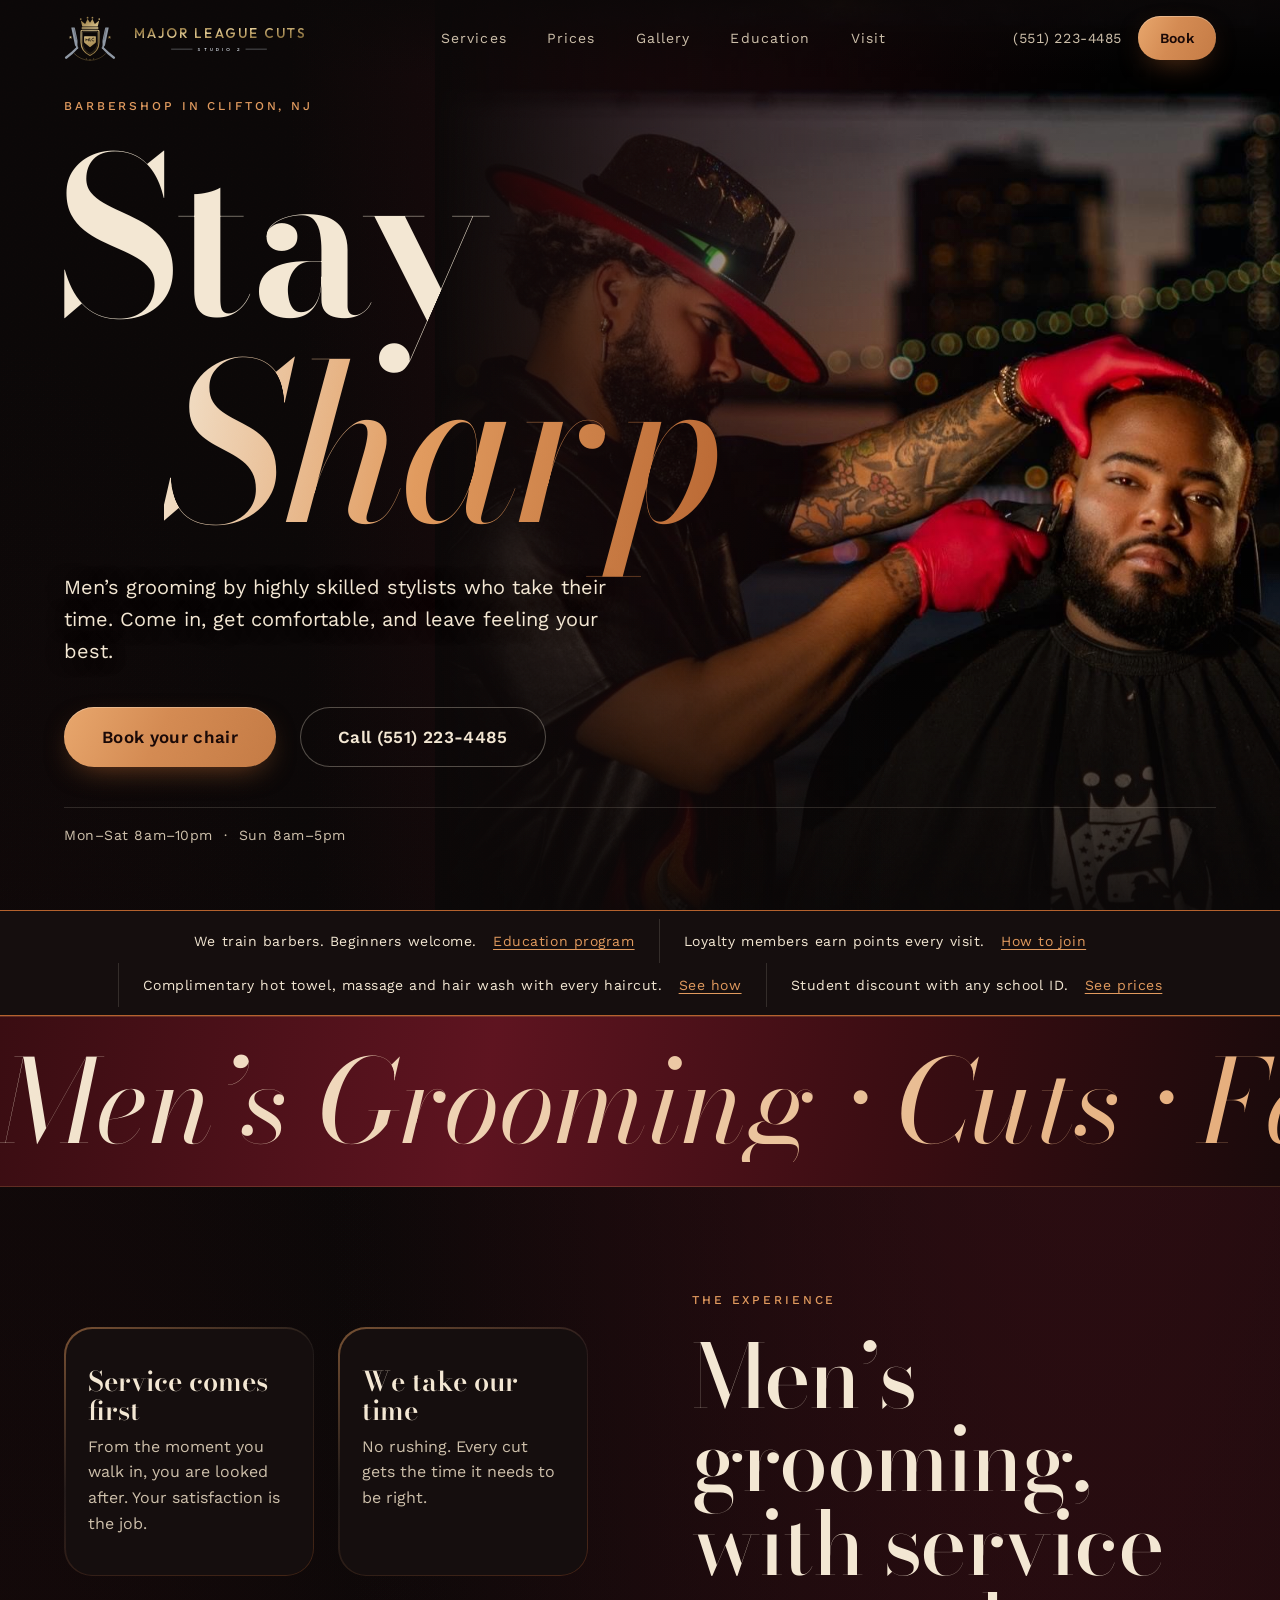
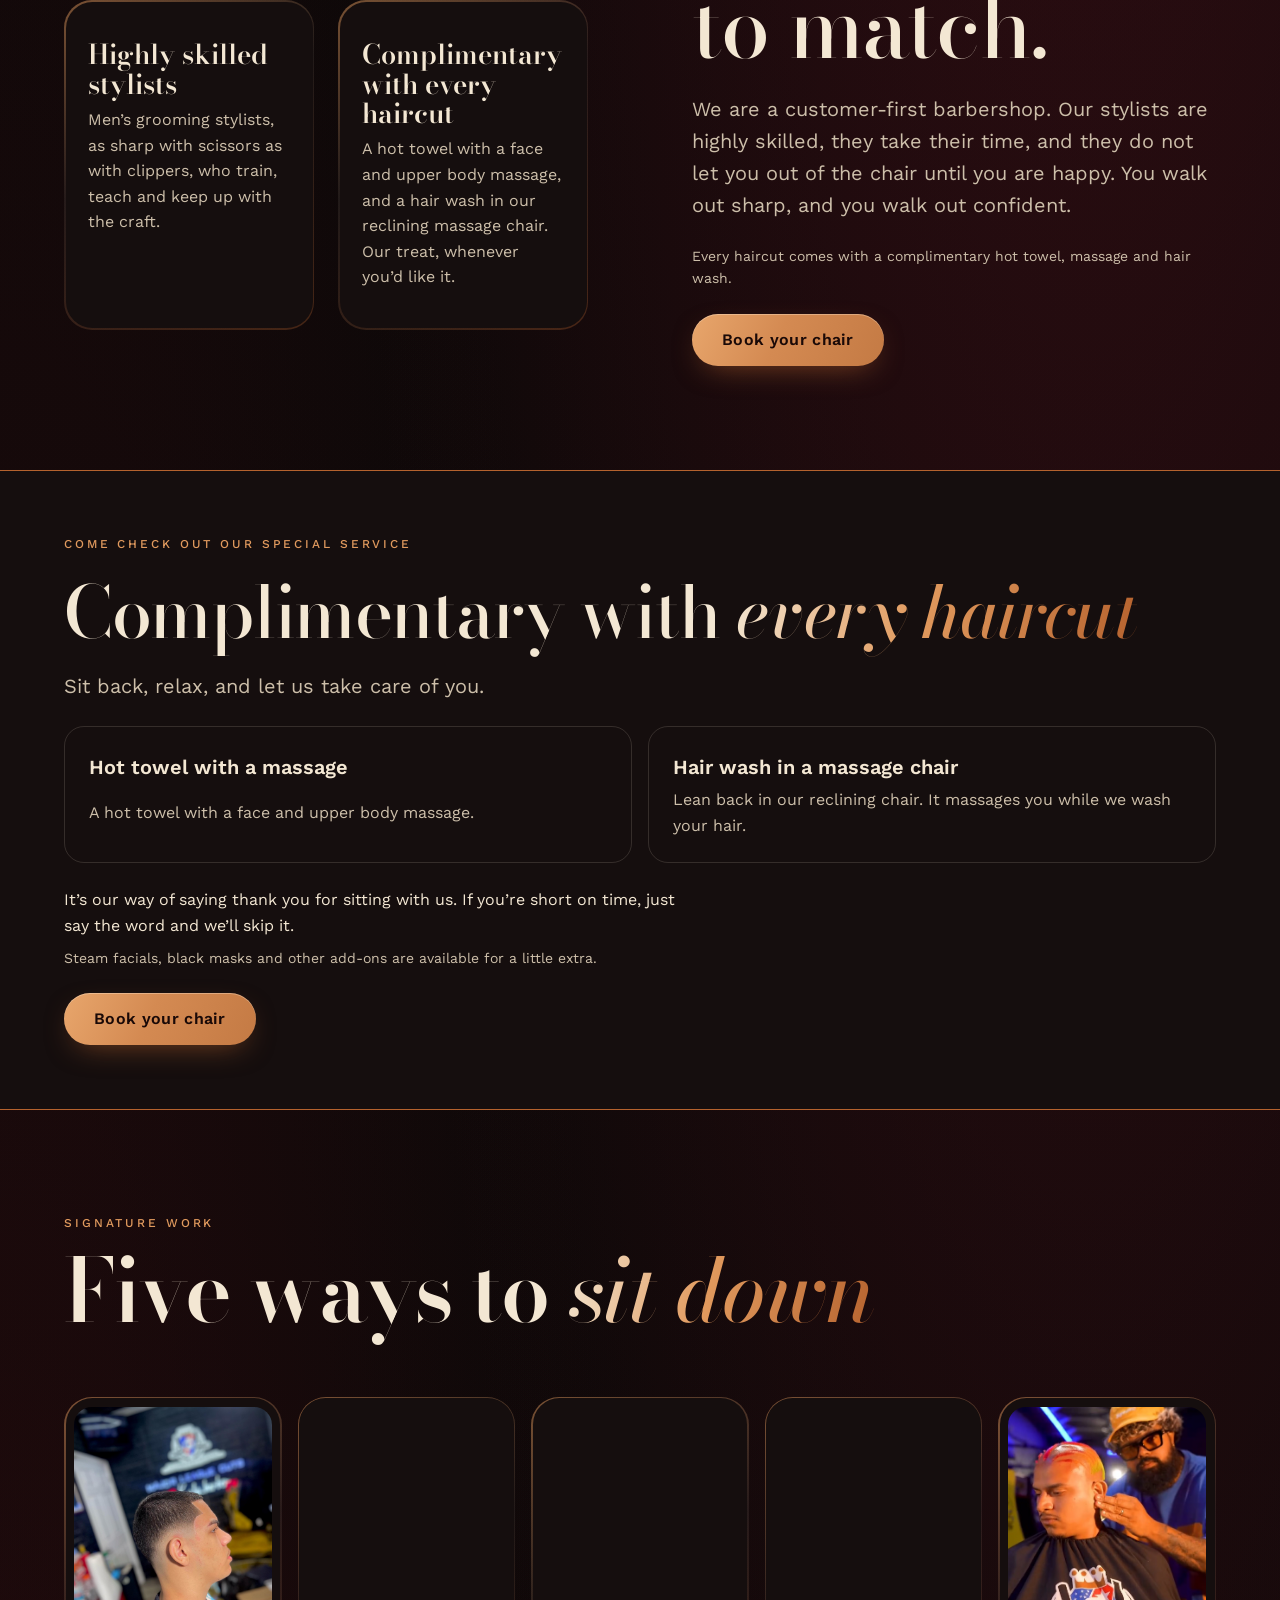
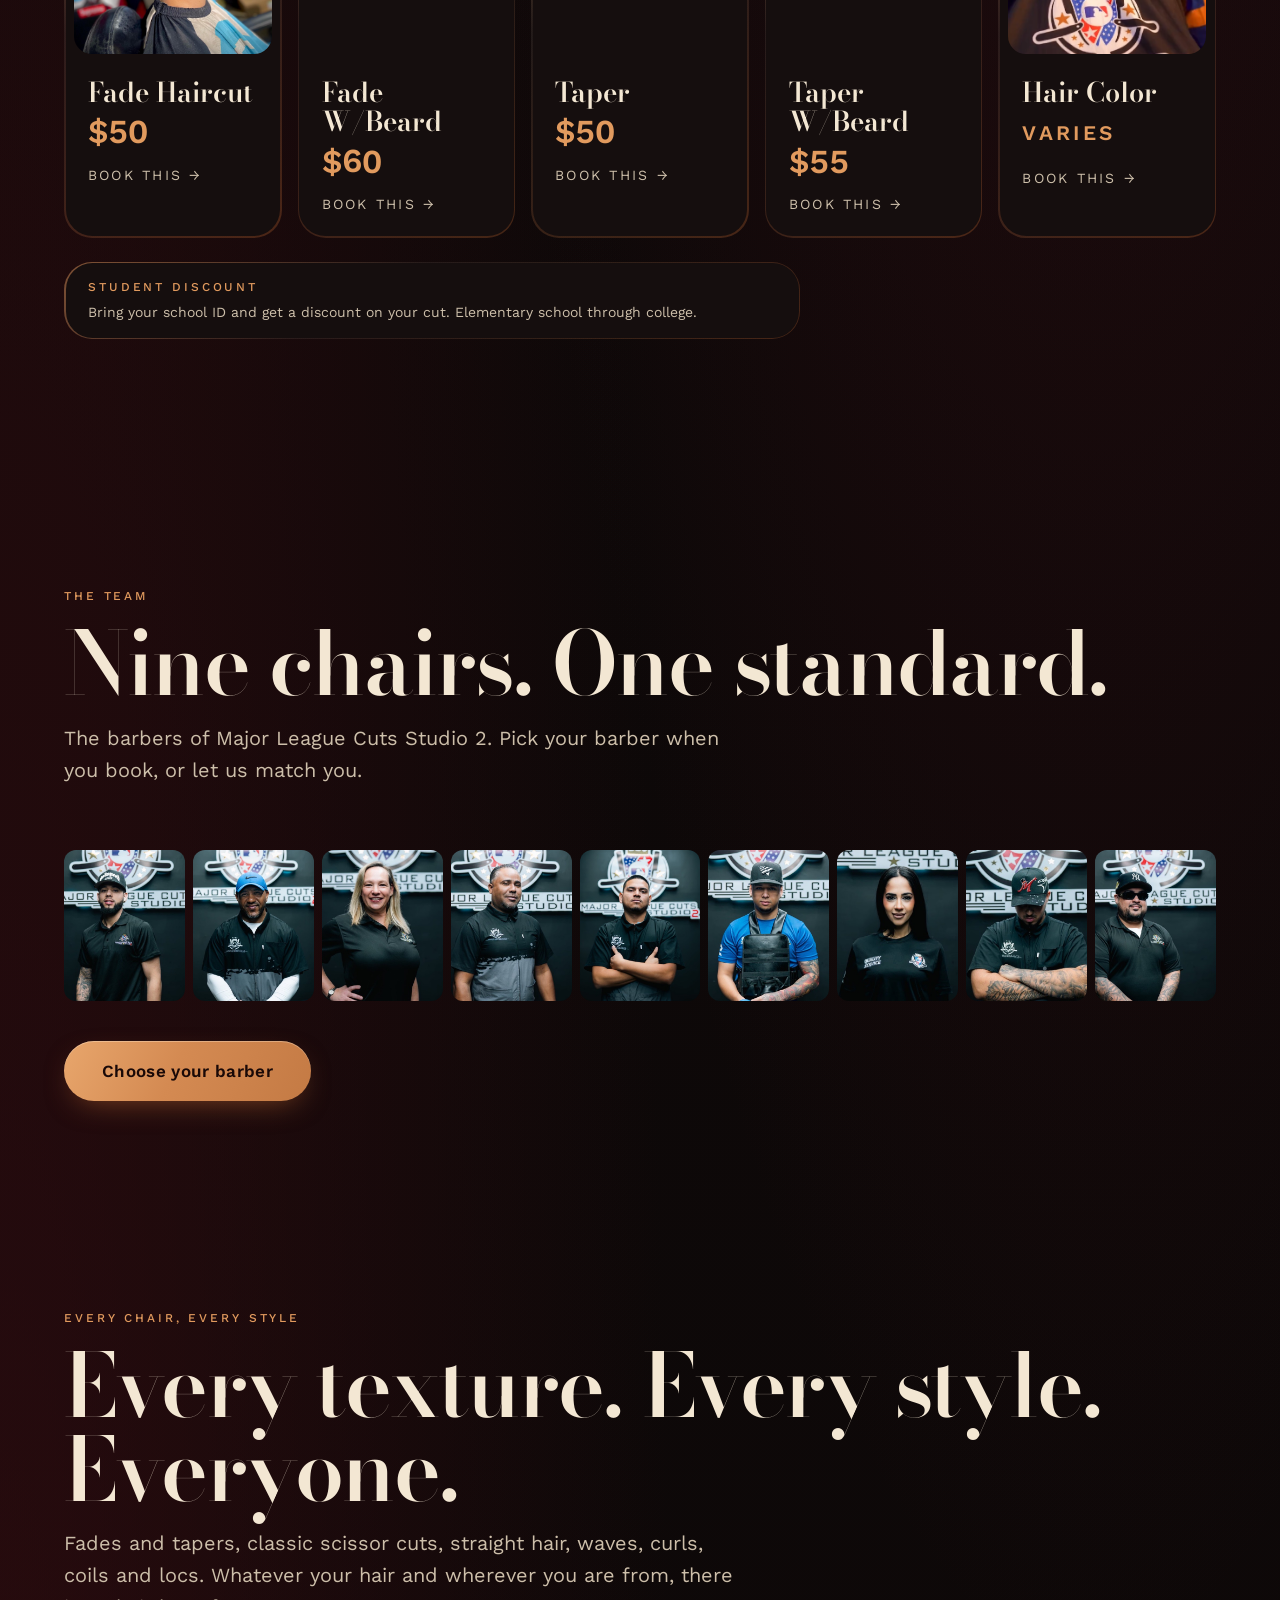
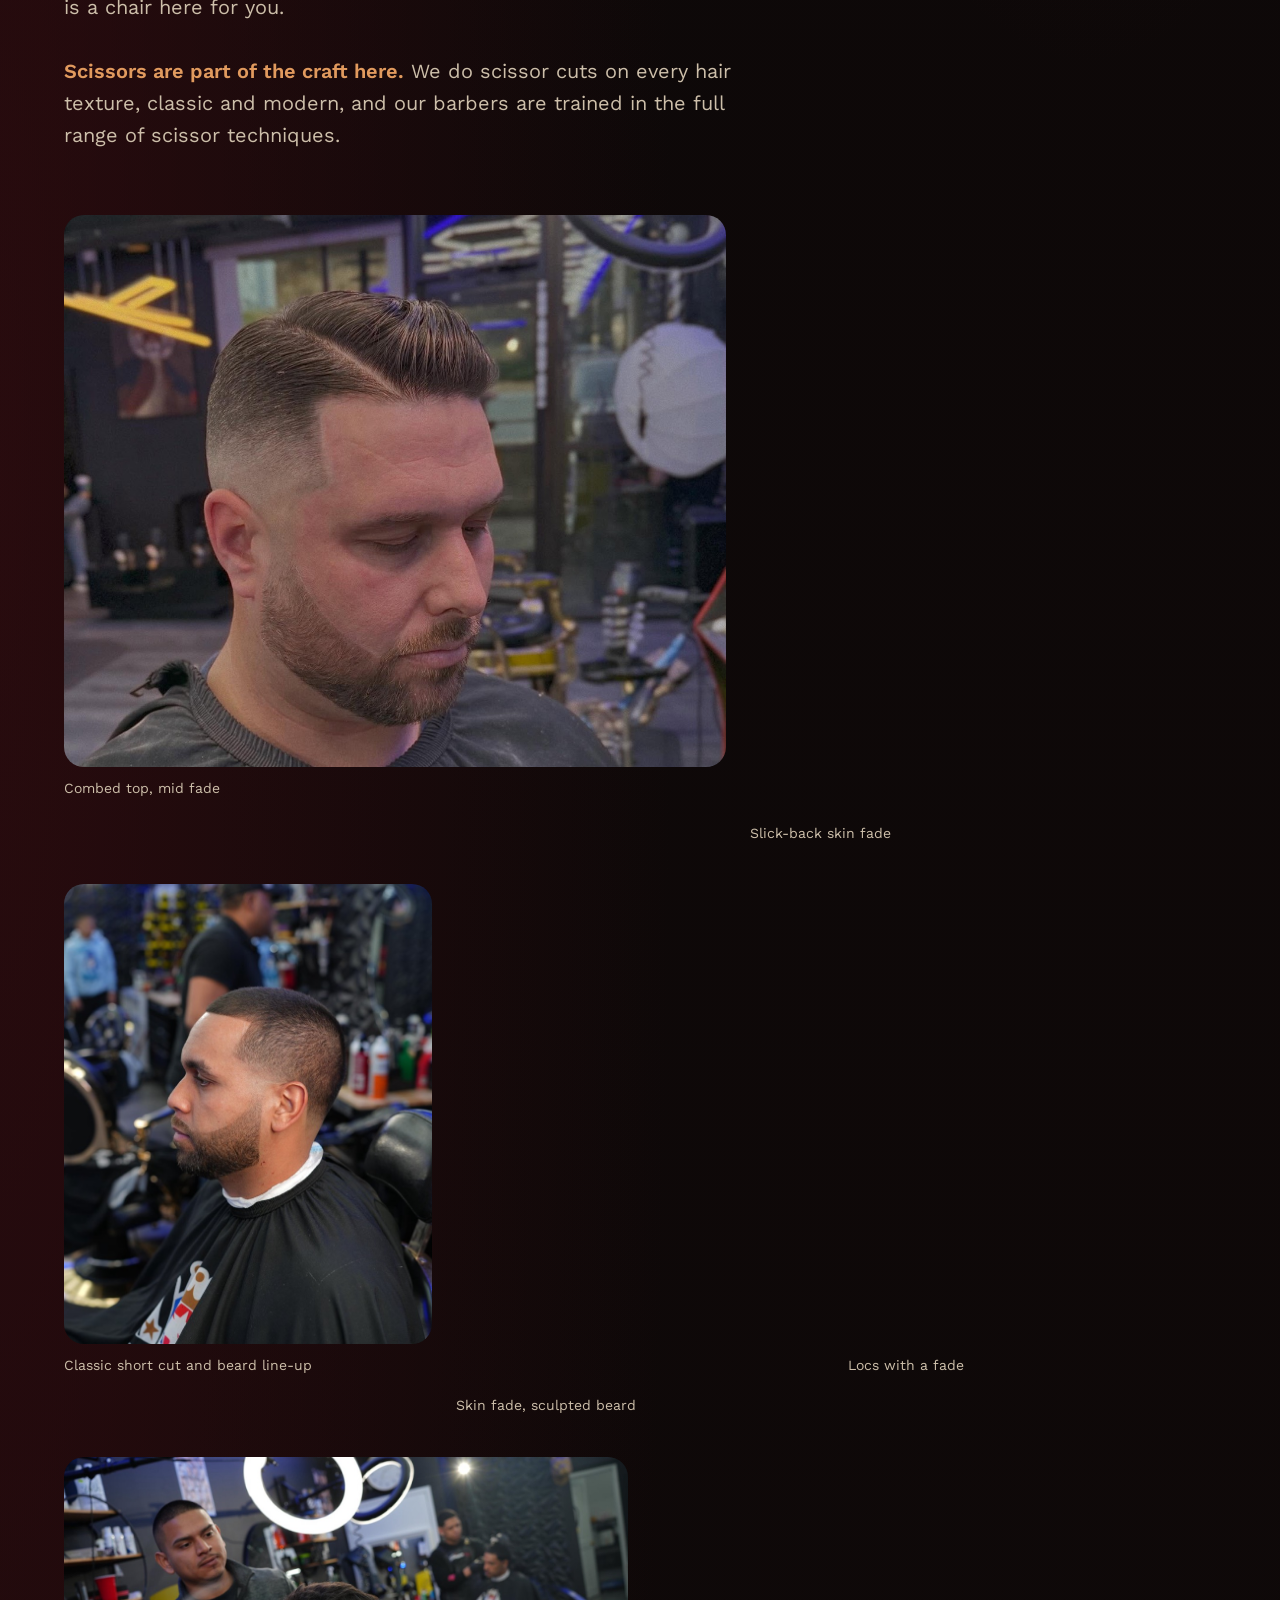
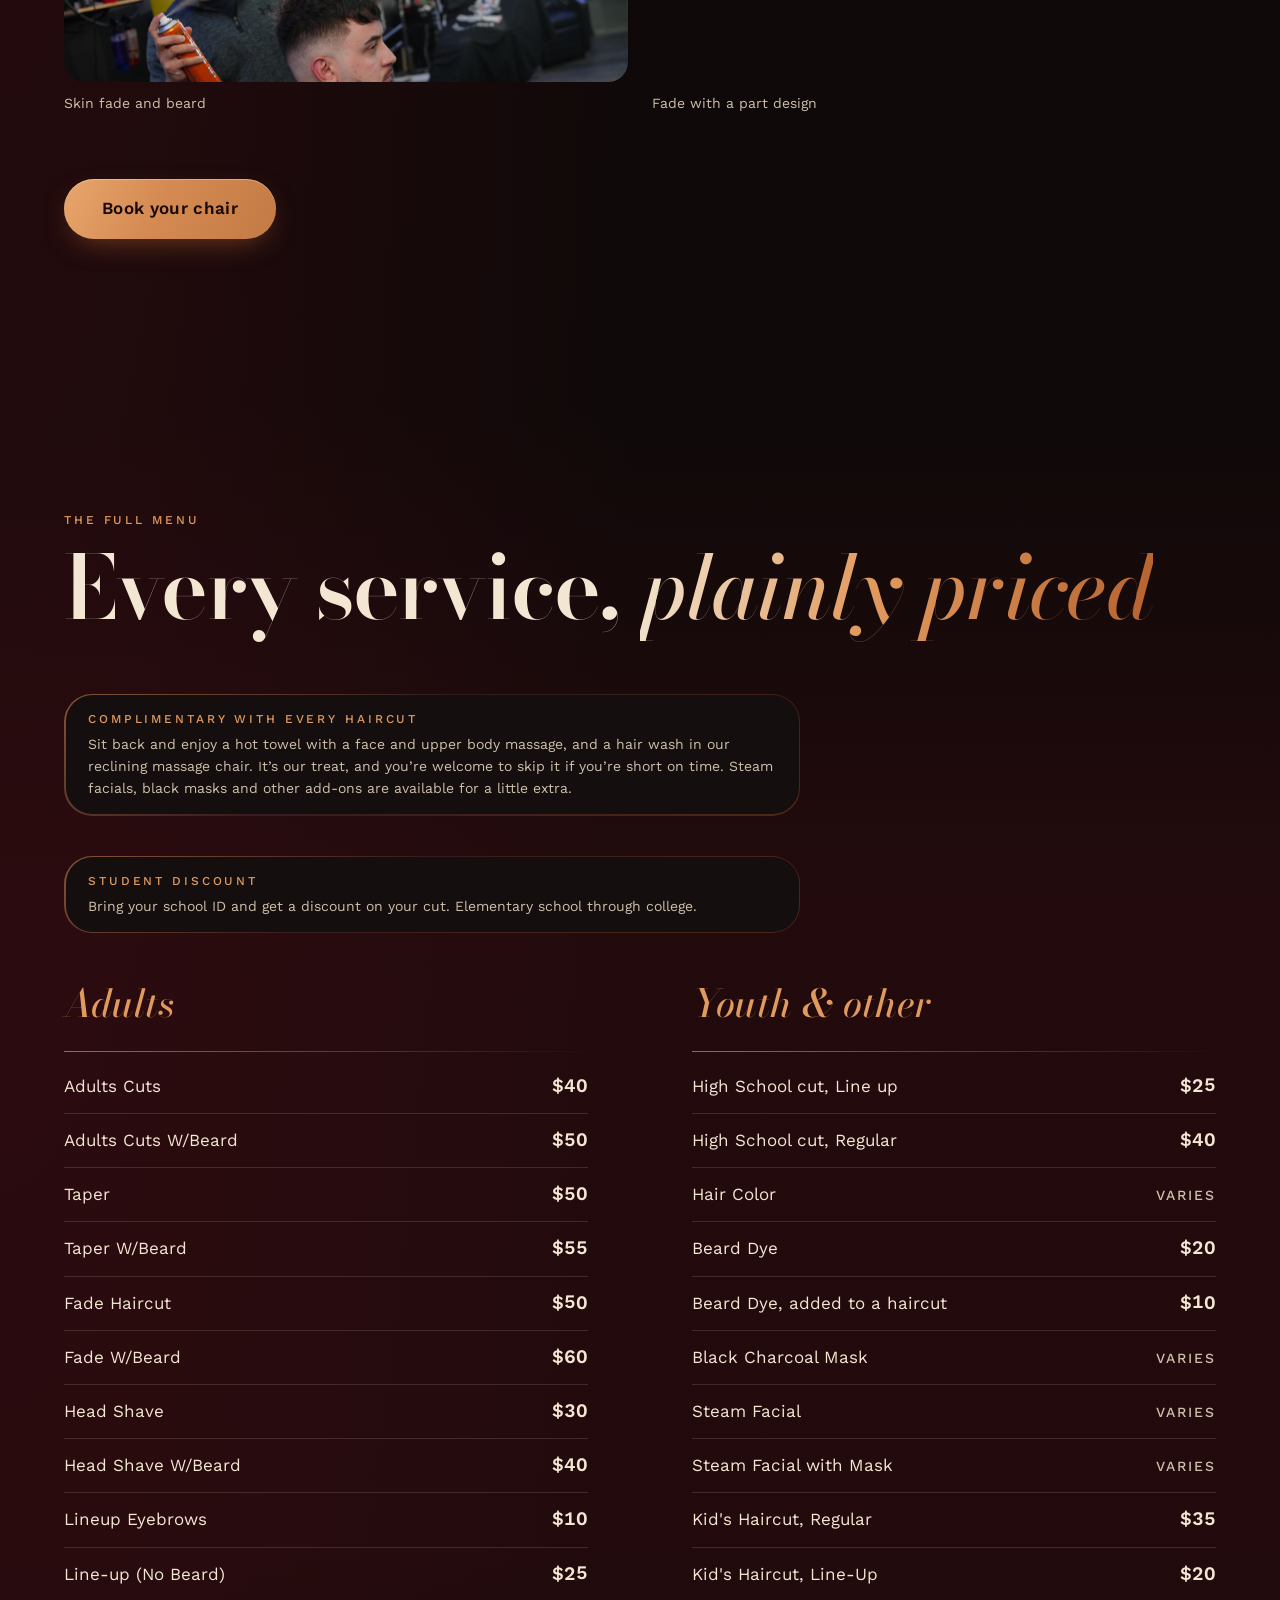
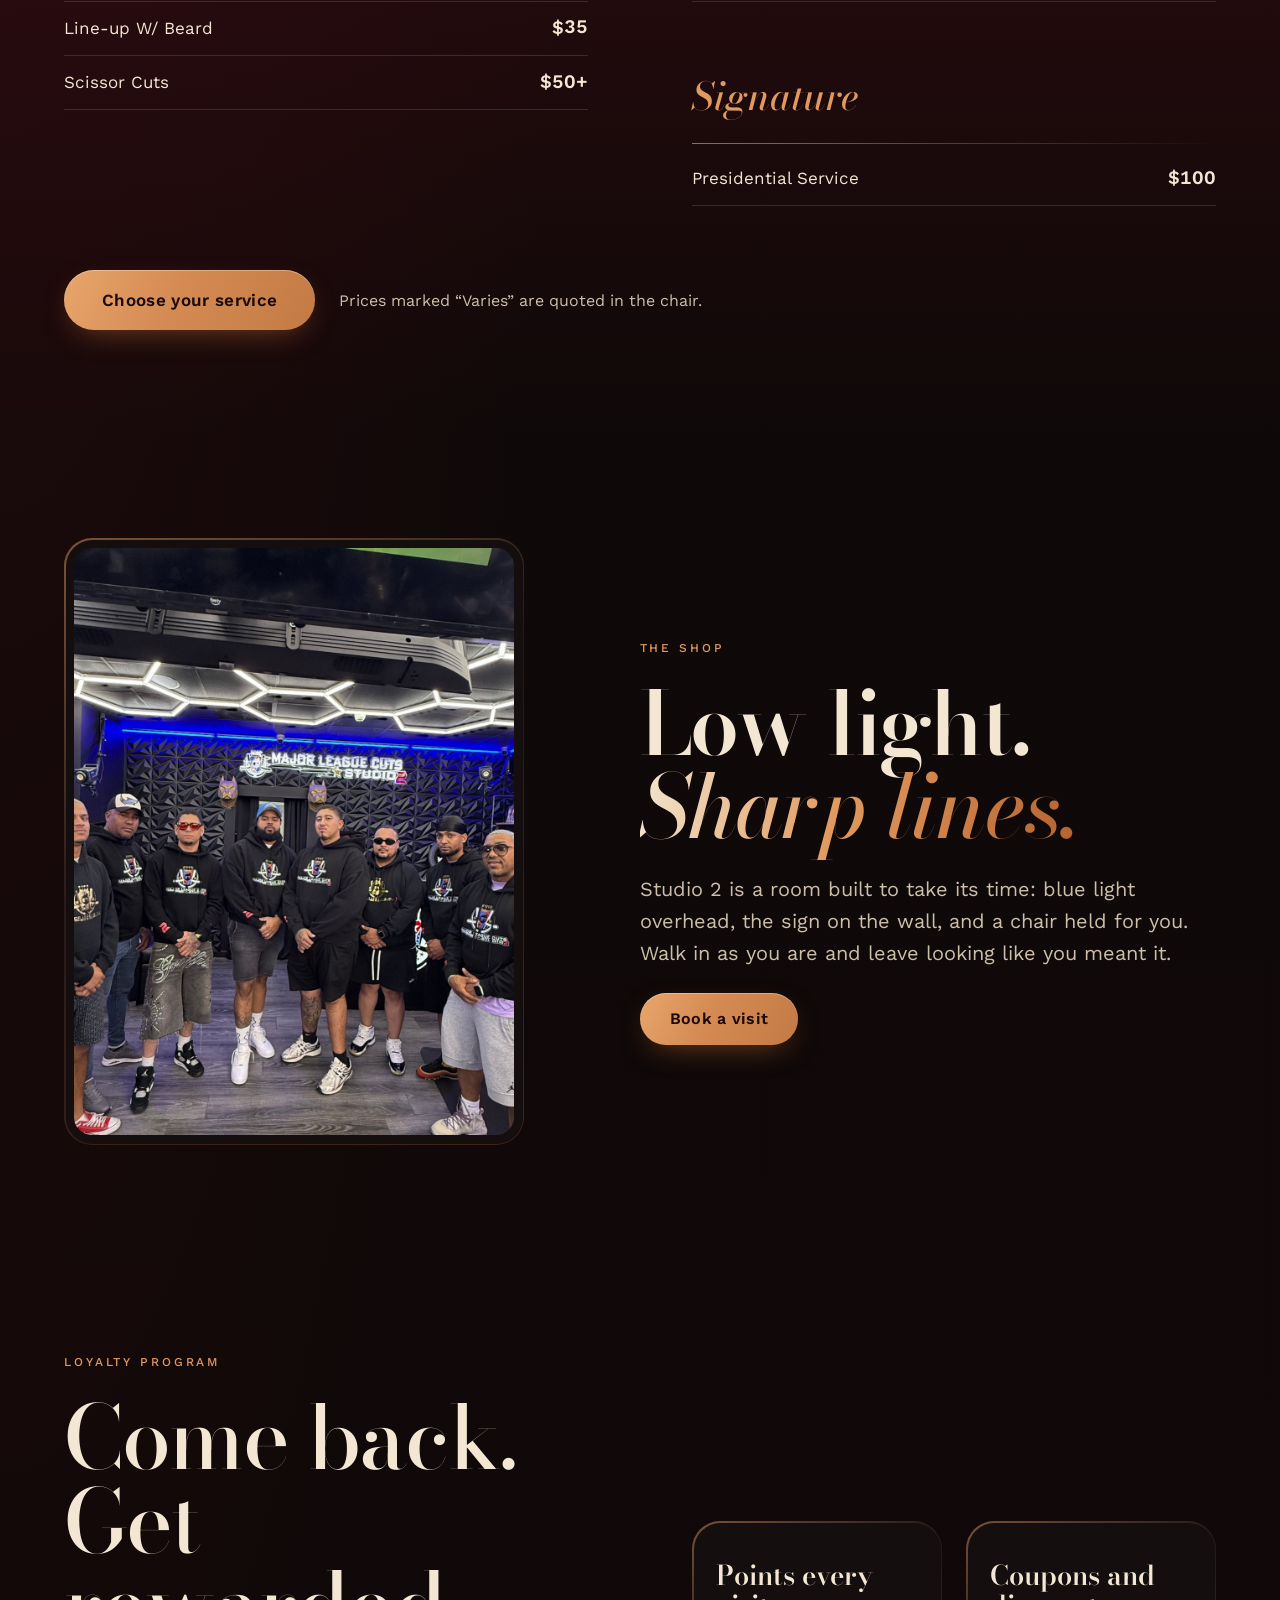
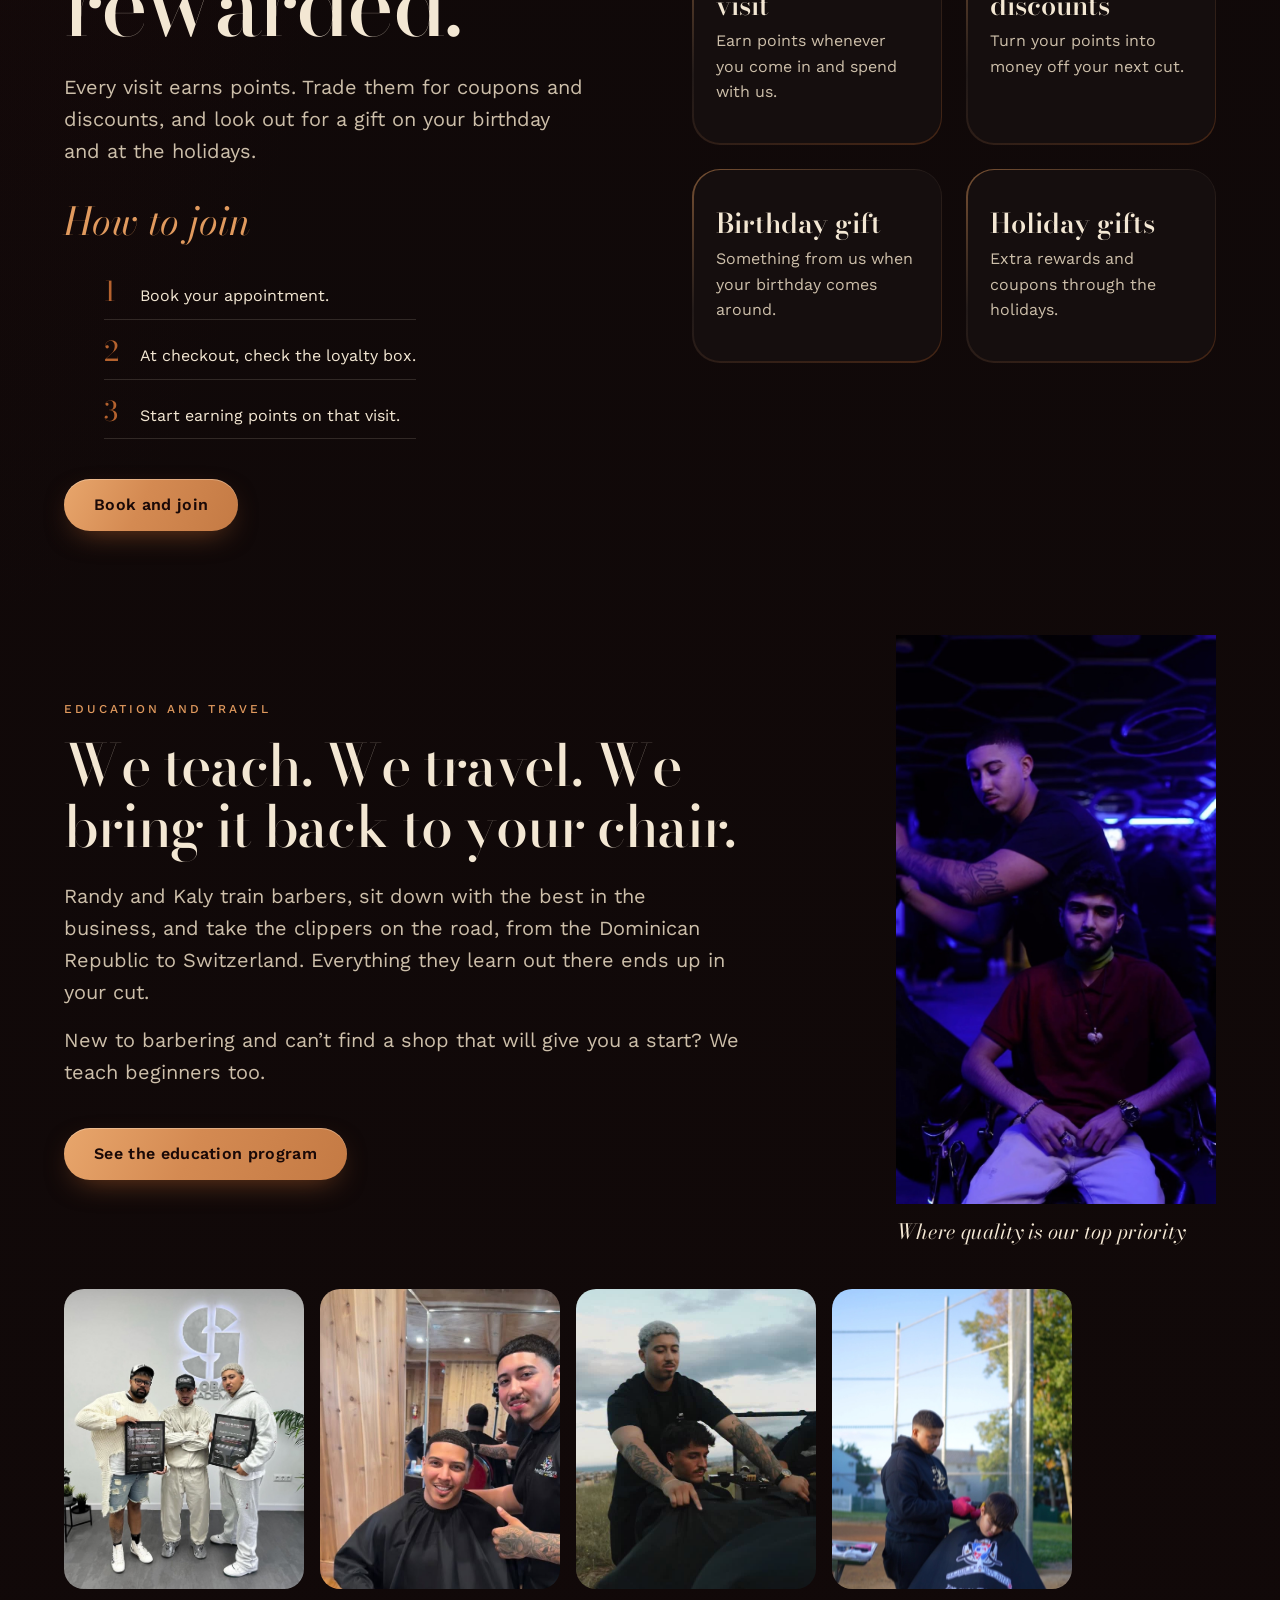
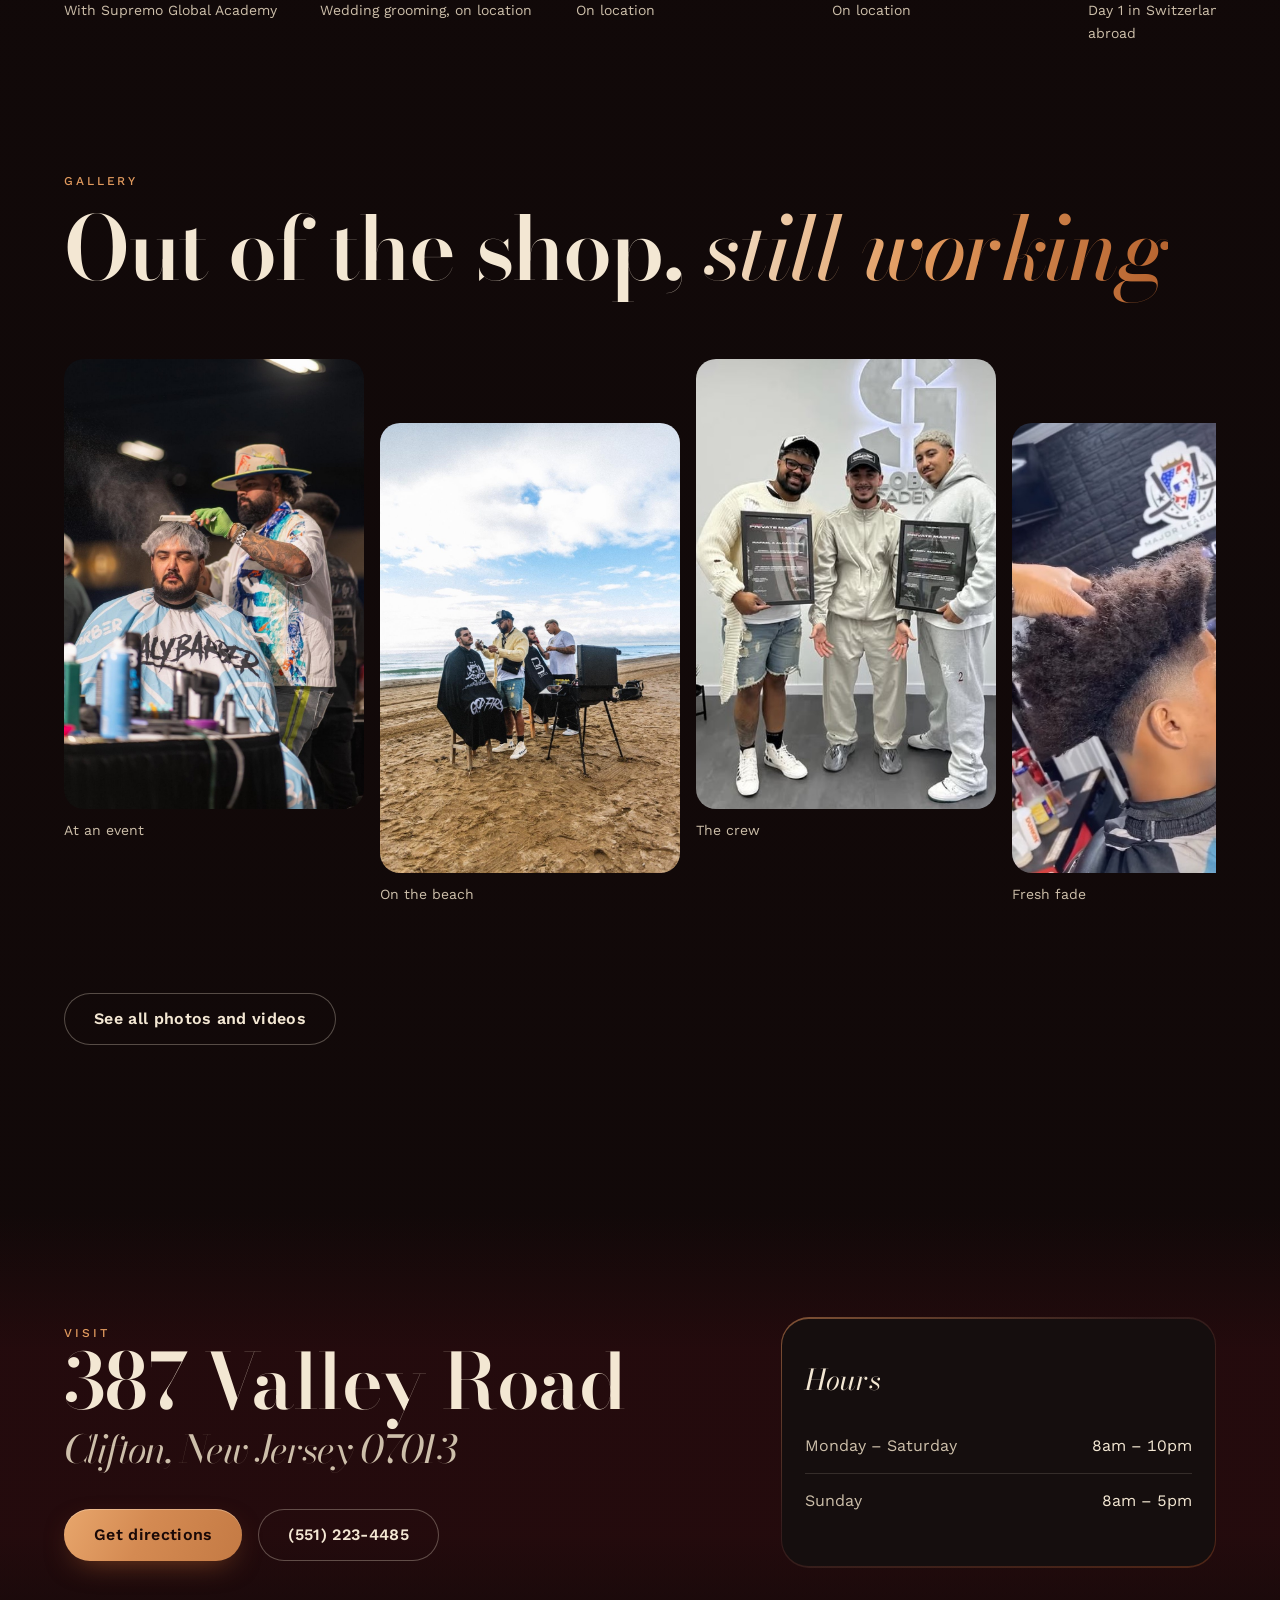
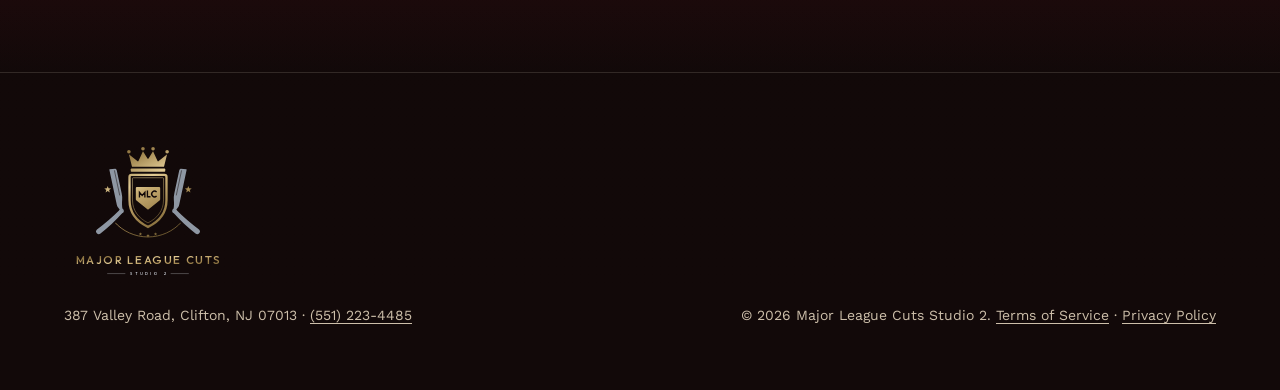
<file: index.html>
<!doctype html>
<html lang="en">
<head>
<meta charset="utf-8">
<meta name="viewport" content="width=device-width, initial-scale=1">
<title>Barbershop in Clifton, NJ | Major League Cuts Studio 2</title>
<meta name="description" content="Major League Cuts Studio 2 is a men's grooming barbershop at 387 Valley Road, Clifton, NJ. Skilled stylists who take their time. A complimentary hot towel, massage and hair wash come with every haircut. Book online.">
<meta name="theme-color" content="#0B0808">
<link rel="preconnect" href="https://fonts.googleapis.com">
<link rel="preconnect" href="https://fonts.gstatic.com" crossorigin>
<link rel="stylesheet" href="https://fonts.googleapis.com/css2?family=Bodoni+Moda:ital,opsz,wght@0,6..96,400..700;1,6..96,400..700&amp;family=Work+Sans:wght@400;500;600&amp;display=swap">
<link rel="canonical" href="https://www.mlcs2.com/">
<link rel="icon" href="favicon-32.png" sizes="32x32" type="image/png">
<link rel="apple-touch-icon" href="apple-touch-icon.png">
<meta property="og:type" content="website">
<meta property="og:site_name" content="Major League Cuts Studio 2">
<meta property="og:url" content="https://www.mlcs2.com/">
<meta property="og:image" content="https://www.mlcs2.com/og-image.jpg">
<meta property="og:image:width" content="1200">
<meta property="og:image:height" content="630">
<meta name="twitter:card" content="summary_large_image">
<script type="application/ld+json">{"@context":"https://schema.org","@type":"BarberShop","name":"Major League Cuts Studio 2","url":"https://www.mlcs2.com/","telephone":"(551) 223-4485","image":"https://www.mlcs2.com/og-image.jpg","address":{"@type":"PostalAddress","streetAddress":"387 Valley Road","addressLocality":"Clifton","addressRegion":"NJ","postalCode":"07013","addressCountry":"US"},"openingHoursSpecification":[{"@type":"OpeningHoursSpecification","dayOfWeek":["Monday","Tuesday","Wednesday","Thursday","Friday","Saturday"],"opens":"08:00","closes":"22:00"},{"@type":"OpeningHoursSpecification","dayOfWeek":"Sunday","opens":"08:00","closes":"17:00"}]}</script>
<meta property="og:title" content="Barbershop in Clifton, NJ | Major League Cuts Studio 2">
<meta property="og:description" content="Major League Cuts Studio 2 is a men's grooming barbershop at 387 Valley Road, Clifton, NJ. Skilled stylists who take their time. A complimentary hot towel, massage and hair wash come with every haircut. Book online.">
<link rel="stylesheet" href="css/style.css">
<script>document.documentElement.classList.add("js")</script>
<script src="js/app.js" defer></script>
</head>
<body class="home">
<a class="skip" href="#main">Skip to content</a>
<header class="site-head">
  <div class="wrap">
    <a class="mark" href="index.html" aria-label="Major League Cuts Studio 2, home"><img class="mark__icon" src="img/logo-1.svg" alt="" width="52" height="52"><img class="mark__word" src="img/logo-2.svg" alt="" width="190" height="33"></a>
    <nav class="nav" aria-label="Primary"><a href="#services">Services</a><a href="#menu">Prices</a><a href="gallery.html">Gallery</a><a href="education.html">Education</a><a href="#visit">Visit</a></nav>
    <div class="head-actions"><a class="head-tel num" href="tel:+15512234485">(551) 223-4485</a><details class="menu"><summary class="menu__btn"><svg width="22" height="22" viewBox="0 0 22 22" fill="none" stroke="currentColor" stroke-width="2" stroke-linecap="round" aria-hidden="true" focusable="false"><path d="M3 6h16M3 11h16M3 16h16"/></svg><span class="sr-only">Menu</span></summary><div class="menu__panel"><nav class="menu__list" aria-label="Menu"><a href="#services">Services</a><a href="#menu">Prices</a><a href="gallery.html">Gallery</a><a href="education.html">Education</a><a href="#loyalty">Loyalty</a><a href="#visit">Visit</a></nav><a class="btn btn--block" href="/book">Book your chair</a><a class="menu__tel num" href="tel:+15512234485">(551) 223-4485</a></div></details><a class="btn btn--sm" href="/book">Book</a></div>
  </div>
</header>
<main id="main">
<section class="hero" aria-labelledby="h1">
  <div class="hero__media"><img src="img/hero-001.jpg" alt="A barber in a black hat with a red brim cuts a client's beard at dusk, a softly lit city skyline and bridge lights behind them." width="1600" height="1142" fetchpriority="high"></div>
  <div class="wrap"><div class="hero__copy">
    <h1 class="eyebrow" id="h1">Barbershop in Clifton, NJ</h1>
    <p class="hero__title display" aria-label="Stay Sharp"><span>Stay</span><span><em class="grad-text">Sharp</em></span></p>
    <p class="hero__sub">Men&rsquo;s grooming by highly skilled stylists who take their time. Come in, get comfortable, and leave feeling your best.</p>
    <div class="hero__cta"><a class="btn btn--lg" href="/book">Book your chair</a><a class="btn btn--ghost btn--lg" href="tel:+15512234485">Call (551) 223-4485</a></div>
    <p class="hero__hours">Mon&ndash;Sat 8am&ndash;10pm &nbsp;&middot;&nbsp; Sun 8am&ndash;5pm</p>
  </div></div>
</section>

<div class="promo"><div class="wrap"><p class="promo__item">We train barbers. Beginners welcome. <a href="education.html">Education program</a></p><p class="promo__item">Loyalty members earn points every visit. <a href="#loyalty">How to join</a></p>
      <p class="promo__item">Complimentary hot towel, massage and hair wash with every haircut. <a href="#complimentary">See how</a></p>
      <p class="promo__item promo__item--wide">Student discount with any school ID. <a href="#menu">See prices</a></p></div></div>

<div class="band" aria-hidden="true"><div class="band__track"><span>Men&rsquo;s Grooming &middot; Cuts &middot; Fades &middot; Tapers &middot; Scissor Cuts &middot; Beards &middot; Hot Towels &middot; </span><span>Men&rsquo;s Grooming &middot; Cuts &middot; Fades &middot; Tapers &middot; Scissor Cuts &middot; Beards &middot; Hot Towels &middot; </span></div></div>

<section class="section" id="experience" aria-labelledby="h-experience">
  <div class="wrap loyalty loyalty--flip">
    <div class="loyalty__text reveal">
      <p class="eyebrow">The experience</p>
      <h2 class="display" id="h-experience">Men&rsquo;s grooming, with service to match.</h2>
      <p class="lede">We are a customer-first barbershop. Our stylists are highly skilled, they take their time, and they do not let you out of the chair until you are happy. You walk out sharp, and you walk out confident.</p>
      <p class="experience__note">Every haircut comes with a complimentary hot towel, massage and hair wash.</p>
      <div><a class="btn" href="/book">Book your chair</a></div>
    </div>
    <ul class="learn loyalty__perks">
      <li class="card ring reveal" style="--d:0s"><div class="learn__in"><h3 class="card__name">Service comes first</h3><p>From the moment you walk in, you are looked after. Your satisfaction is the job.</p></div></li>
      <li class="card ring reveal" style="--d:0.08s"><div class="learn__in"><h3 class="card__name">We take our time</h3><p>No rushing. Every cut gets the time it needs to be right.</p></div></li>
      <li class="card ring reveal" style="--d:0.16s"><div class="learn__in"><h3 class="card__name">Highly skilled stylists</h3><p>Men&rsquo;s grooming stylists, as sharp with scissors as with clippers, who train, teach and keep up with the craft.</p></div></li>
      <li class="card ring reveal" style="--d:0.24s"><div class="learn__in"><h3 class="card__name">Complimentary with every haircut</h3><p>A hot towel with a face and upper body massage, and a hair wash in our reclining massage chair. Our treat, whenever you&rsquo;d like it.</p></div></li>
    </ul>
  </div>
</section>

<section class="comp" id="complimentary" aria-labelledby="h-comp">
  <div class="wrap comp__in reveal">
    <p class="eyebrow">Come check out our special service</p>
    <h2 class="display comp__title" id="h-comp">Complimentary with <em class="grad-text">every haircut</em></h2>
    <p class="lede">Sit back, relax, and let us take care of you.</p>
    <ul class="comp__list">
      <li><strong>Hot towel with a massage</strong><span>A hot towel with a face and upper body massage.</span></li>
      <li><strong>Hair wash in a massage chair</strong><span>Lean back in our reclining chair. It massages you while we wash your hair.</span></li>
    </ul>
    <p class="comp__fine">It&rsquo;s our way of saying thank you for sitting with us. If you&rsquo;re short on time, just say the word and we&rsquo;ll skip it.</p>
    <p class="comp__fine">Steam facials, black masks and other add-ons are available for a little extra.</p>
    <div><a class="btn" href="/book">Book your chair</a></div>
  </div>
</section>
<section class="section" id="services" aria-labelledby="h-services">
  <div class="wrap">
    <div class="section__head reveal"><p class="eyebrow">Signature work</p><h2 class="display" id="h-services">Five ways to <em class="grad-text">sit down</em></h2></div>
    <ul class="cards">
      <li class="card ring reveal" style="--d:0.0s"><a href="/book"><div class="card__img"><img src="img/photo-001.jpg" alt="Side profile of a clean-shaven client with a sharp mid fade, seated in the chair." width="1120" height="1400" loading="lazy" decoding="async"></div><div class="card__body"><h3 class="card__name">Fade Haircut</h3><span class="card__price num roll" data-roll>$50</span><span class="card__go">Book this &rarr;</span></div></a></li>
      <li class="card ring reveal" style="--d:0.08s"><a href="/book"><div class="card__img"><img src="img/photo-002.jpg" alt="Side profile of a client with a tight fade and a trimmed beard, standing by a stone wall." width="787" height="1400" loading="lazy" decoding="async"></div><div class="card__body"><h3 class="card__name">Fade W/Beard</h3><span class="card__price num roll" data-roll>$60</span><span class="card__go">Book this &rarr;</span></div></a></li>
      <li class="card ring reveal" style="--d:0.16s"><a href="/book"><div class="card__img"><img src="img/photo-003.jpg" alt="Back three-quarter view of a client with a textured top and clean tapered sides, seated in the chair." width="1400" height="933" loading="lazy" decoding="async"></div><div class="card__body"><h3 class="card__name">Taper</h3><span class="card__price num roll" data-roll>$50</span><span class="card__go">Book this &rarr;</span></div></a></li>
      <li class="card ring reveal" style="--d:0.24s"><a href="/book"><div class="card__img"><img src="img/photo-004.jpg" alt="Client in the chair with a textured top, tapered sides and a trimmed beard, looking down." width="787" height="1400" loading="lazy" decoding="async"></div><div class="card__body"><h3 class="card__name">Taper W/Beard</h3><span class="card__price num roll" data-roll>$55</span><span class="card__go">Book this &rarr;</span></div></a></li>
      <li class="card ring reveal" style="--d:0.32s"><a href="/book"><div class="card__img"><img src="img/photo-005.jpg" alt="A bearded barber in a yellow cap and orange-tinted glasses works on a client with freshly coloured red and yellow hair, under blue neon light." width="457" height="763" loading="lazy"></div><div class="card__body"><h3 class="card__name">Hair Color</h3><span class="card__price" style="font-size:1.3rem;letter-spacing:.16em;text-transform:uppercase;padding-block:.55rem .6rem">Varies</span><span class="card__go">Book this &rarr;</span></div></a></li>
    </ul>
    <aside class="loyalty-note student-note ring reveal" aria-label="Student discount"><p class="eyebrow">Student discount</p><p>Bring your school ID and get a discount on your cut. Elementary school through college.</p></aside>
  </div>
</section>
<section class="section" id="team" aria-labelledby="h-team">
  <div class="wrap"><div class="section__head reveal"><p class="eyebrow">The team</p><h2 class="display" id="h-team">Nine chairs. One standard.</h2><p class="lede">The barbers of Major League Cuts Studio 2. Pick your barber when you book, or let us match you.</p></div></div>
  <div class="wrap">
    <div class="team reveal"><img src="img/team-001.jpg" alt="Barber at Major League Cuts Studio 2" width="448" height="560" loading="lazy" decoding="async"><img src="img/team-002.jpg" alt="Barber at Major League Cuts Studio 2" width="448" height="560" loading="lazy" decoding="async"><img src="img/team-003.jpg" alt="Barber at Major League Cuts Studio 2" width="448" height="560" loading="lazy" decoding="async"><img src="img/team-004.jpg" alt="Barber at Major League Cuts Studio 2" width="448" height="560" loading="lazy" decoding="async"><img src="img/team-005.jpg" alt="Barber at Major League Cuts Studio 2" width="448" height="560" loading="lazy" decoding="async"><img src="img/team-006.jpg" alt="Barber at Major League Cuts Studio 2" width="448" height="560" loading="lazy" decoding="async"><img src="img/team-007.jpg" alt="Barber at Major League Cuts Studio 2" width="448" height="560" loading="lazy" decoding="async"><img src="img/team-008.jpg" alt="Barber at Major League Cuts Studio 2" width="448" height="560" loading="lazy" decoding="async"><img src="img/team-009.jpg" alt="Barber at Major League Cuts Studio 2" width="448" height="560" loading="lazy" decoding="async"></div>
    <div class="team__cta reveal"><a class="btn btn--lg" href="/book">Choose your barber</a></div>
  </div>
</section>
<section class="section" id="everyone" aria-labelledby="h-everyone">
  <div class="wrap"><div class="section__head reveal"><p class="eyebrow">Every chair, every style</p><h2 class="display" id="h-everyone">Every texture. Every style. Everyone.</h2><p class="lede">Fades and tapers, classic scissor cuts, straight hair, waves, curls, coils and locs. Whatever your hair and wherever you are from, there is a chair here for you.</p>
      <p class="lede scissor"><strong>Scissors are part of the craft here.</strong> We do scissor cuts on every hair texture, classic and modern, and our barbers are trained in the full range of scissor techniques.</p></div></div>
  <div class="wrap every">
    <figure class="every__item every__lead reveal" style="--d:0s"><img src="img/photo-006.jpg" alt="Client in the chair with a short combed-over top and a clean mid fade" width="1120" height="1400" loading="lazy" decoding="async"><figcaption>Combed top, mid fade</figcaption></figure>
    <figure class="every__item every__tall reveal" style="--d:0.08s"><img src="img/photo-007.jpg" alt="Side profile of a client with a slick-back top and a skin fade, standing by a stone wall" width="787" height="1400" loading="lazy" decoding="async"><figcaption>Slick-back skin fade</figcaption></figure>
    <figure class="every__item every__third reveal" style="--d:0s"><img src="img/photo-008.jpg" alt="Seated client in profile with a short, neat classic cut and a sharp beard line-up" width="1400" height="933" loading="lazy" decoding="async"><figcaption>Classic short cut and beard line-up</figcaption></figure>
    <figure class="every__item every__third reveal" style="--d:0.08s"><img src="img/photo-009.jpg" alt="Close side view of a skin fade with a sculpted, sharply lined beard" width="1235" height="1400" loading="lazy" decoding="async"><figcaption>Skin fade, sculpted beard</figcaption></figure>
    <figure class="every__item every__third every__locs reveal" style="--d:0.16s"><img src="img/photo-010.jpg" alt="Client in profile with locs on top, faded sides and a groomed beard" width="1050" height="1400" loading="lazy" decoding="async"><figcaption>Locs with a fade</figcaption></figure>
    <figure class="every__item every__wide every__wide--a reveal" style="--d:0s"><img src="img/photo-011.jpg" alt="Barber finishing a skin fade and beard on a client in front of a ring light" width="1400" height="933" loading="lazy" decoding="async"><figcaption>Skin fade and beard</figcaption></figure>
    <figure class="every__item every__wide every__wide--b reveal" style="--d:0.08s"><img src="img/photo-012.jpg" alt="Client in profile with a part design shaved into a fade, being sprayed by the barber" width="1400" height="933" loading="lazy" decoding="async"><figcaption>Fade with a part design</figcaption></figure>
  </div>
  <div class="wrap every__cta reveal"><a class="btn btn--lg" href="/book">Book your chair</a></div>
</section>
<section class="section menu" id="menu" aria-labelledby="h-menu">
  <div class="wrap">
    <div class="section__head reveal"><p class="eyebrow">The full menu</p><h2 class="display" id="h-menu">Every service, <em class="grad-text">plainly priced</em></h2></div>
    <aside class="loyalty-note student-note ring reveal" aria-label="Complimentary service"><p class="eyebrow">Complimentary with every haircut</p><p>Sit back and enjoy a hot towel with a face and upper body massage, and a hair wash in our reclining massage chair. It&rsquo;s our treat, and you&rsquo;re welcome to skip it if you&rsquo;re short on time. Steam facials, black masks and other add-ons are available for a little extra.</p></aside>
    <aside class="loyalty-note student-note ring reveal" aria-label="Student discount"><p class="eyebrow">Student discount</p><p>Bring your school ID and get a discount on your cut. Elementary school through college.</p></aside>
    <div class="menu__grid">
      <div class="menu__group reveal"><h3>Adults</h3><ul>
          <li class="row"><span class="row__name">Adults Cuts</span><span class="row__lead"></span><span class="row__price num" data-roll>$40</span></li>
          <li class="row"><span class="row__name">Adults Cuts W/Beard</span><span class="row__lead"></span><span class="row__price num" data-roll>$50</span></li>
          <li class="row"><span class="row__name">Taper</span><span class="row__lead"></span><span class="row__price num" data-roll>$50</span></li>
          <li class="row"><span class="row__name">Taper W/Beard</span><span class="row__lead"></span><span class="row__price num" data-roll>$55</span></li>
          <li class="row"><span class="row__name">Fade Haircut</span><span class="row__lead"></span><span class="row__price num" data-roll>$50</span></li>
          <li class="row"><span class="row__name">Fade W/Beard</span><span class="row__lead"></span><span class="row__price num" data-roll>$60</span></li>
          <li class="row"><span class="row__name">Head Shave</span><span class="row__lead"></span><span class="row__price num" data-roll>$30</span></li>
          <li class="row"><span class="row__name">Head Shave W/Beard</span><span class="row__lead"></span><span class="row__price num" data-roll>$40</span></li>
          <li class="row"><span class="row__name">Lineup Eyebrows</span><span class="row__lead"></span><span class="row__price num" data-roll>$10</span></li>
          <li class="row"><span class="row__name">Line-up (No Beard)</span><span class="row__lead"></span><span class="row__price num" data-roll>$25</span></li>
          <li class="row"><span class="row__name">Line-up W/ Beard</span><span class="row__lead"></span><span class="row__price num" data-roll>$35</span></li>
          <li class="row"><span class="row__name">Scissor Cuts</span><span class="row__lead"></span><span class="row__price num">$50+</span></li>
      </ul></div>
      <div>
        <div class="menu__group reveal"><h3>Youth &amp; other</h3><ul>
          <li class="row"><span class="row__name">High School cut, Line up</span><span class="row__lead"></span><span class="row__price num" data-roll>$25</span></li>
          <li class="row"><span class="row__name">High School cut, Regular</span><span class="row__lead"></span><span class="row__price num" data-roll>$40</span></li>
          <li class="row"><span class="row__name">Hair Color</span><span class="row__lead"></span><span class="row__price is-varies">Varies</span></li>
          <li class="row"><span class="row__name">Beard Dye</span><span class="row__lead"></span><span class="row__price num" data-roll>$20</span></li>
          <li class="row"><span class="row__name">Beard Dye, added to a haircut</span><span class="row__lead"></span><span class="row__price num" data-roll>$10</span></li>
          <li class="row"><span class="row__name">Black Charcoal Mask</span><span class="row__lead"></span><span class="row__price is-varies">Varies</span></li>
          <li class="row"><span class="row__name">Steam Facial</span><span class="row__lead"></span><span class="row__price is-varies">Varies</span></li>
          <li class="row"><span class="row__name">Steam Facial with Mask</span><span class="row__lead"></span><span class="row__price is-varies">Varies</span></li>
          <li class="row"><span class="row__name">Kid&#x27;s Haircut, Regular</span><span class="row__lead"></span><span class="row__price num" data-roll>$35</span></li>
          <li class="row"><span class="row__name">Kid&#x27;s Haircut, Line-Up</span><span class="row__lead"></span><span class="row__price num" data-roll>$20</span></li>
        </ul></div>
        <div class="menu__group reveal"><h3>Signature</h3><ul>
          <li class="row"><span class="row__name">Presidential Service</span><span class="row__lead"></span><span class="row__price num" data-roll>$100</span></li>
        </ul></div>
      </div>
    </div>
    <div class="menu__cta reveal"><a class="btn btn--lg" href="/book">Choose your service</a><p>Prices marked &ldquo;Varies&rdquo; are quoted in the chair.</p></div>
  </div>
</section>

<section class="section" aria-labelledby="h-shop">
  <div class="wrap shop">
    <figure class="shop__photo ring reveal"><img src="img/photo-013.jpg" alt="Three members of the team stand together inside the shop under blue LED ceiling light, the shop sign glowing on the wall behind them." width="1050" height="1400" loading="lazy"></figure>
    <div class="shop__text reveal">
      <p class="eyebrow">The shop</p>
      <h2 class="display" id="h-shop">Low light. <em class="grad-text">Sharp lines.</em></h2>
      <p class="lede">Studio 2 is a room built to take its time: blue light overhead, the sign on the wall, and a chair held for you. Walk in as you are and leave looking like you meant it.</p>
      <div><a class="btn" href="/book">Book a visit</a></div>
    </div>
  </div>
</section>

<section class="section" id="loyalty" aria-labelledby="h-loyalty">
  <div class="wrap loyalty">
    <div class="loyalty__text reveal">
      <p class="eyebrow">Loyalty program</p>
      <h2 class="display" id="h-loyalty">Come back. Get rewarded.</h2>
      <p class="lede">Every visit earns points. Trade them for coupons and discounts, and look out for a gift on your birthday and at the holidays.</p>
      <div class="loyalty__join">
        <h3 class="loyalty__join-title">How to join</h3>
        <ol class="steps">
          <li>Book your appointment.</li>
          <li>At checkout, check the loyalty box.</li>
          <li>Start earning points on that visit.</li>
        </ol>
      </div>
      <div><a class="btn" href="/book">Book and join</a></div>
    </div>
    <ul class="learn loyalty__perks">
      <li class="card ring reveal" style="--d:0s"><div class="learn__in"><h3 class="card__name">Points every visit</h3><p>Earn points whenever you come in and spend with us.</p></div></li>
      <li class="card ring reveal" style="--d:0.08s"><div class="learn__in"><h3 class="card__name">Coupons and discounts</h3><p>Turn your points into money off your next cut.</p></div></li>
      <li class="card ring reveal" style="--d:0.16s"><div class="learn__in"><h3 class="card__name">Birthday gift</h3><p>Something from us when your birthday comes around.</p></div></li>
      <li class="card ring reveal" style="--d:0.24s"><div class="learn__in"><h3 class="card__name">Holiday gifts</h3><p>Extra rewards and coupons through the holidays.</p></div></li>
    </ul>
  </div>
</section>

<section class="section" id="education" aria-labelledby="h-education" style="padding-top:0">
  <div class="wrap edu">
    <div class="edu__text reveal">
      <p class="eyebrow">Education and travel</p>
      <h2 class="display" id="h-education">We teach. We travel. We bring it back to your chair.</h2>
      <p class="lede">Randy and Kaly train barbers, sit down with the best in the business, and take the clippers on the road, from the Dominican Republic to Switzerland. Everything they learn out there ends up in your cut.</p>
      <p class="lede edu__more">New to barbering and can&rsquo;t find a shop that will give you a start? We teach beginners too.</p>
      <div class="edu__cta"><a class="btn" href="education.html">See the education program</a></div>
    </div>
    <figure class="feat reveal"><img src="img/photo-014.jpg" alt="Major League Cuts: Where quality is our top priority" width="787" height="1400" loading="lazy" decoding="async"><figcaption><span class="feat__title">Where quality is our top priority</span></figcaption></figure>
  </div>
  <div class="wrap"><div class="strip edu__row" tabindex="0" role="region" aria-label="Education and travel, scroll sideways">
      <figure class="tile"><img src="img/photo-015.jpg" alt="With Supremo Global Academy" width="1326" height="1363" loading="lazy" decoding="async"><figcaption>With Supremo Global Academy</figcaption></figure>
      <figure class="tile"><img src="img/photo-016.jpg" alt="Wedding grooming, on location" width="640" height="1136" loading="lazy" decoding="async"><figcaption>Wedding grooming, on location</figcaption></figure>
      <figure class="tile"><img src="img/photo-017.jpg" alt="On location" width="640" height="1136" loading="lazy" decoding="async"><figcaption>On location</figcaption></figure>
      <figure class="tile"><img src="img/photo-018.jpg" alt="On location" width="788" height="1400" loading="lazy" decoding="async"><figcaption>On location</figcaption></figure>
      <figure class="tile"><img src="img/photo-019.jpg" alt="Day 1 in Switzerland: cutting hair abroad" width="720" height="1280" loading="lazy" decoding="async"><figcaption>Day 1 in Switzerland: cutting hair abroad</figcaption></figure>
      <figure class="tile"><img src="img/photo-020.jpg" alt="Day 2 in Switzerland: Bellinzona" width="720" height="1280" loading="lazy" decoding="async"><figcaption>Day 2 in Switzerland: Bellinzona</figcaption></figure>
      <figure class="tile"><img src="img/photo-021.jpg" alt="Switzerland" width="1050" height="1400" loading="lazy" decoding="async"><figcaption>Switzerland</figcaption></figure>
  </div></div>
</section>

<section class="section" id="gallery" aria-labelledby="h-gallery" style="padding-top:0">
  <div class="wrap"><div class="section__head reveal"><p class="eyebrow">Gallery</p><h2 class="display" id="h-gallery">Out of the shop, <em class="grad-text">still working</em></h2></div></div>
  <div class="wrap"><div class="strip" tabindex="0" role="region" aria-label="Gallery, scroll sideways">
    <figure><img src="img/photo-022.jpg" alt="A barber in a painted wide-brim hat combs and sprays a client's silver hair at an event, bottles of product blurred in the foreground." width="934" height="1400" loading="lazy"><figcaption>At an event</figcaption></figure>
    <figure><img src="img/photo-023.jpg" alt="Two barbers cut hair on folding stools on an open beach under a wide cloudy sky, a mirrored station case beside them." width="933" height="1400" loading="lazy"><figcaption>On the beach</figcaption></figure>
    <figure><img src="img/photo-024.jpg" alt="Three men stand smiling in a bright room, two of them holding framed certificates, a lit sign on the wall behind." width="496" height="685" loading="lazy"><figcaption>The crew</figcaption></figure>
    <figure><img src="img/photo-025.jpg" alt="A client's fresh high fade seen from the side inside the shop, the shop sign glowing on a dark brick wall." width="498" height="736" loading="lazy"><figcaption>Fresh fade</figcaption></figure>
  </div></div>
  <div class="wrap every__cta reveal"><a class="btn btn--ghost" href="gallery.html">See all photos and videos</a></div>
</section>

<section class="section menu" id="visit" aria-labelledby="h-visit">
  <div class="wrap visit">
    <div class="reveal">
      <p class="eyebrow">Visit</p>
      <h2 class="visit__addr display" id="h-visit">387 Valley Road<span>Clifton, New Jersey 07013</span></h2>
      <div class="visit__links"><a class="btn" href="https://www.google.com/maps/search/?api=1&query=387+Valley+Road,+Clifton,+NJ+07013">Get directions</a><a class="btn btn--ghost" href="tel:+15512234485">(551) 223-4485</a></div>
    </div>
    <div class="hours ring reveal"><h3>Hours</h3><dl>
      <div><dt>Monday &ndash; Saturday</dt><dd>8am &ndash; 10pm</dd></div>
      <div><dt>Sunday</dt><dd>8am &ndash; 5pm</dd></div></dl></div>
  </div>
</section>
</main>
<footer class="site-foot"><div class="wrap">
  <div><a class="mark" href="index.html" aria-label="Major League Cuts Studio 2, home"><img class="mark__full" src="img/logo-3.svg" alt="" width="168" height="147"></a><p style="margin-top:14px">387 Valley Road, Clifton, NJ 07013 &middot; <a href="tel:+15512234485">(551) 223-4485</a></p></div>
  <p>&copy; 2026 Major League Cuts Studio 2. <a href="/terms">Terms of Service</a> &middot; <a href="/privacy">Privacy Policy</a></p>
</div></footer>
<div class="bookbar"><a class="btn btn--lg" href="/book">Book your chair</a><a class="btn btn--ghost btn--lg" href="tel:+15512234485" aria-label="Call (551) 223-4485"><svg width="22" height="22" viewBox="0 0 24 24" fill="none" stroke="currentColor" stroke-width="1.6" aria-hidden="true"><path d="M5 4h4l2 5-2.5 1.5a11 11 0 0 0 5 5L15 13l5 2v4a2 2 0 0 1-2 2A16 16 0 0 1 3 6a2 2 0 0 1 2-2z"/></svg></a></div>
</body>
</html>
</file>
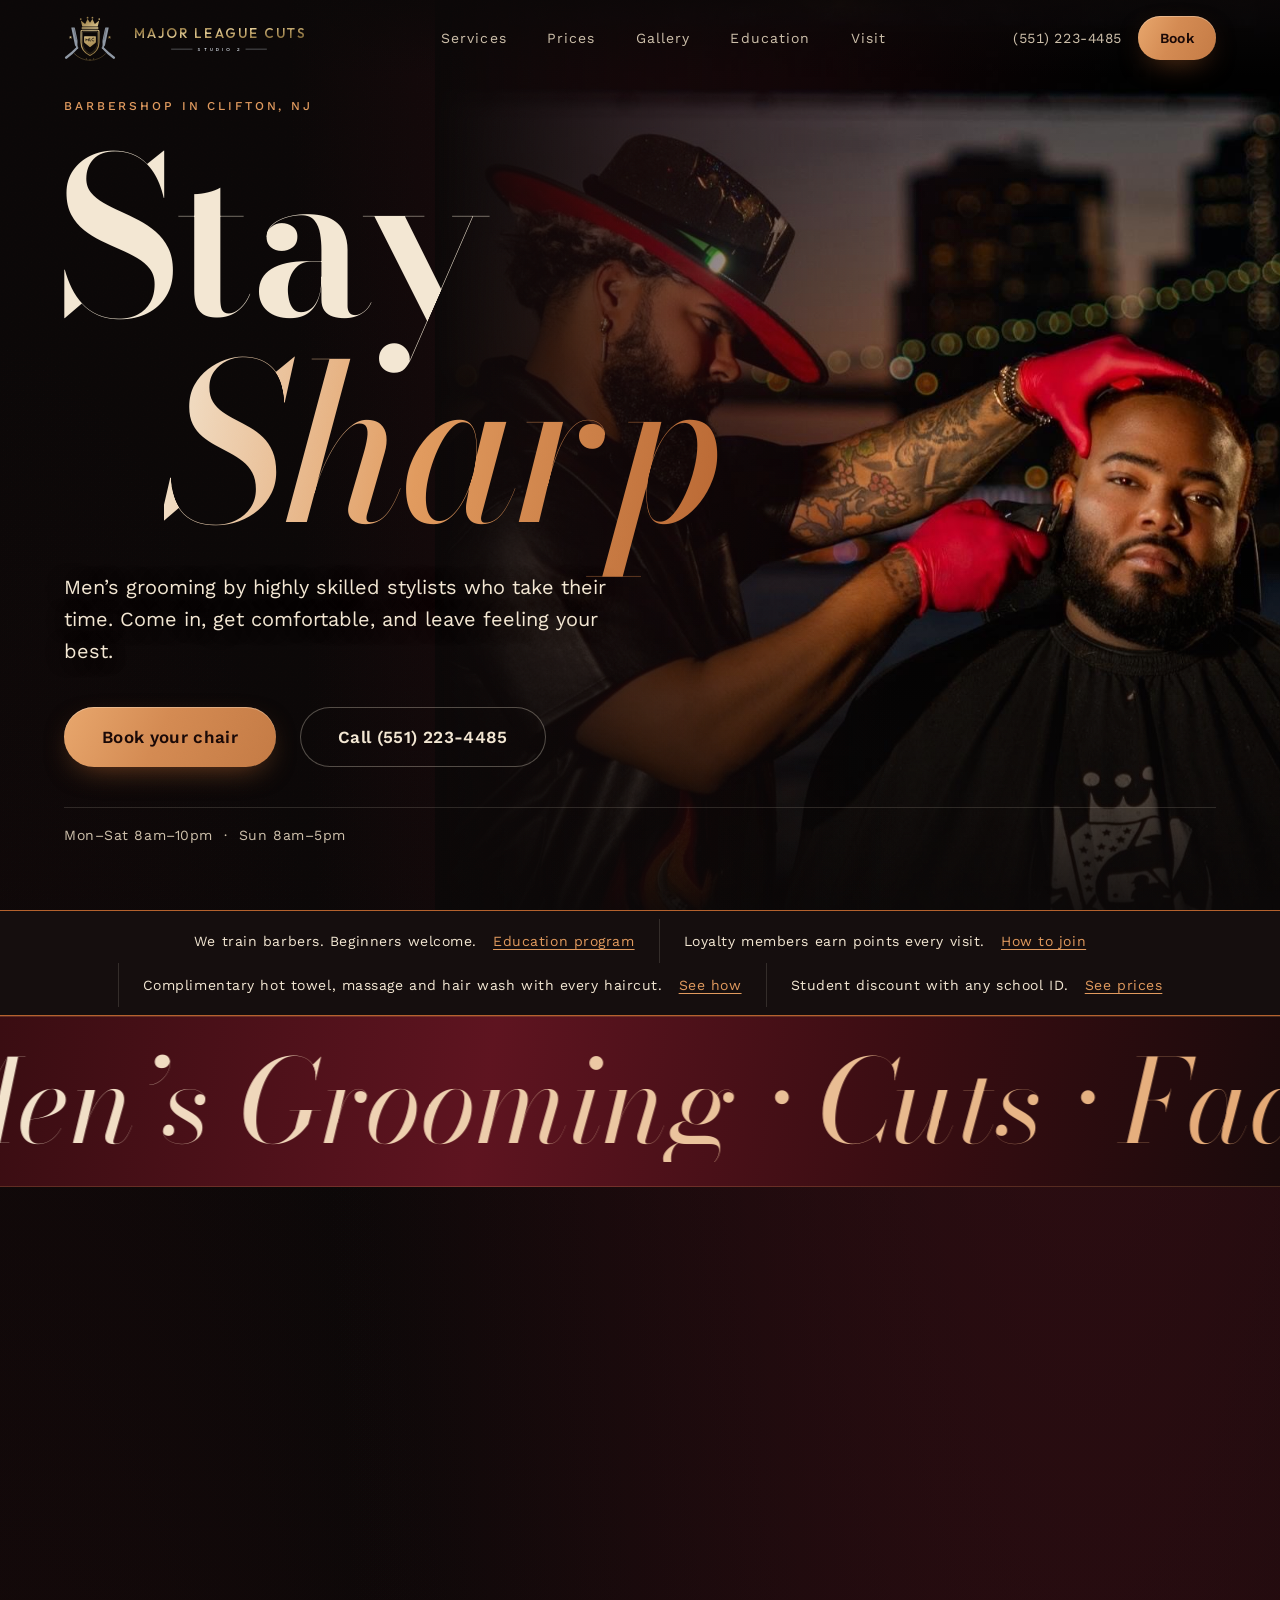
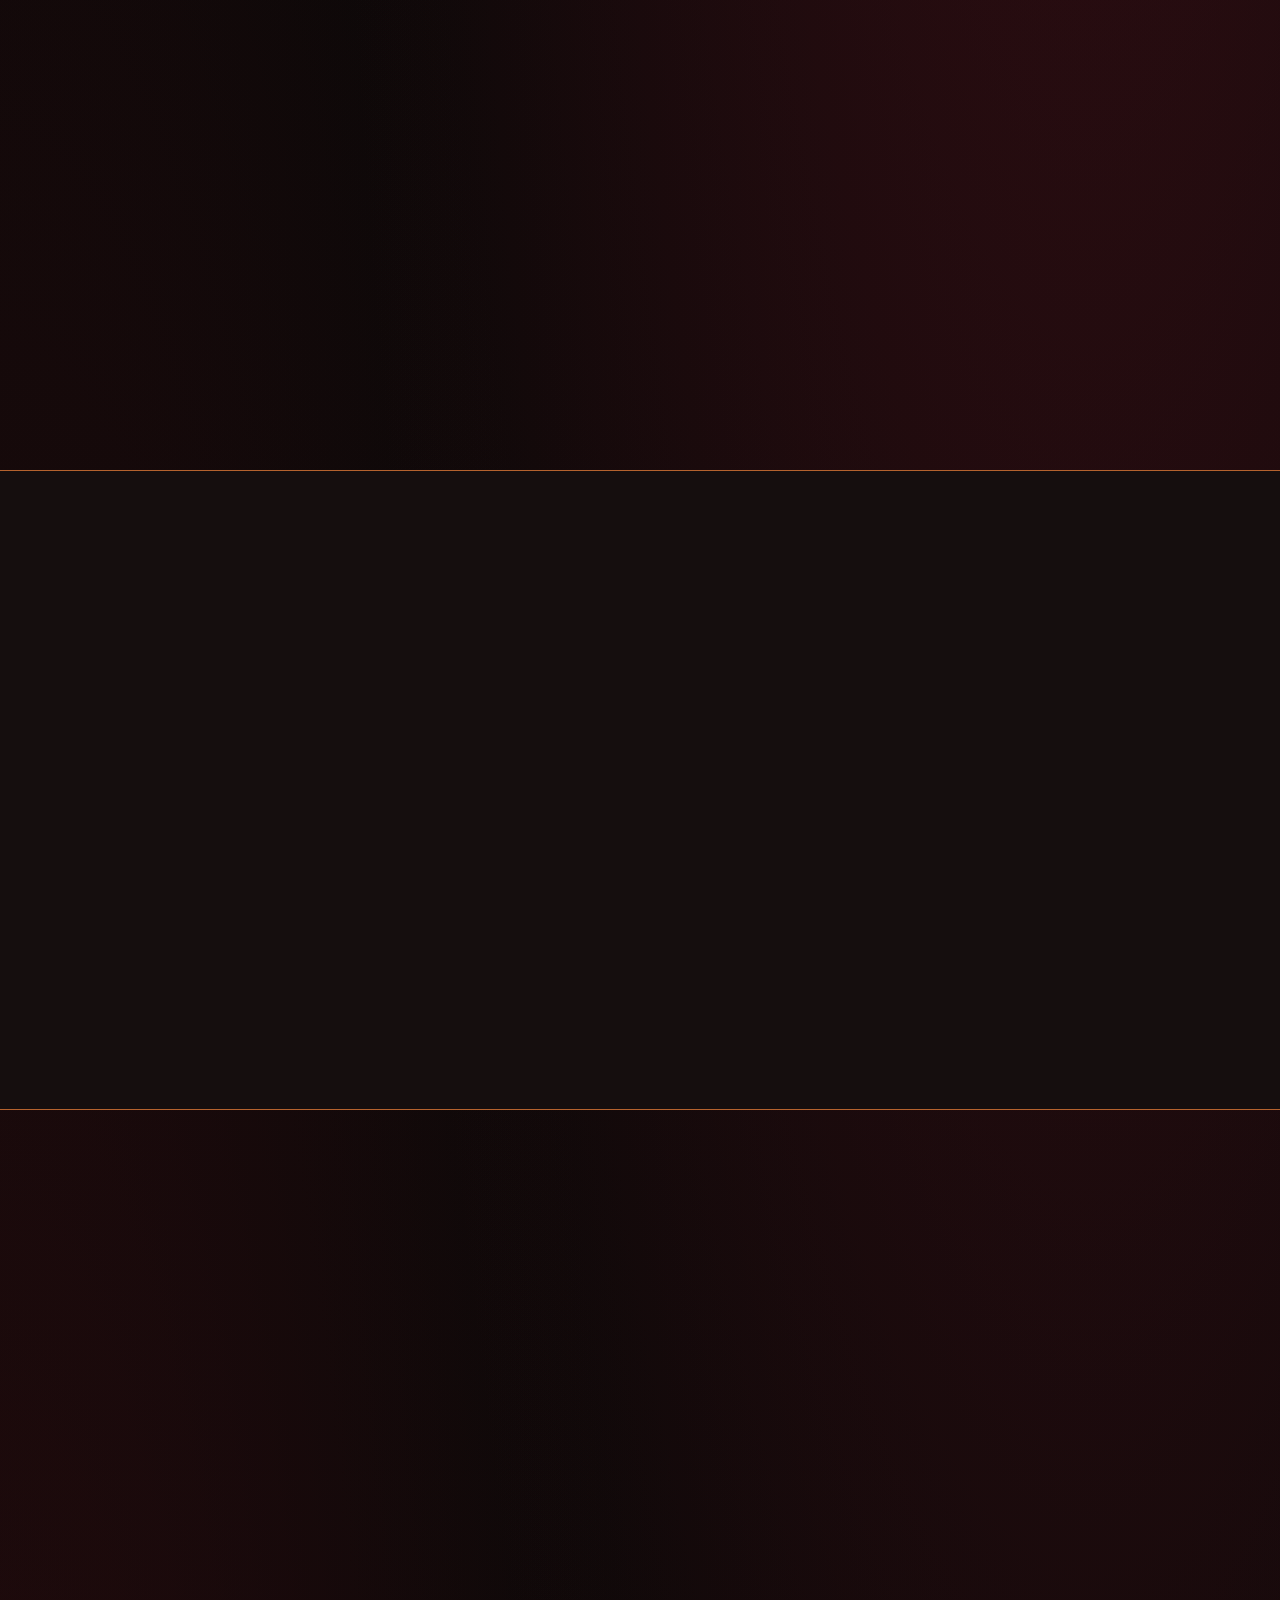
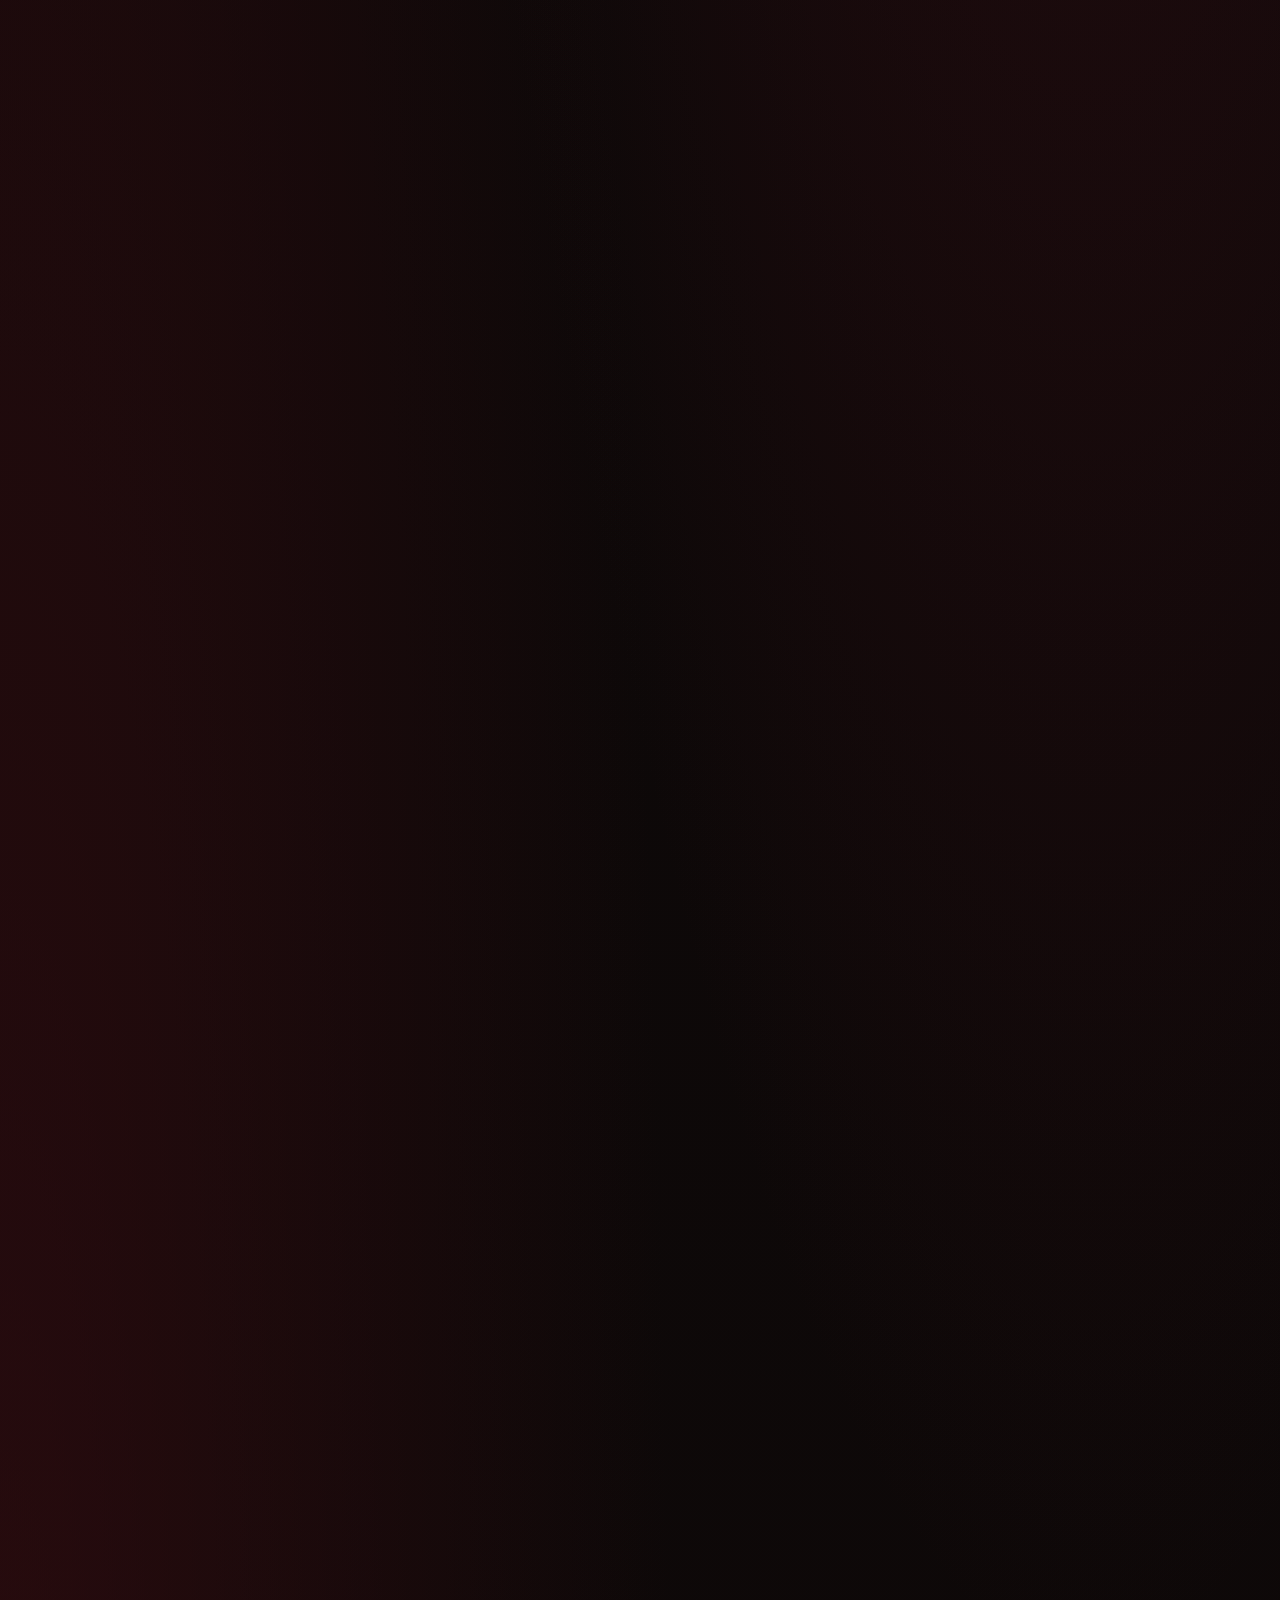
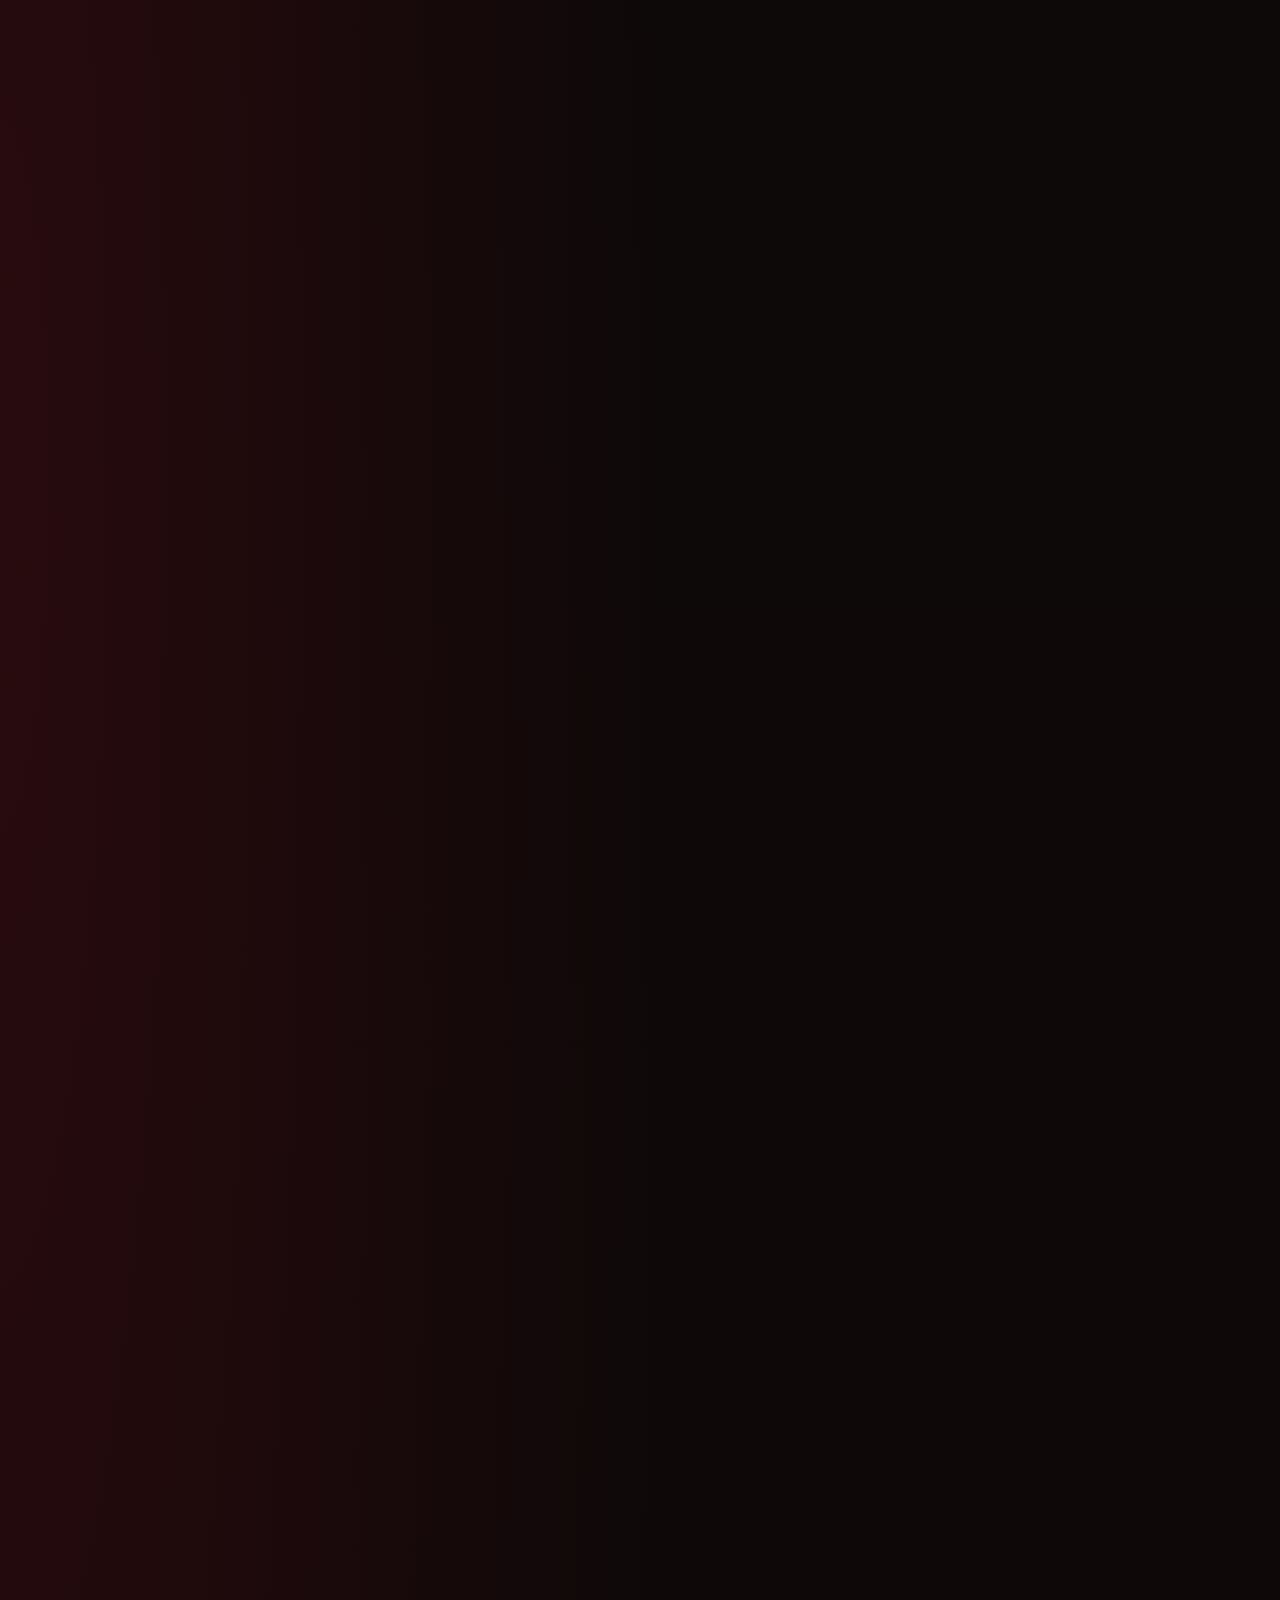
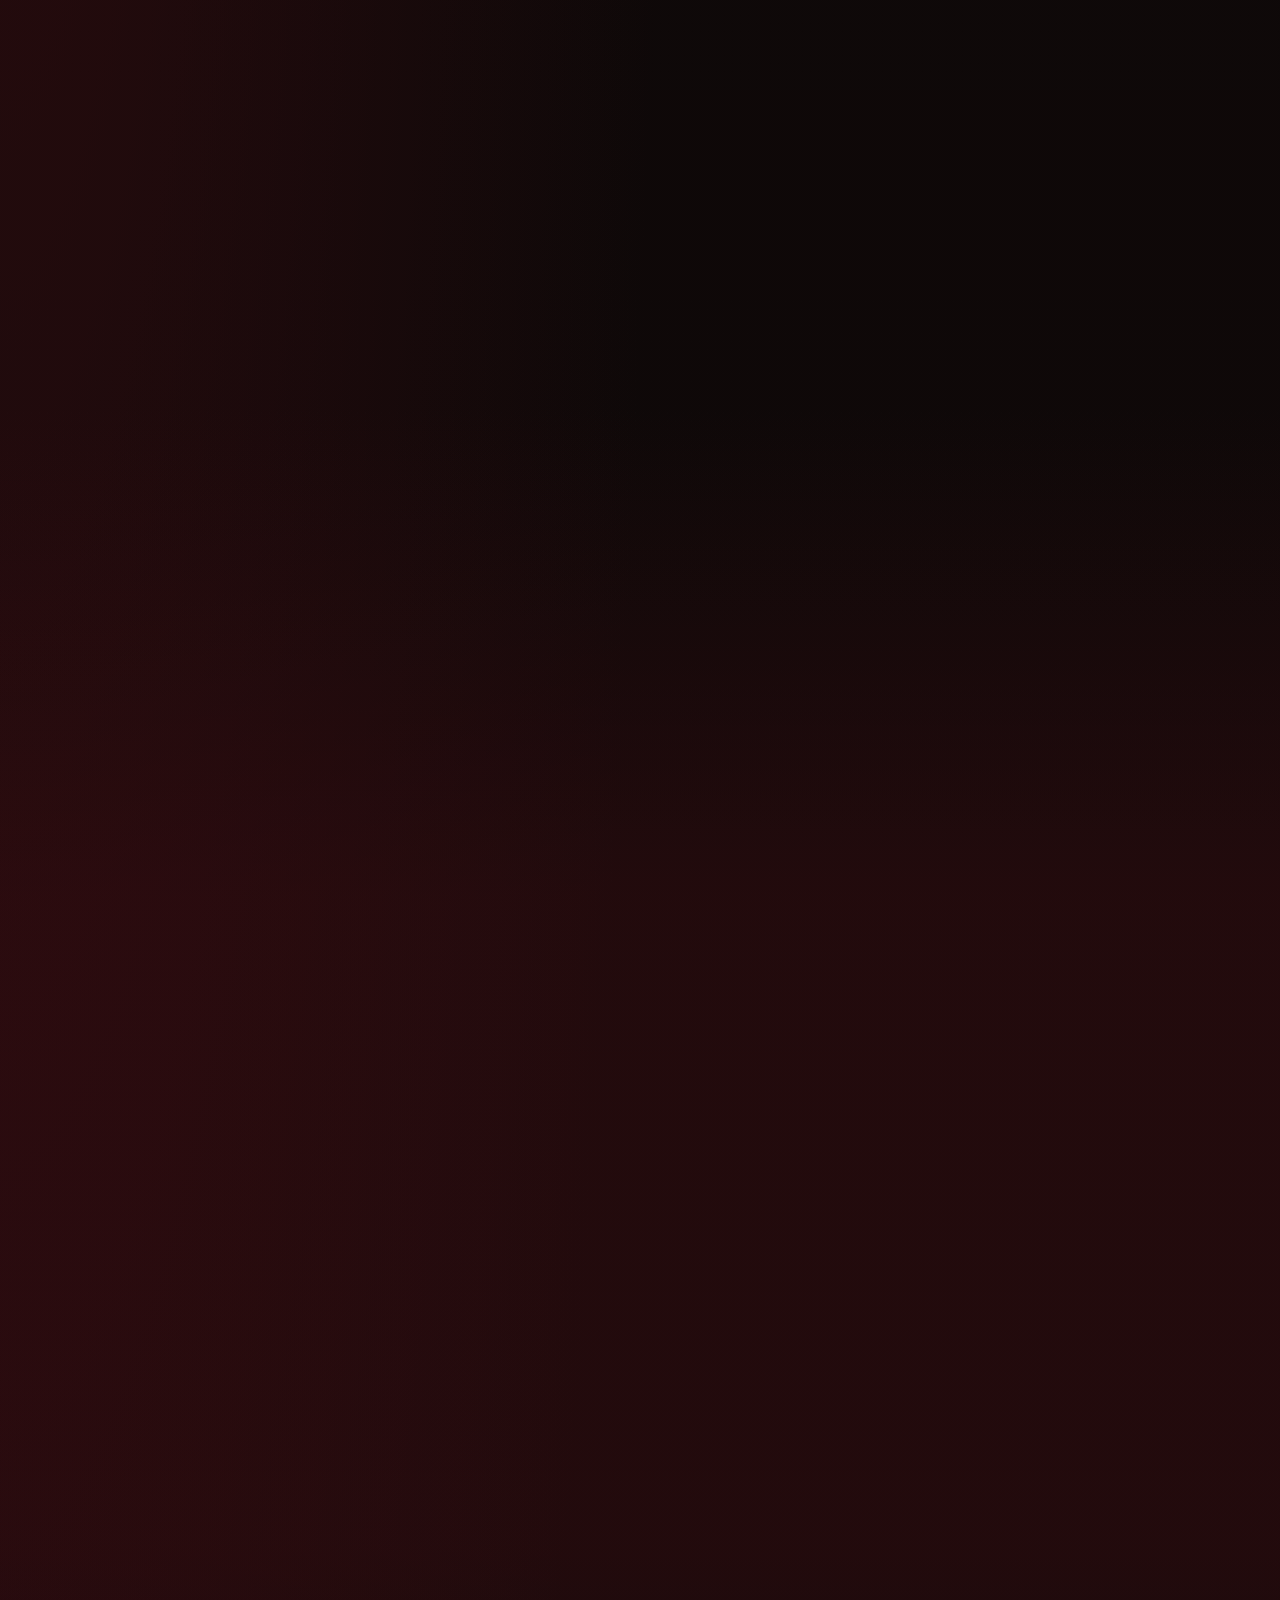
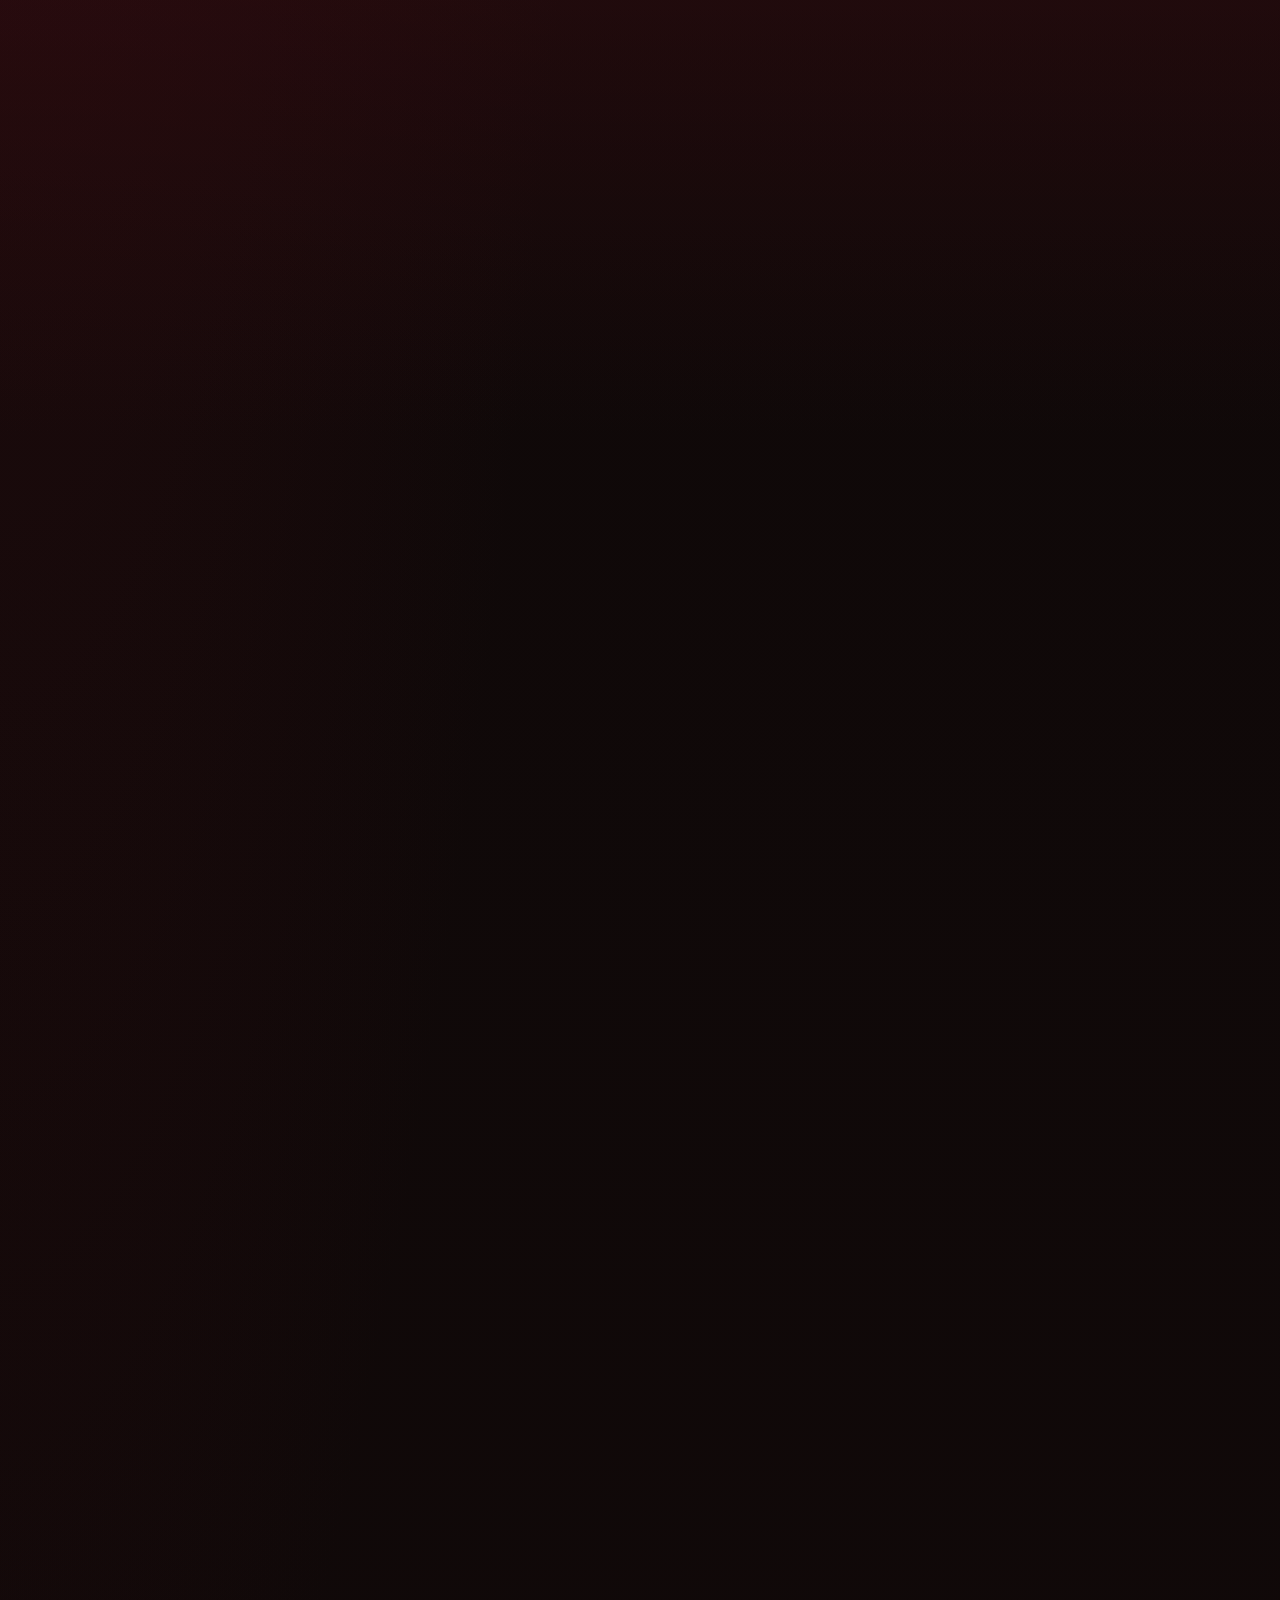
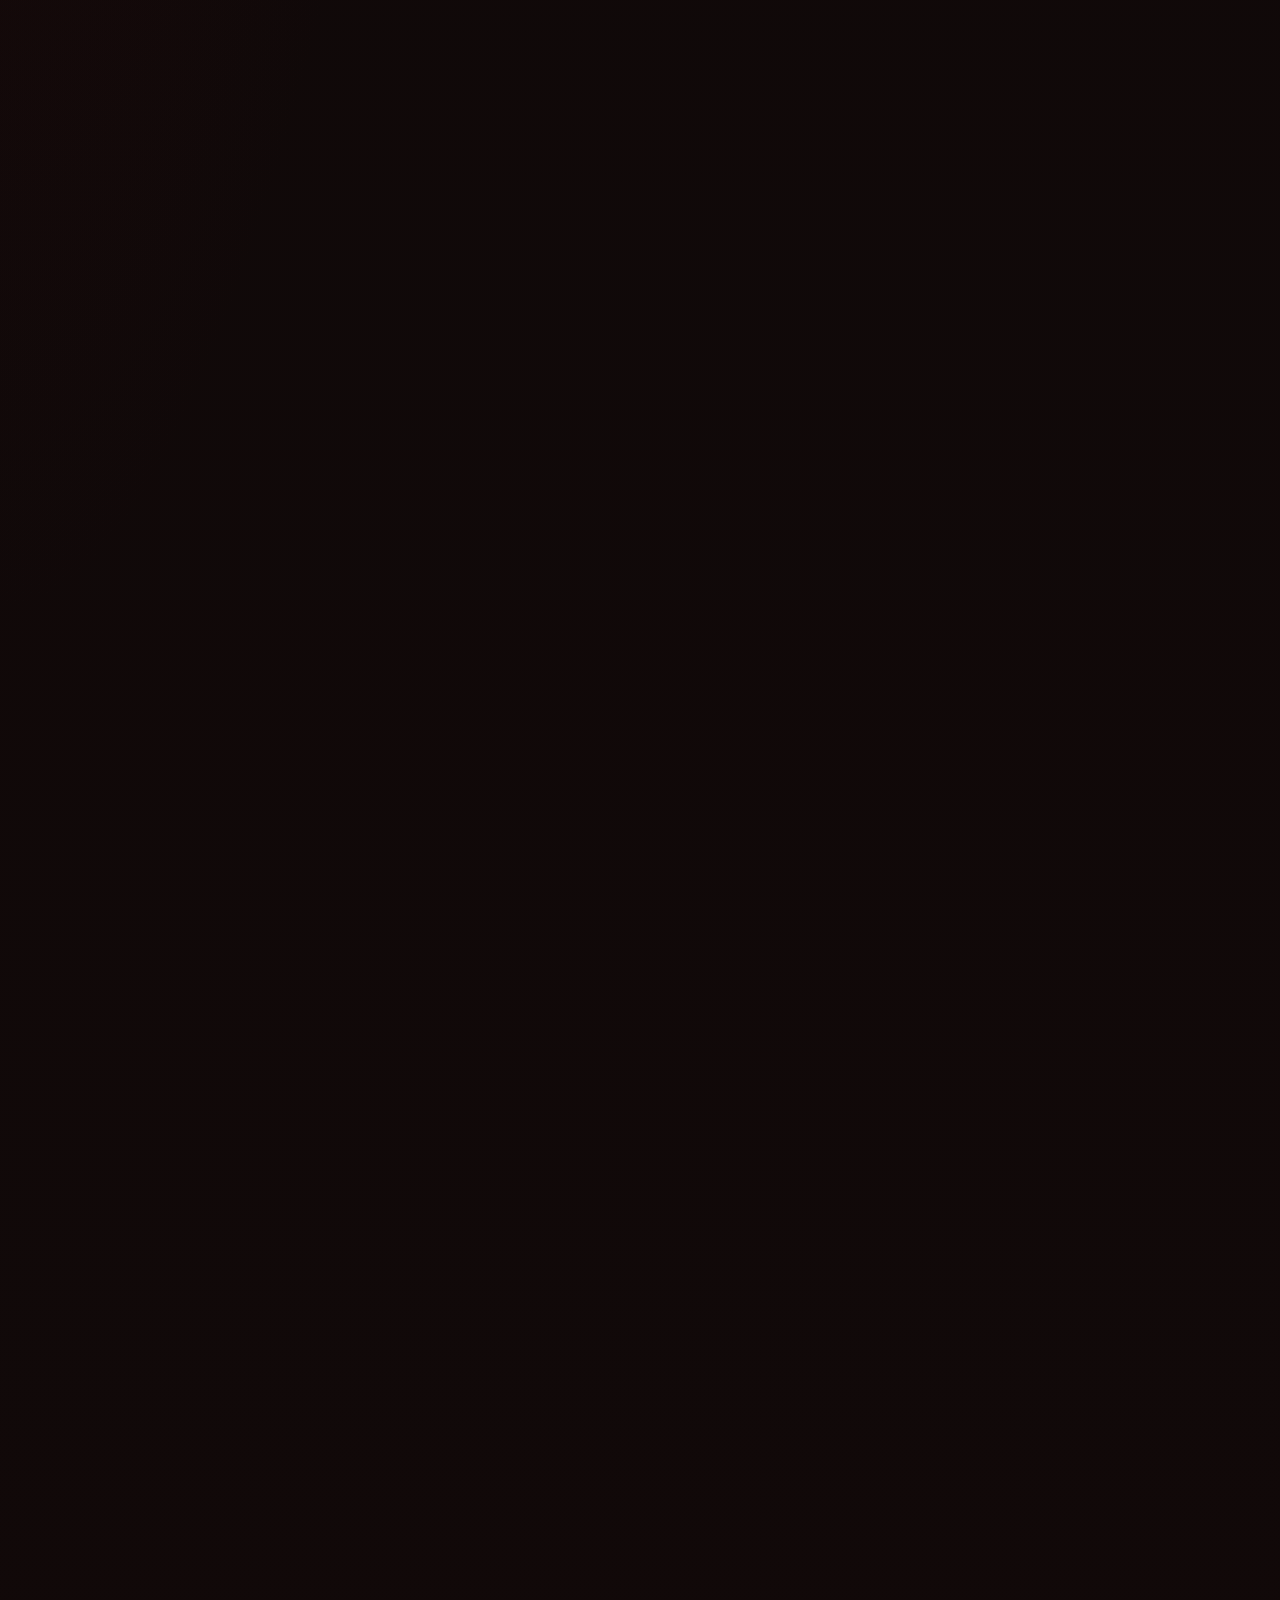
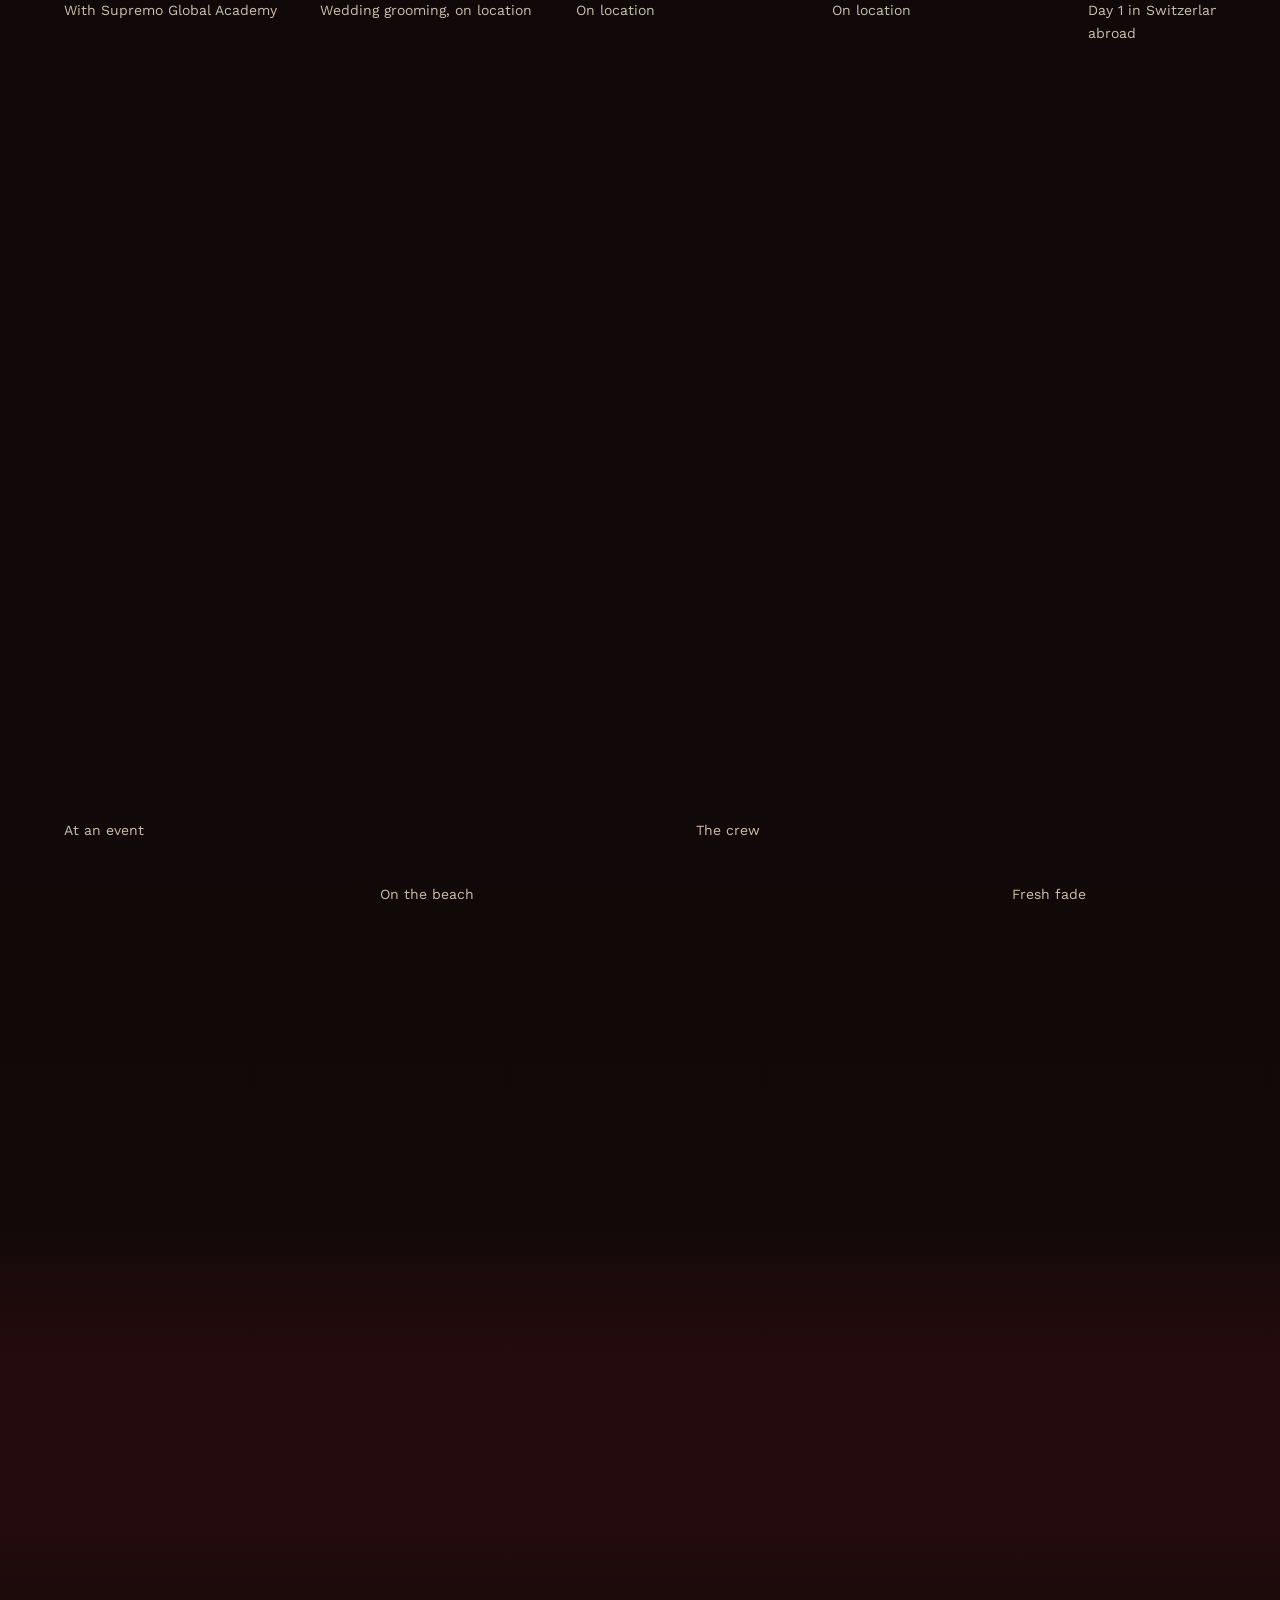
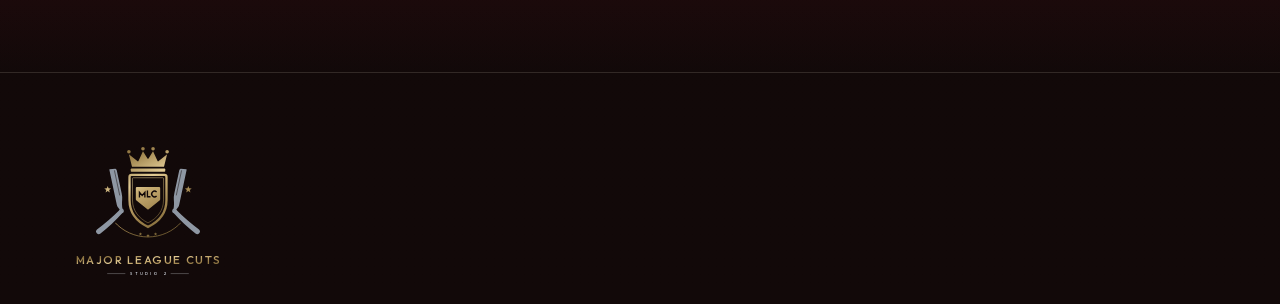
<file: about-us-2/index.html>
<!doctype html><html lang="en"><head><meta charset="utf-8"><title>Moved | Major League Cuts Studio 2</title><meta name="robots" content="noindex"><link rel="canonical" href="https://www.mlcs2.com/#experience"><meta http-equiv="refresh" content="0; url=/#experience"></head><body><p>This page has moved. <a href="/#experience">Continue to Major League Cuts Studio 2</a>.</p></body></html>
</file>
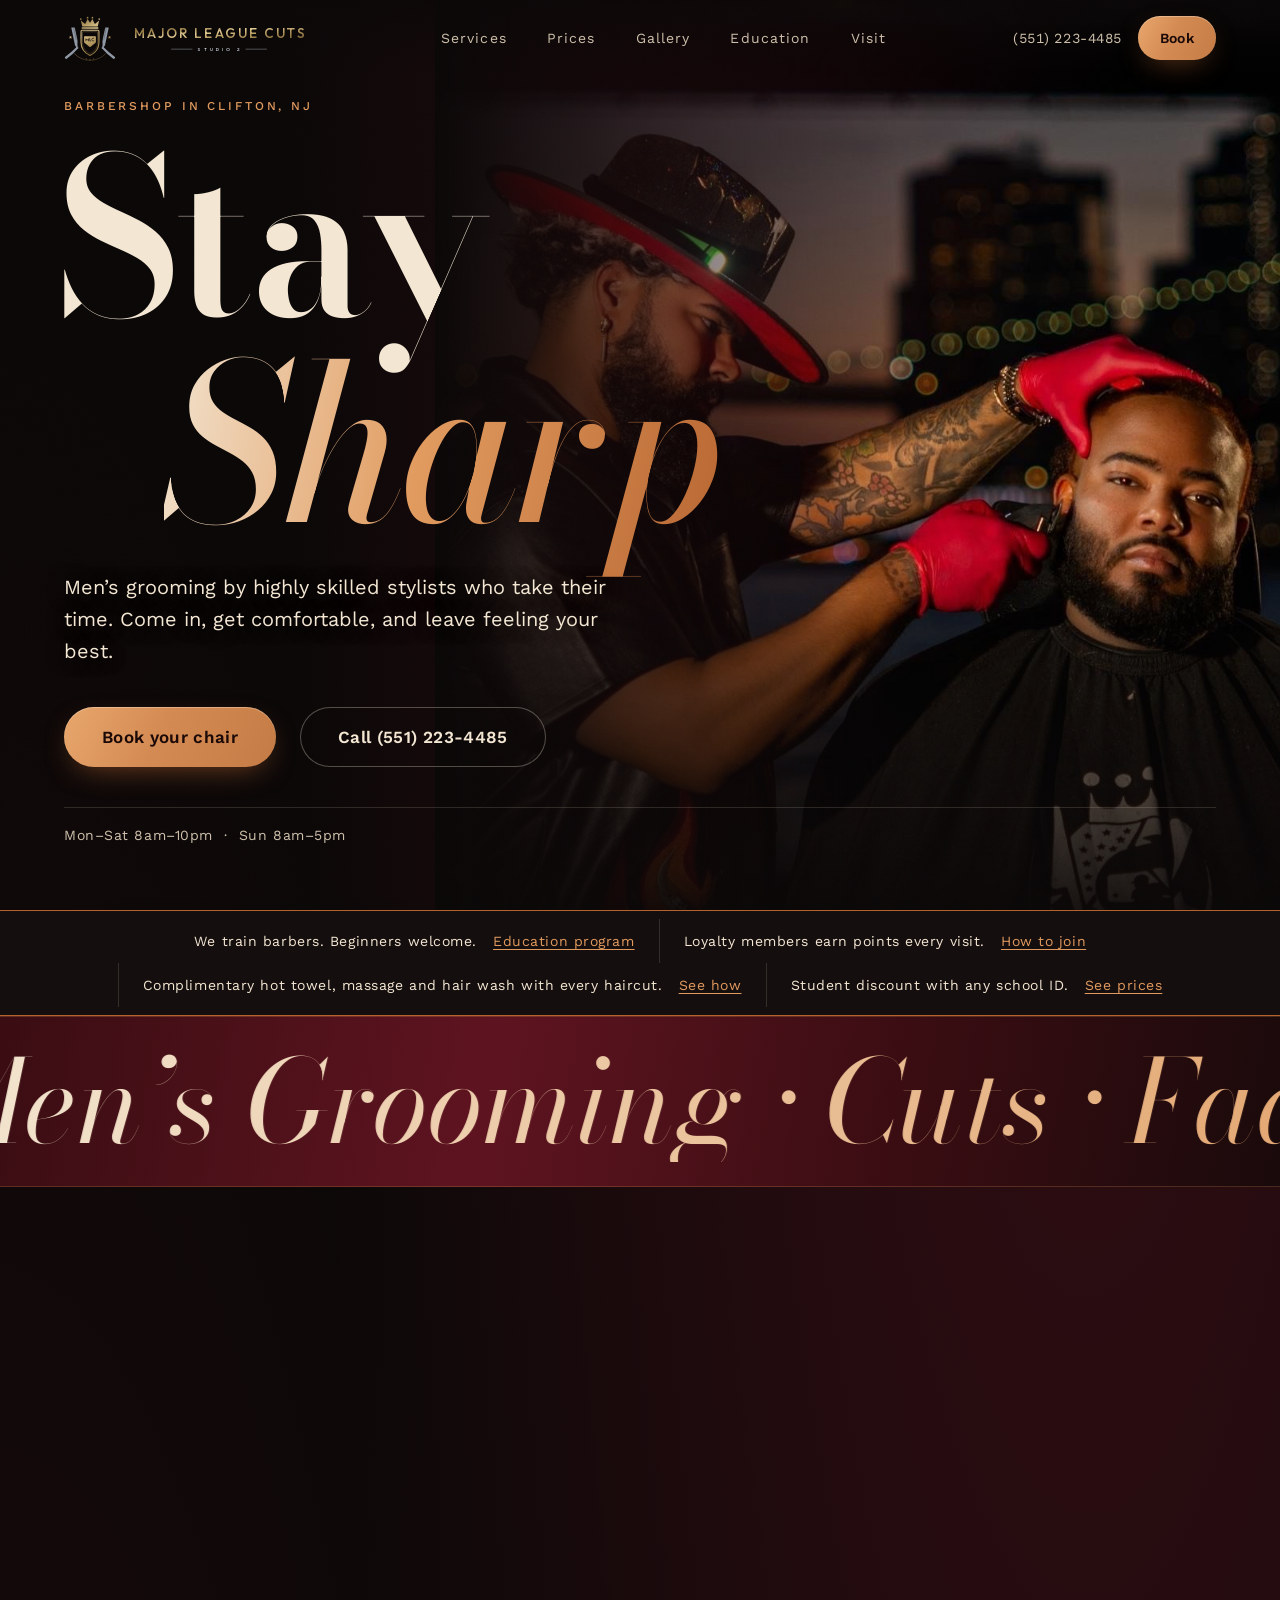
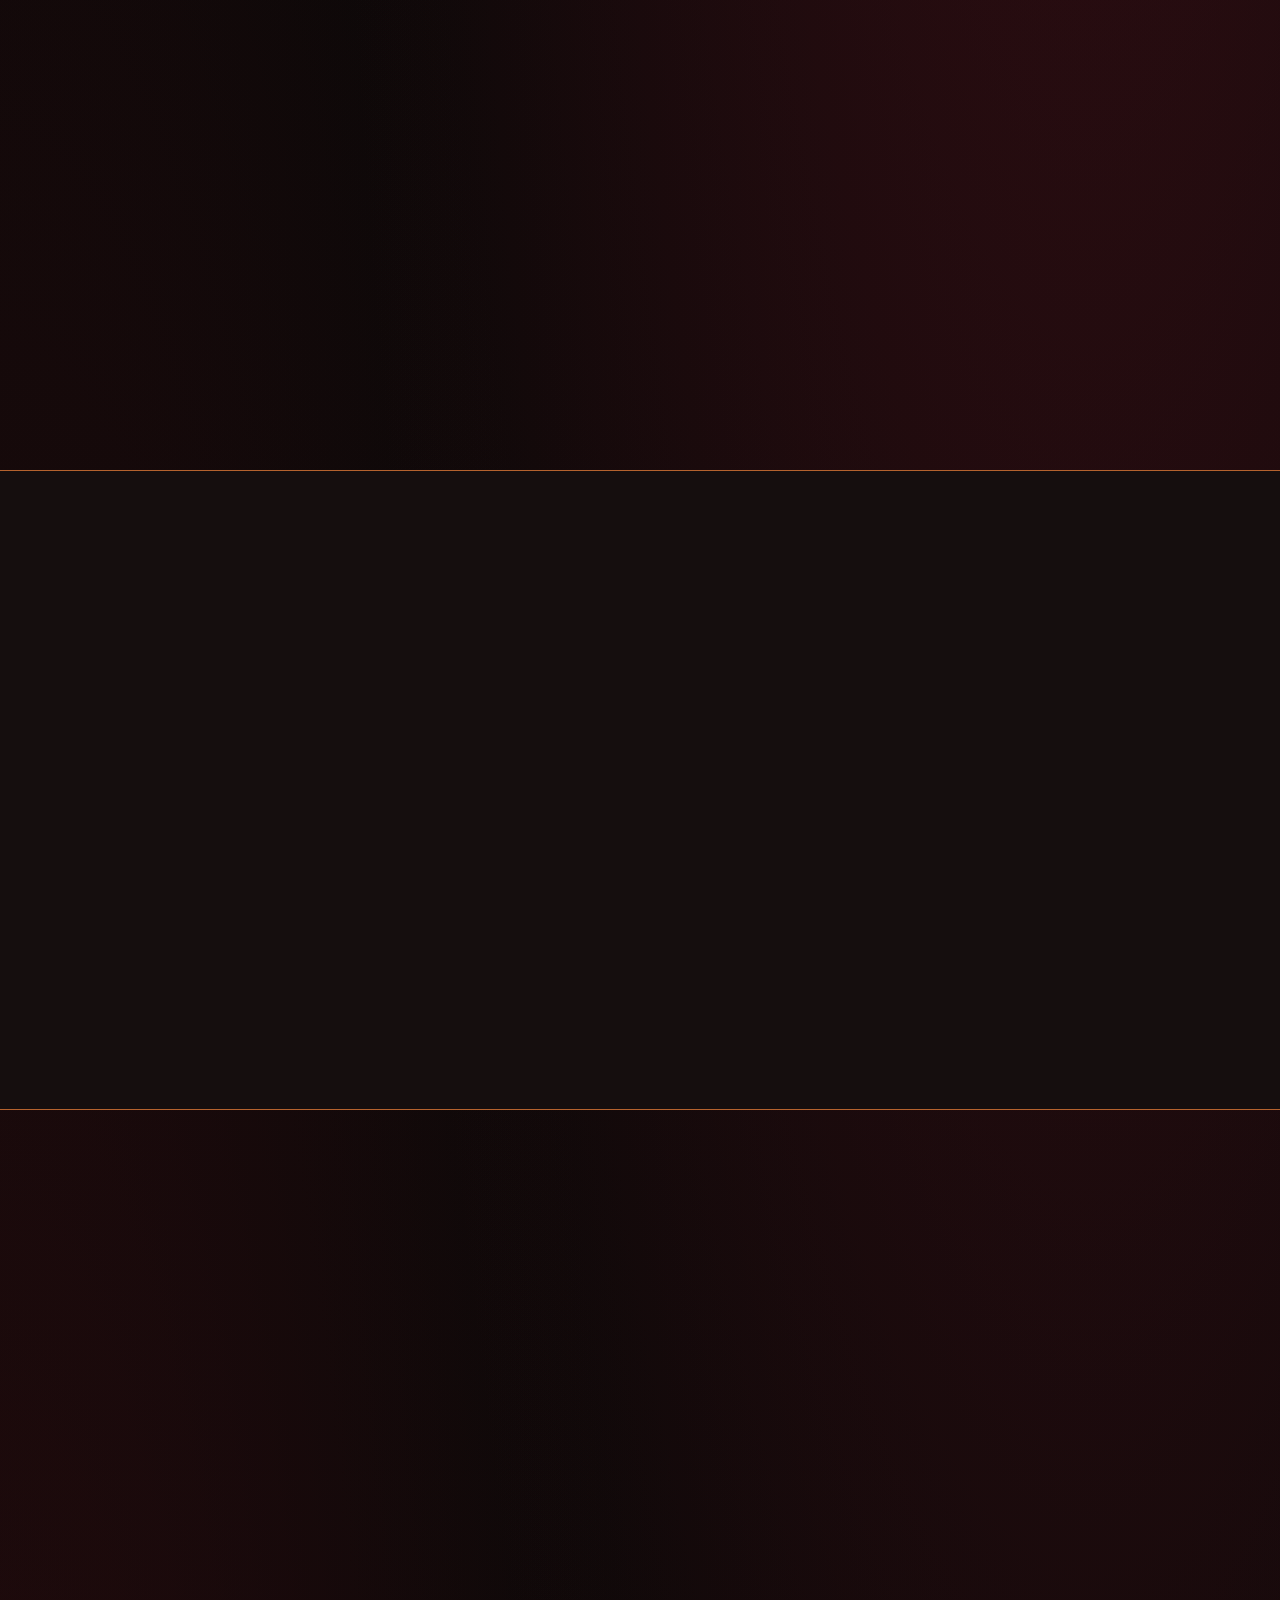
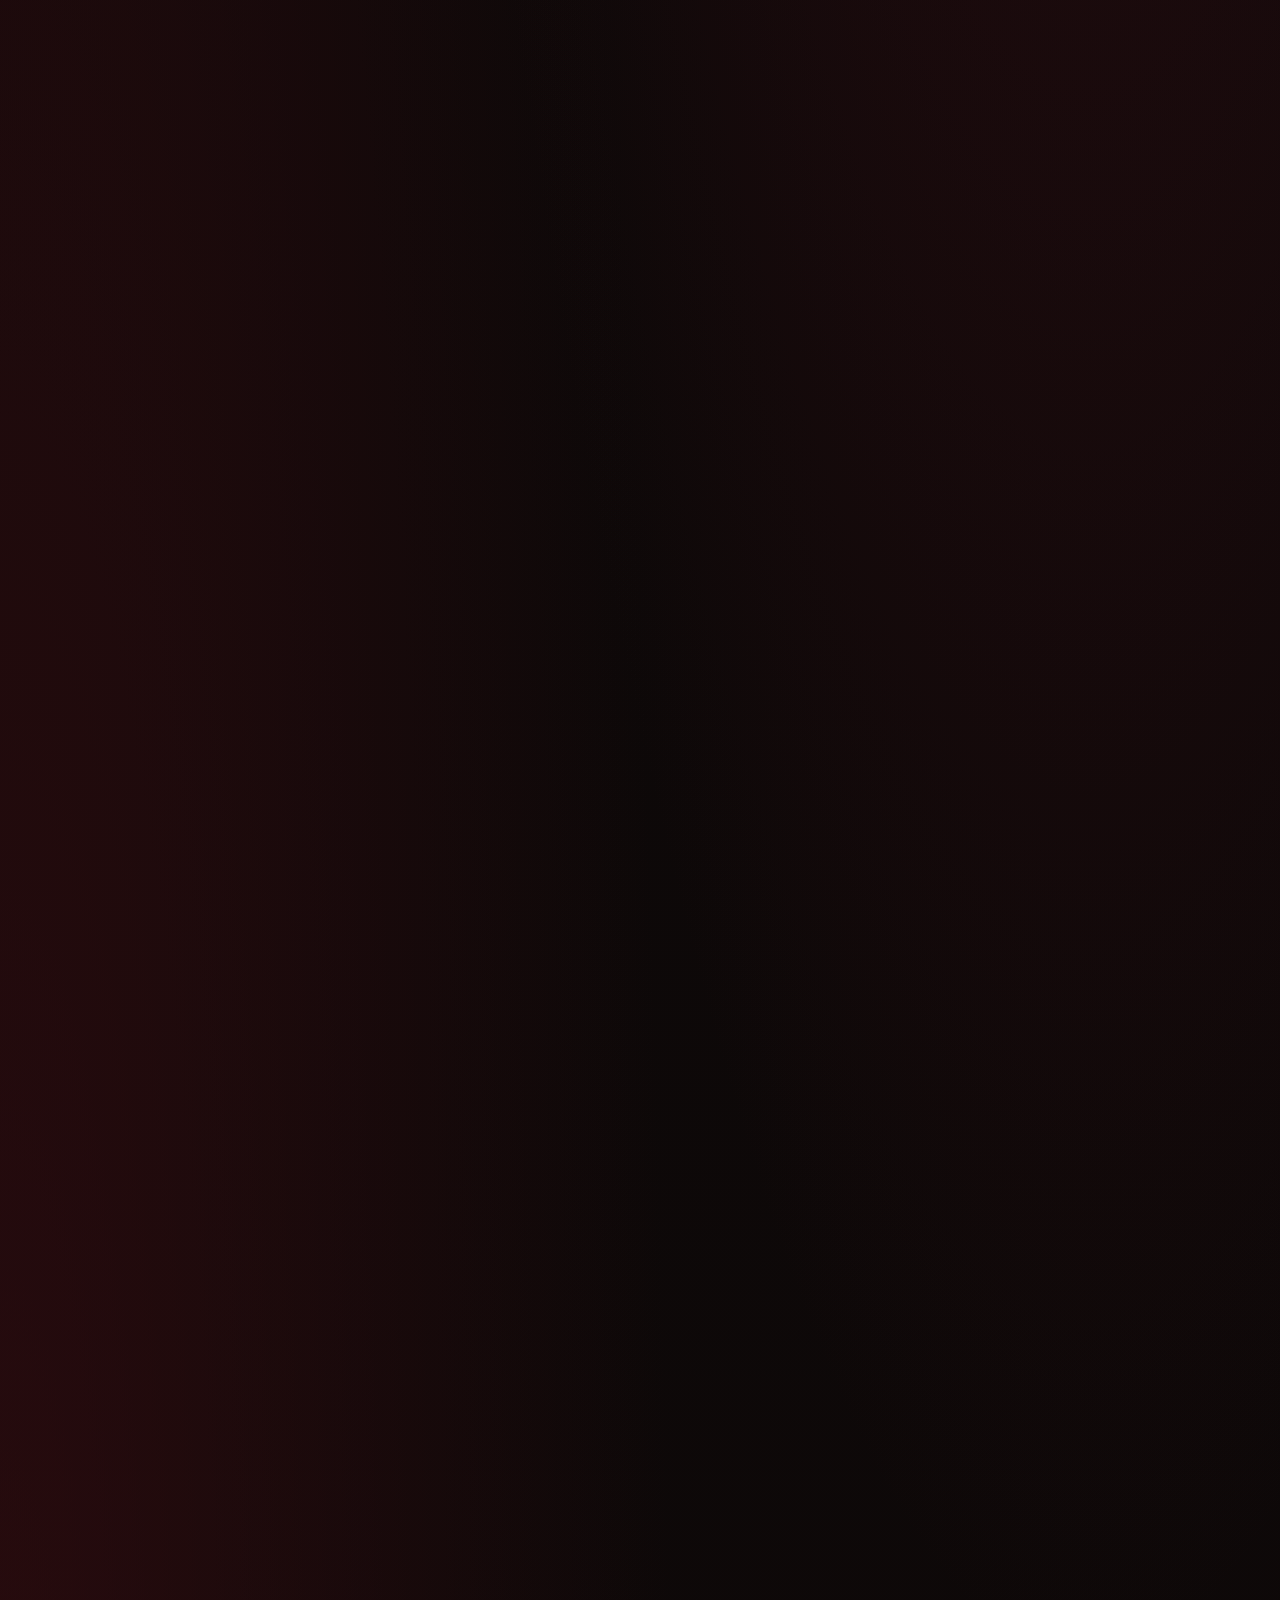
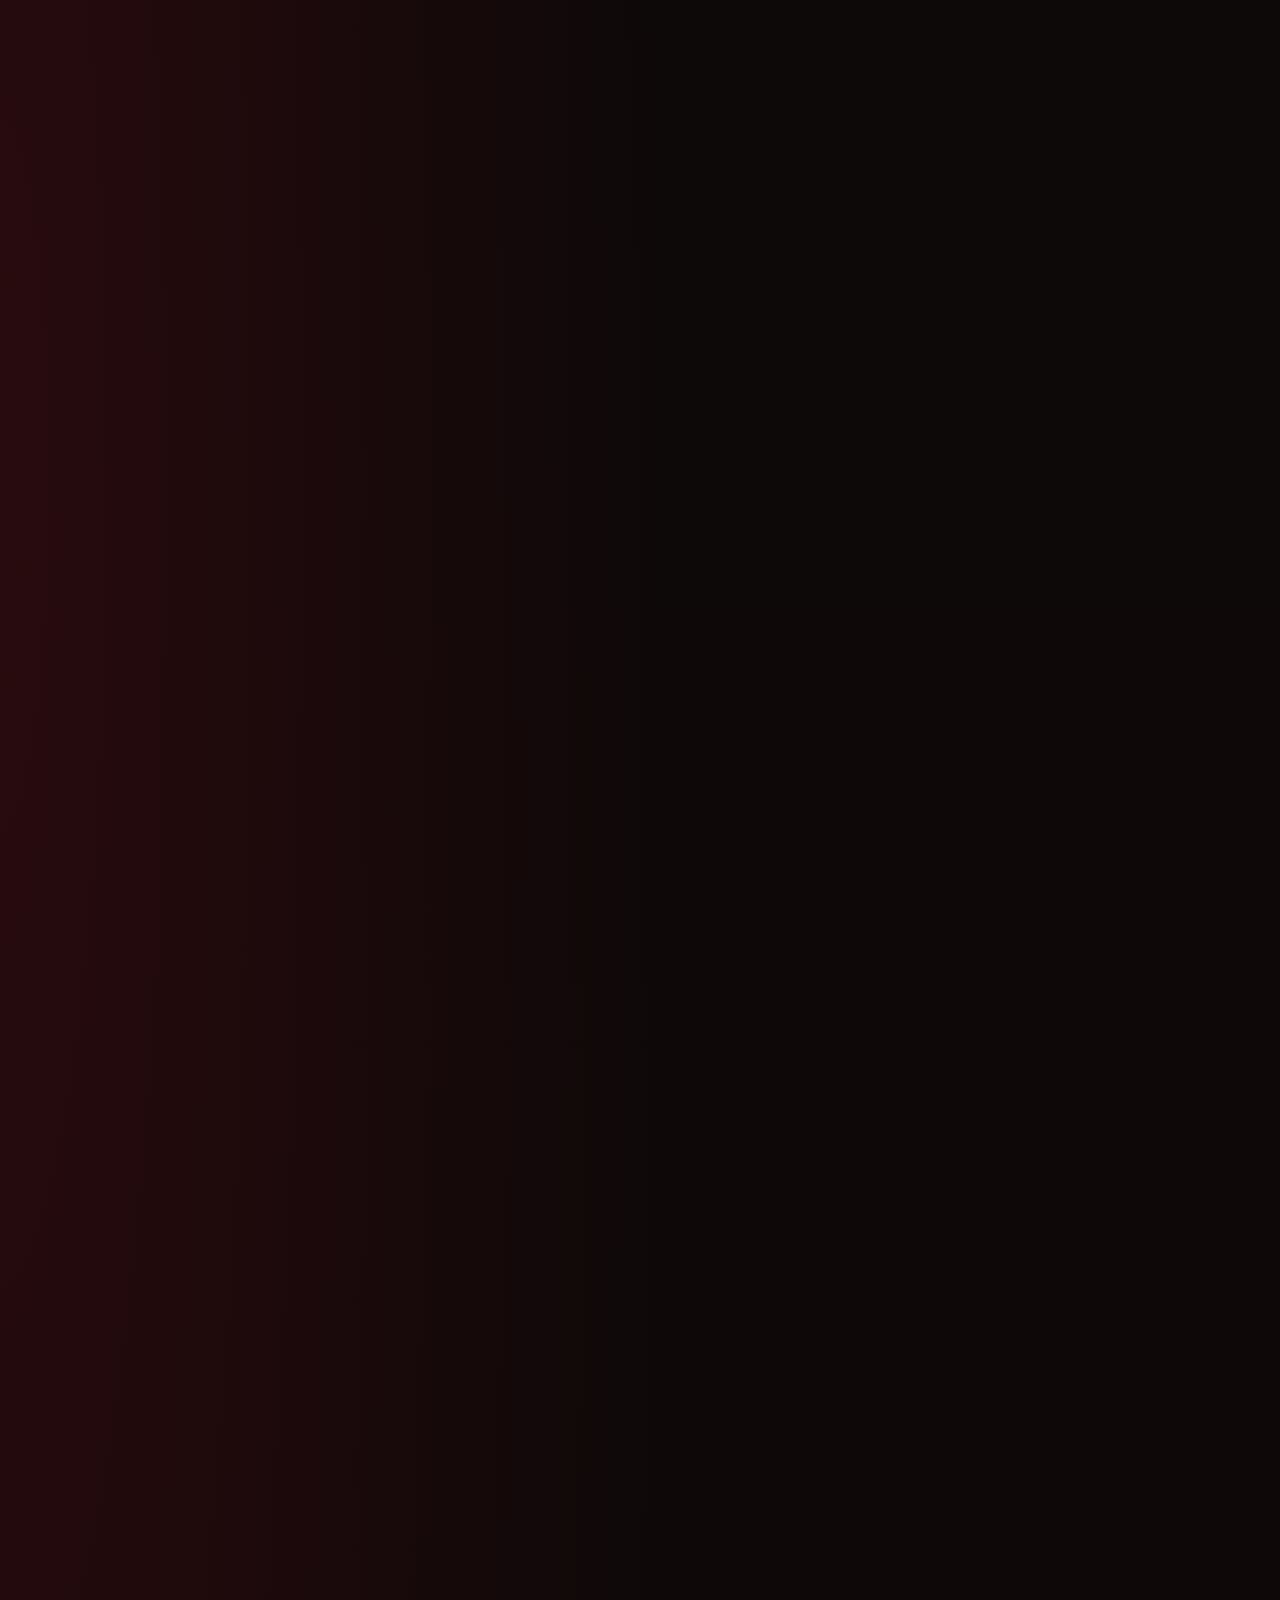
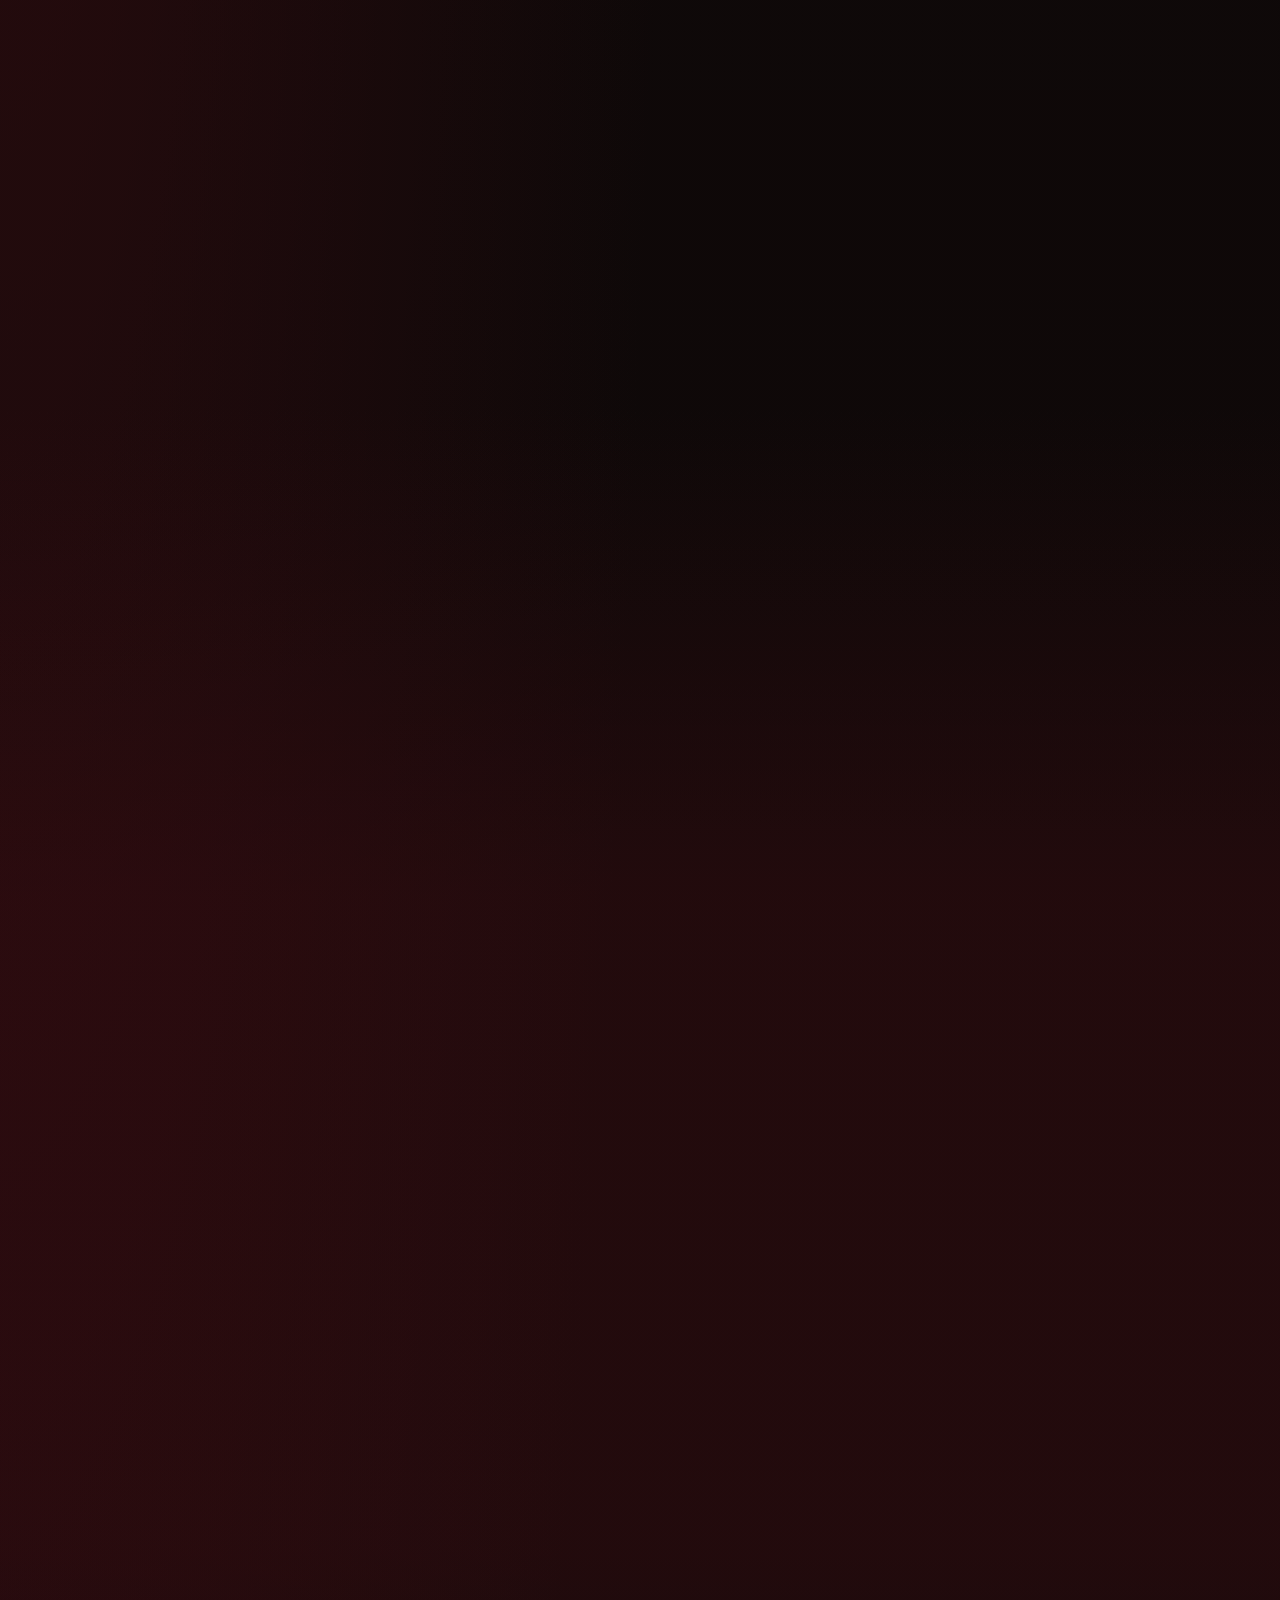
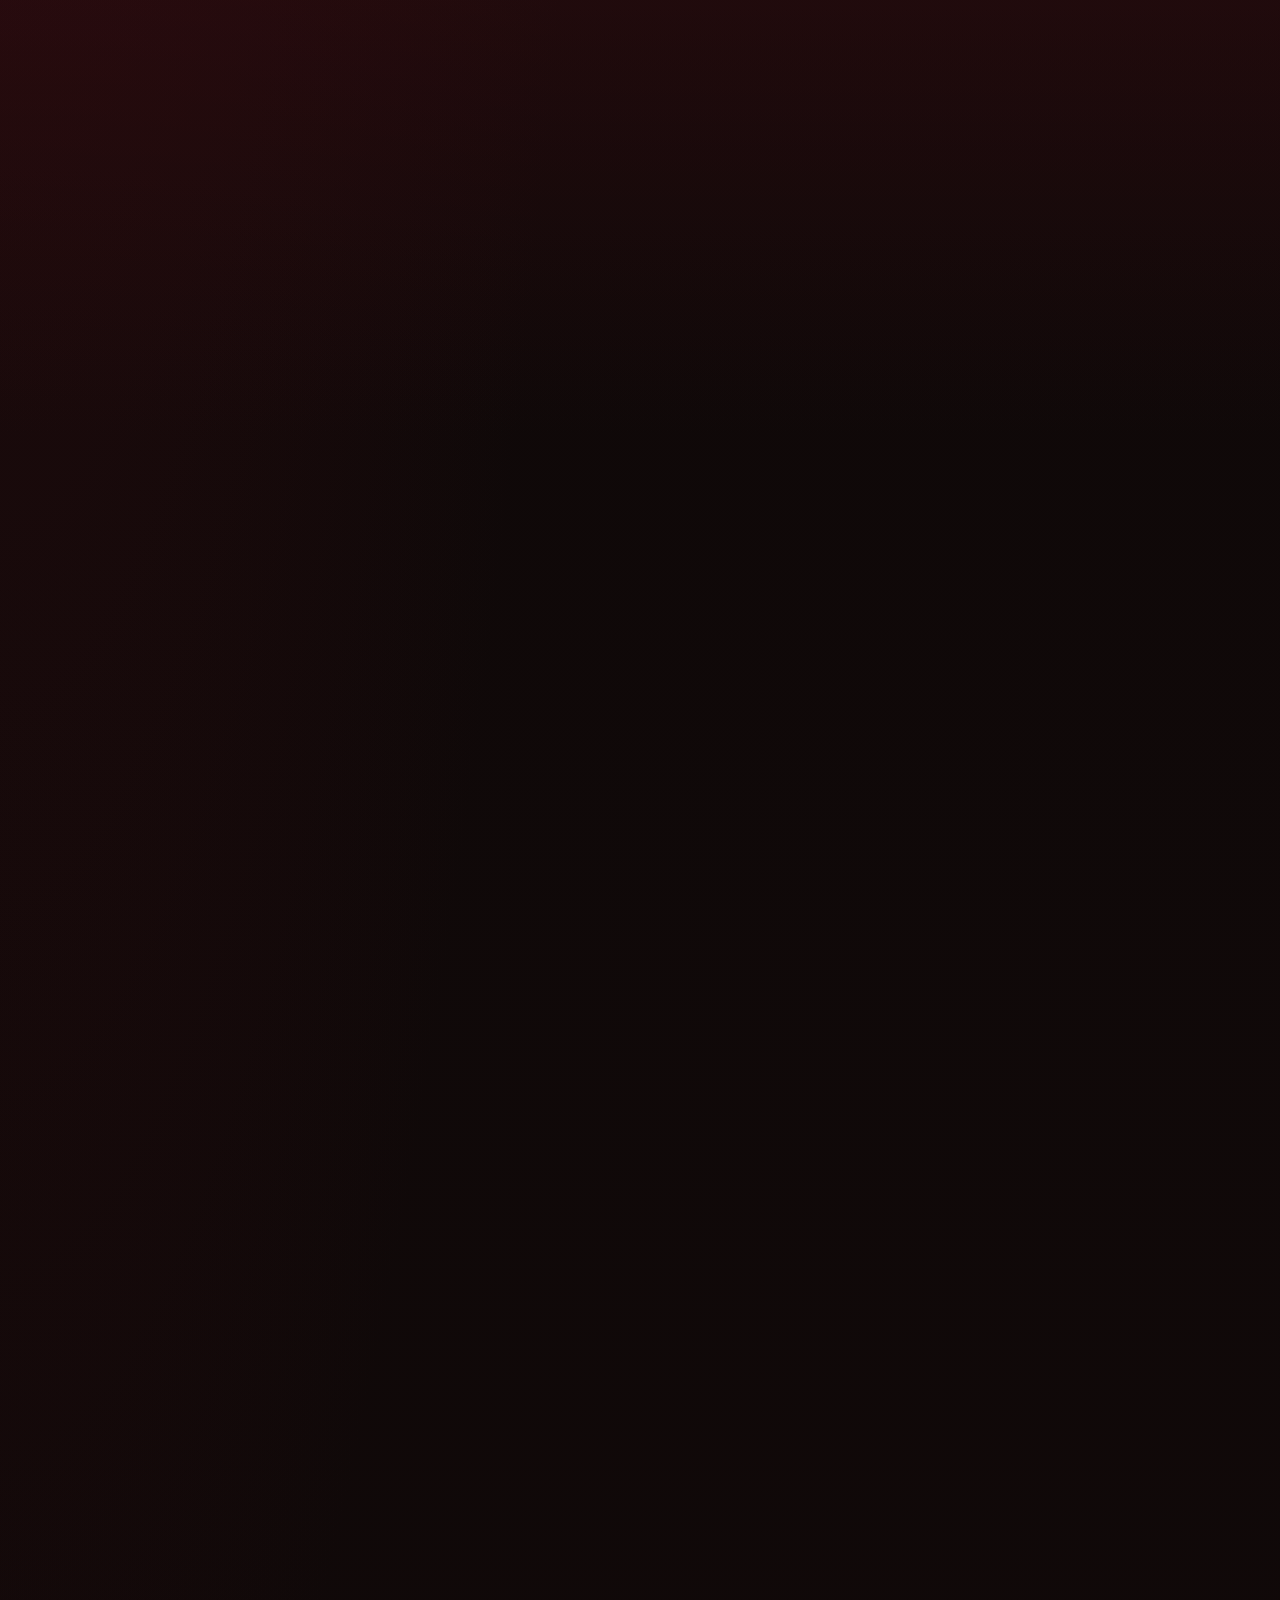
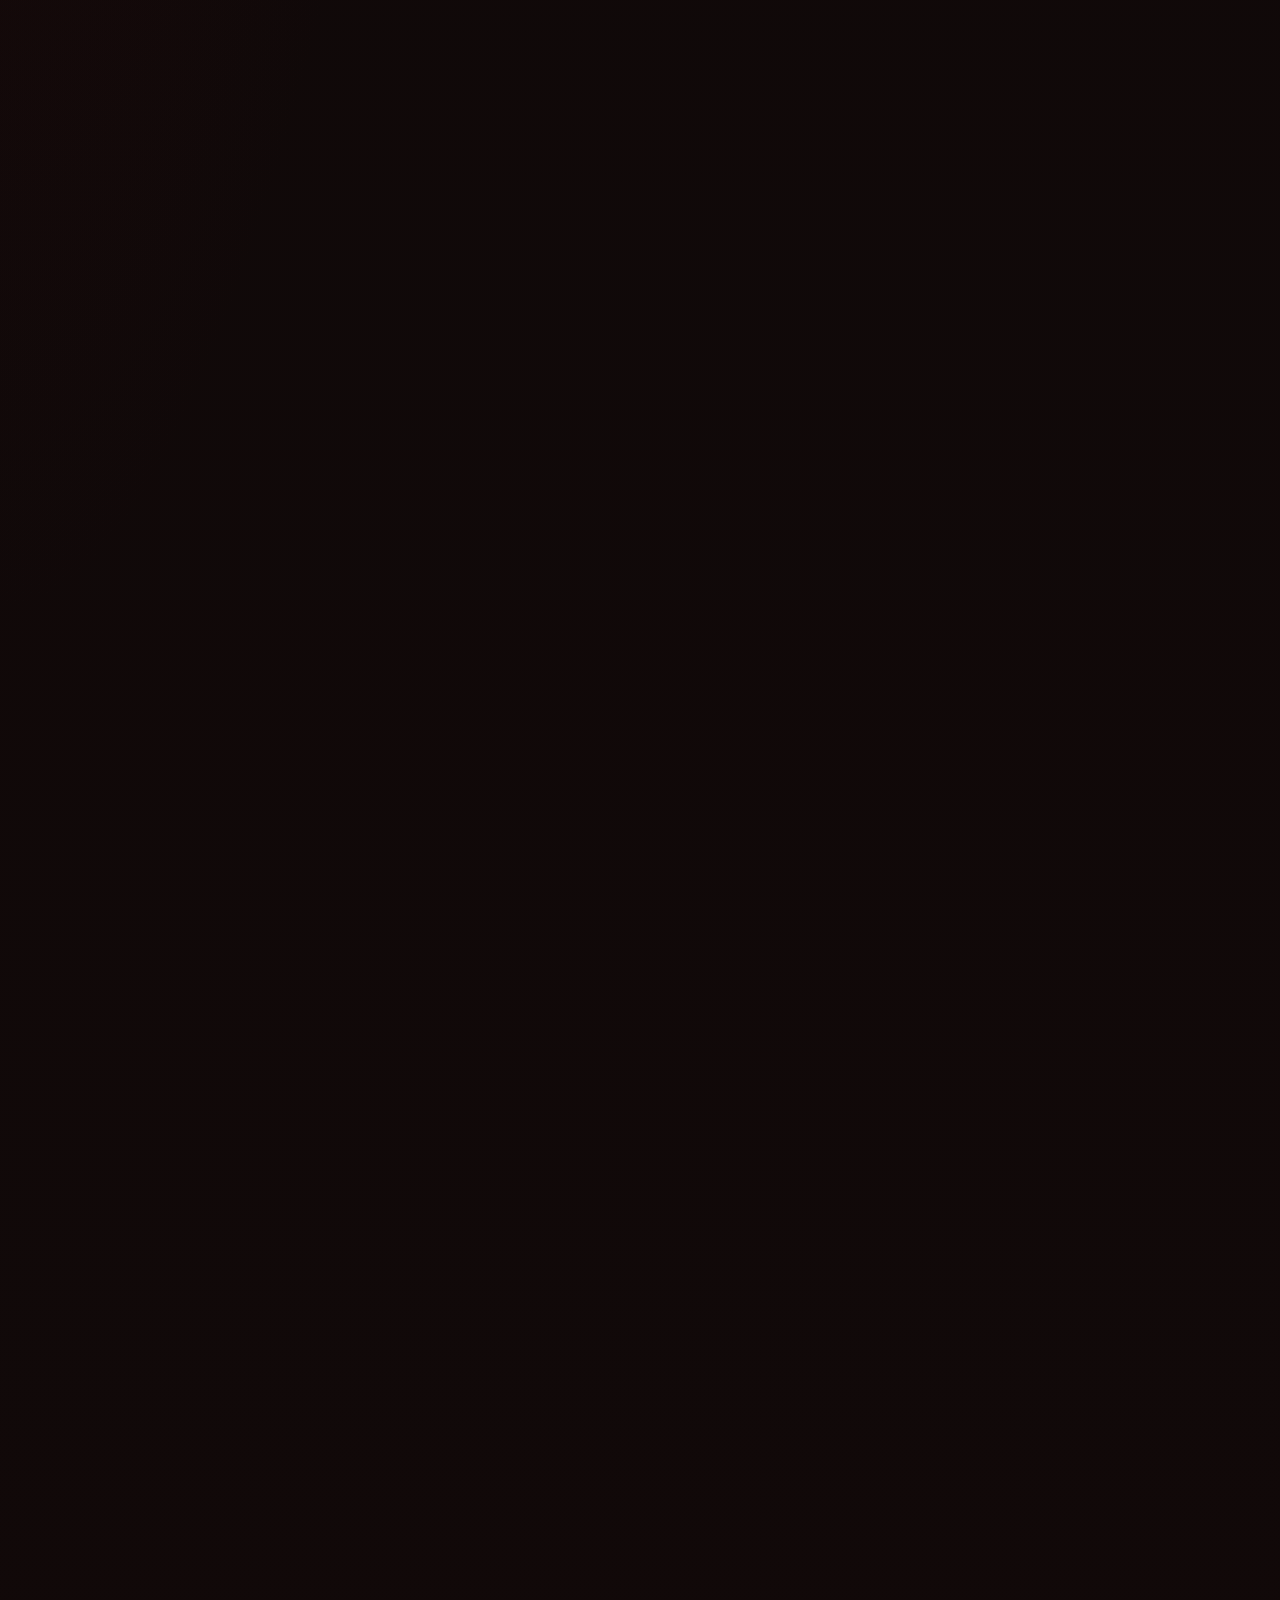
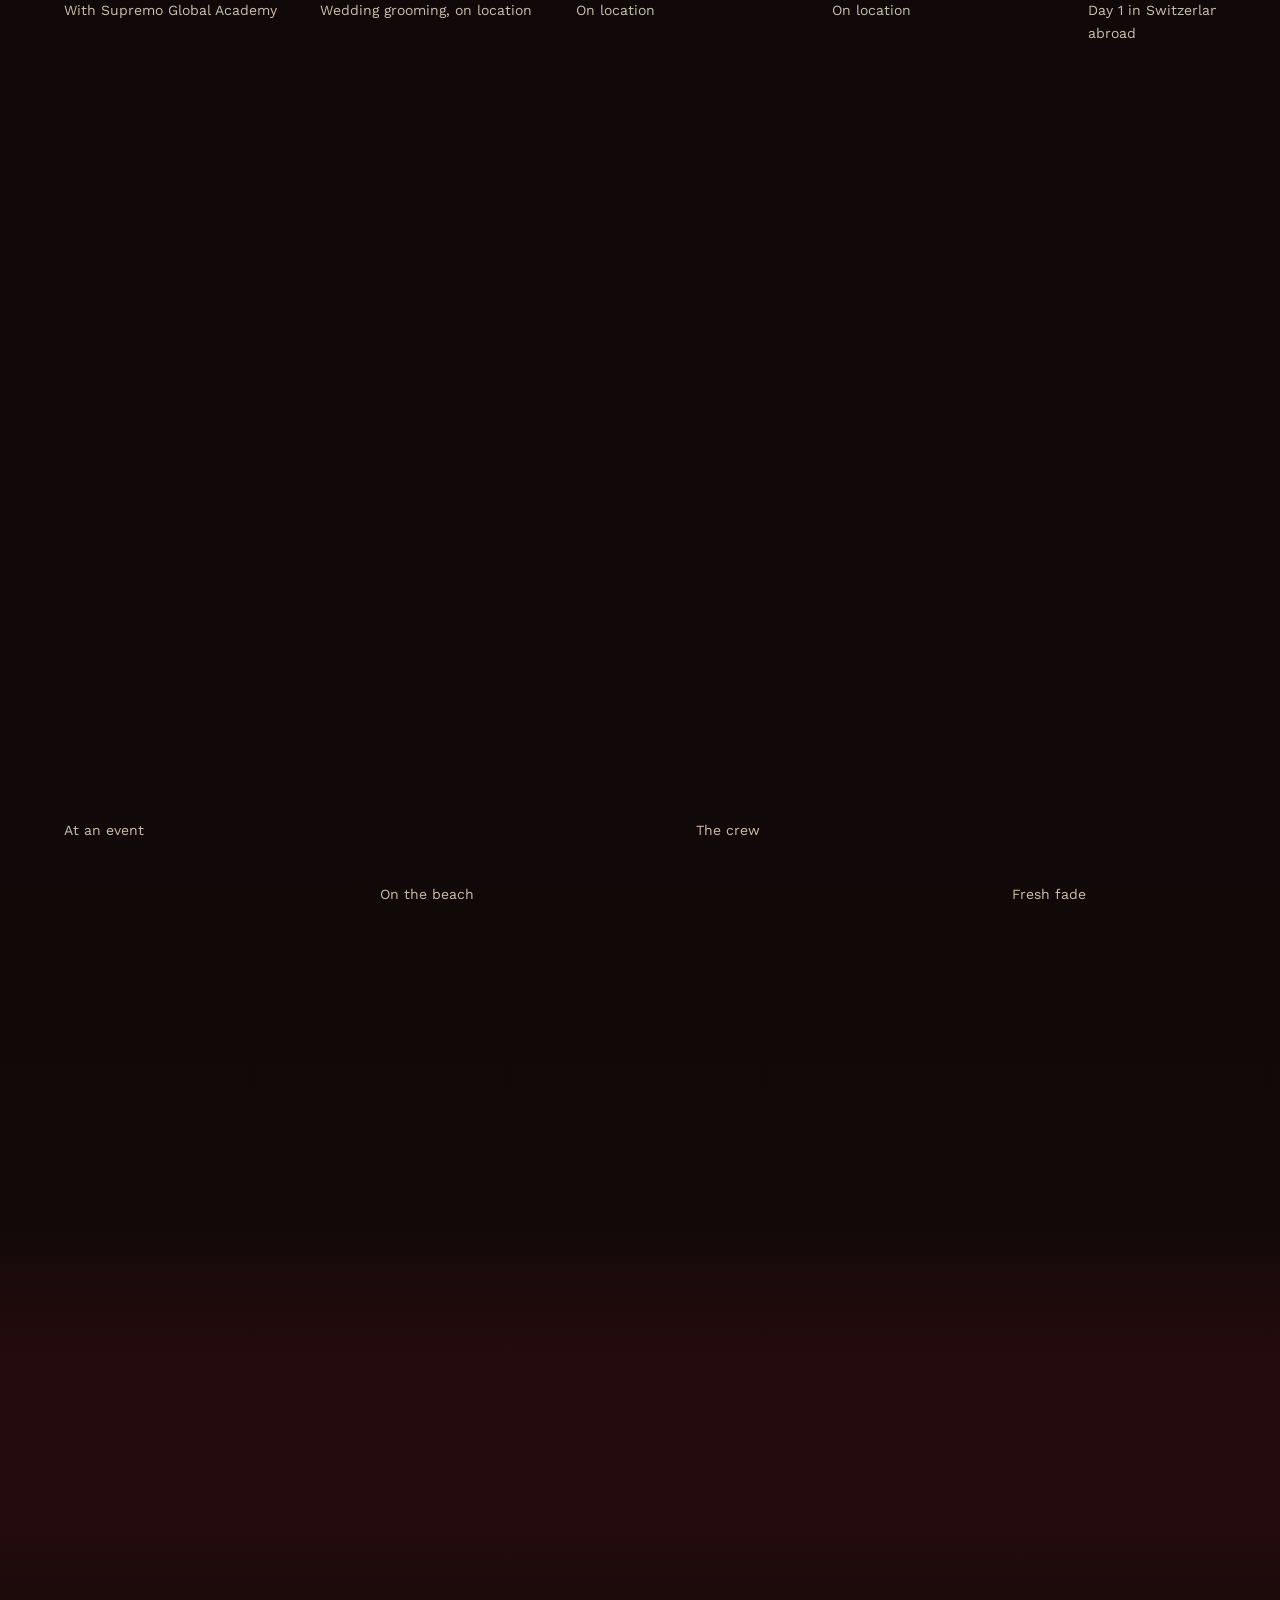
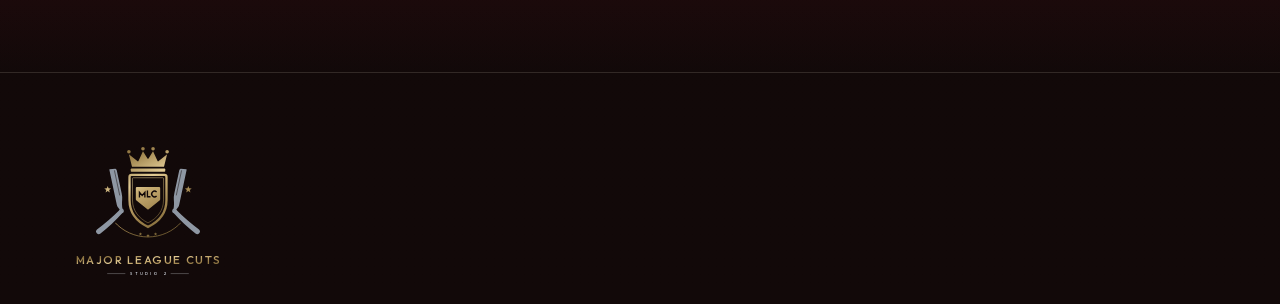
<file: blog-2/index.html>
<!doctype html><html lang="en"><head><meta charset="utf-8"><title>Moved | Major League Cuts Studio 2</title><meta name="robots" content="noindex"><link rel="canonical" href="https://www.mlcs2.com/"><meta http-equiv="refresh" content="0; url=/"></head><body><p>This page has moved. <a href="/">Continue to Major League Cuts Studio 2</a>.</p></body></html>
</file>
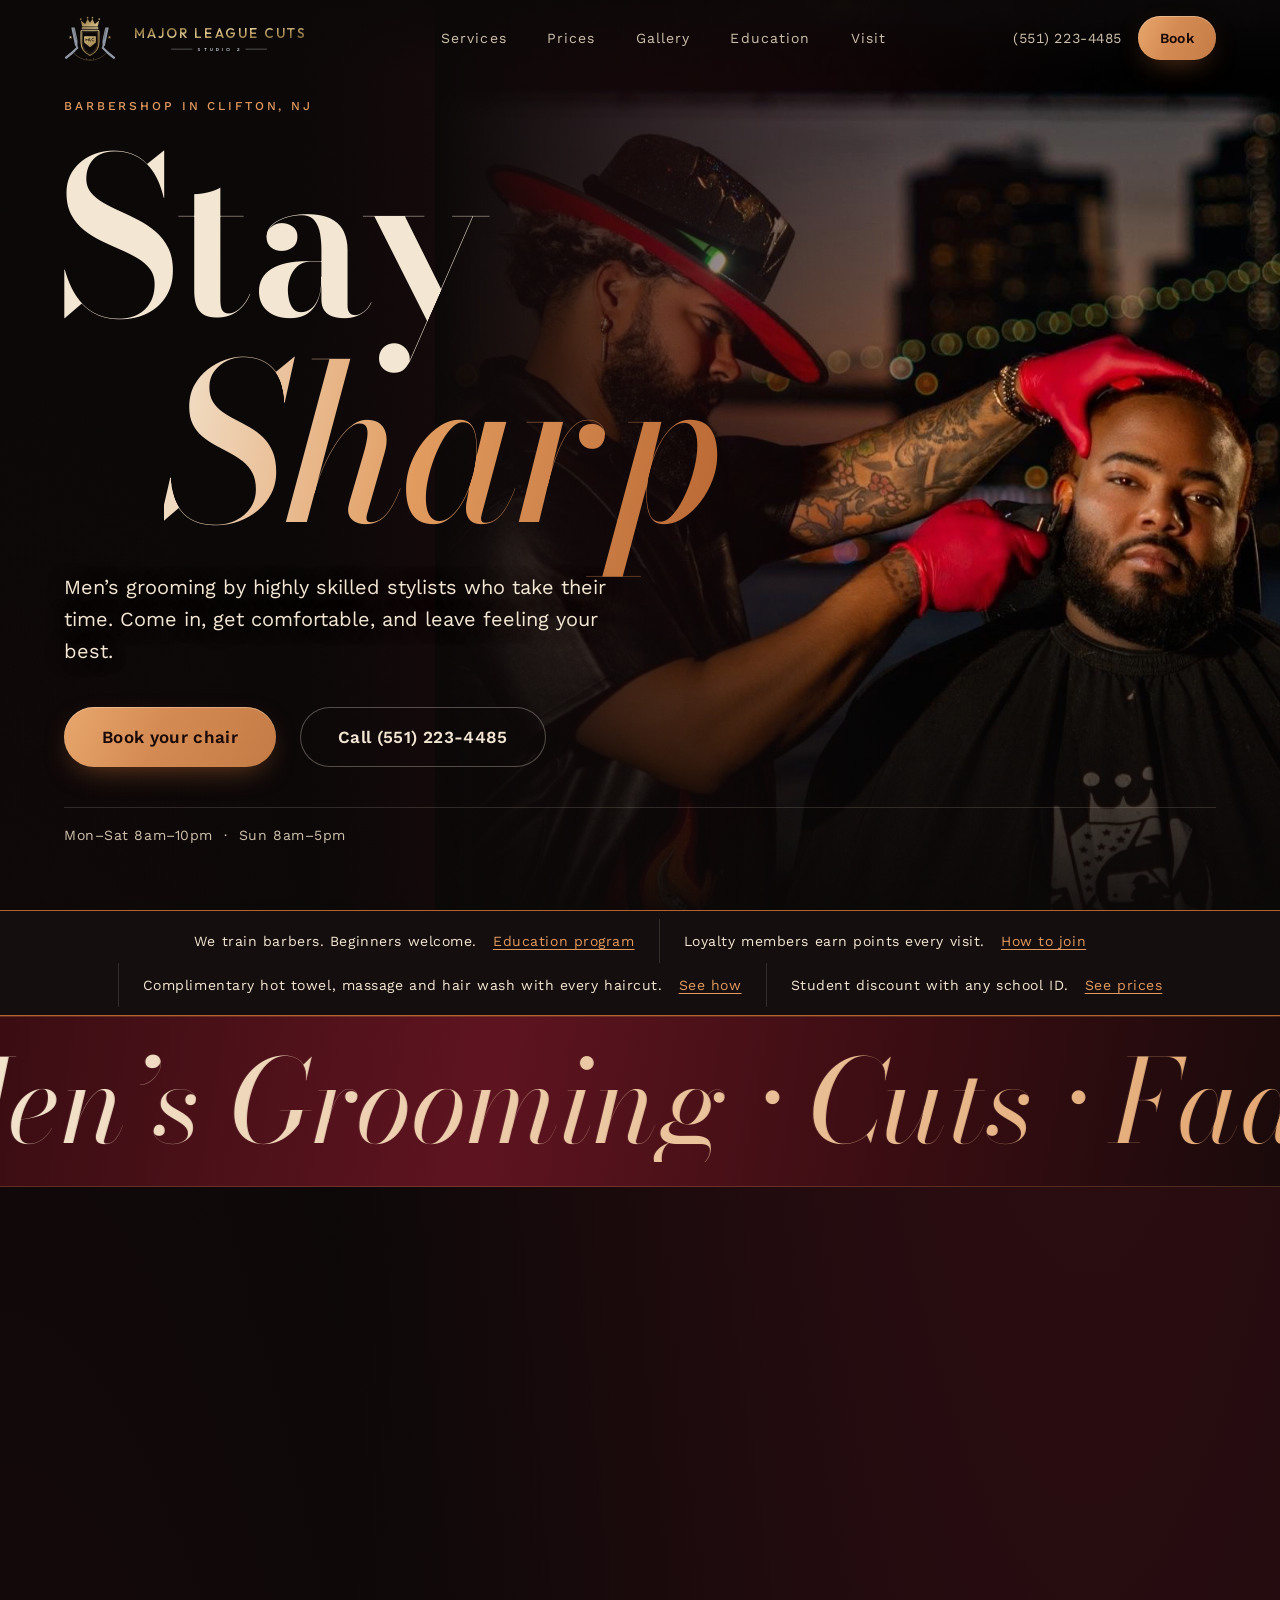
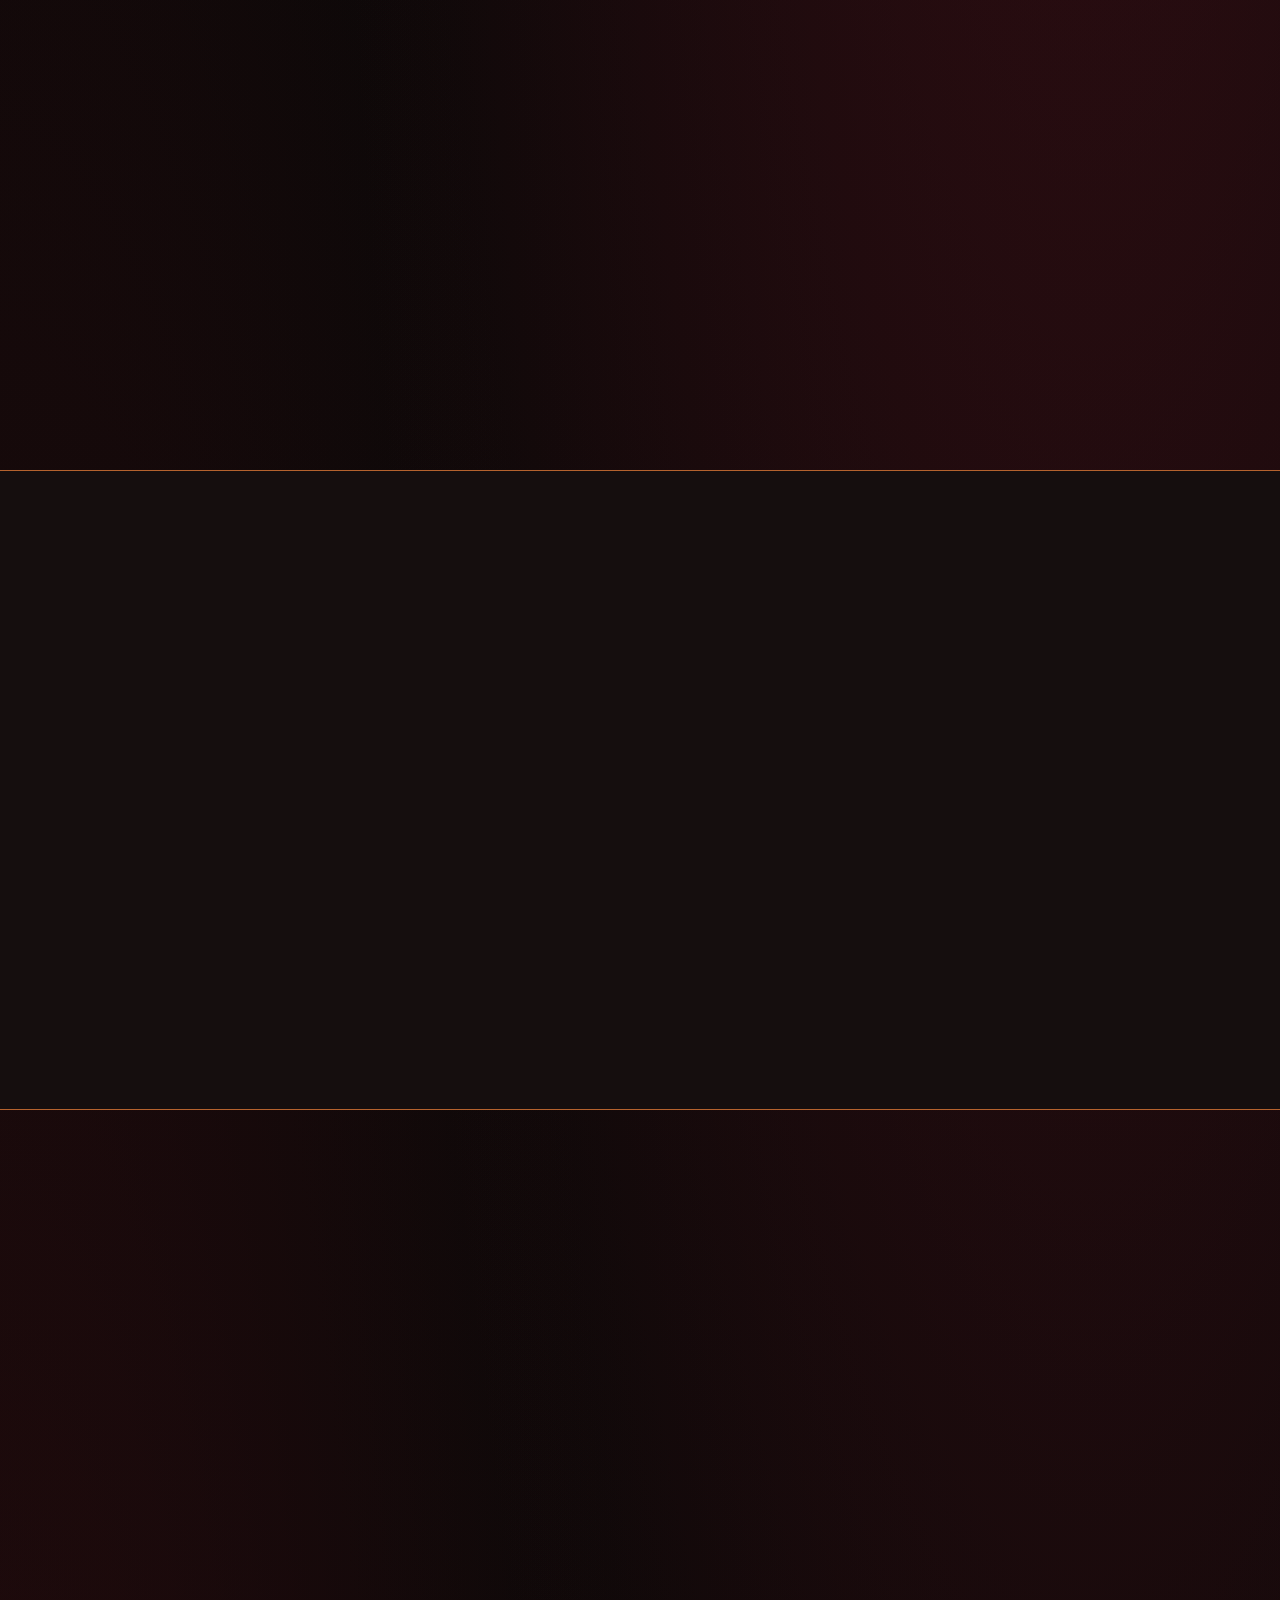
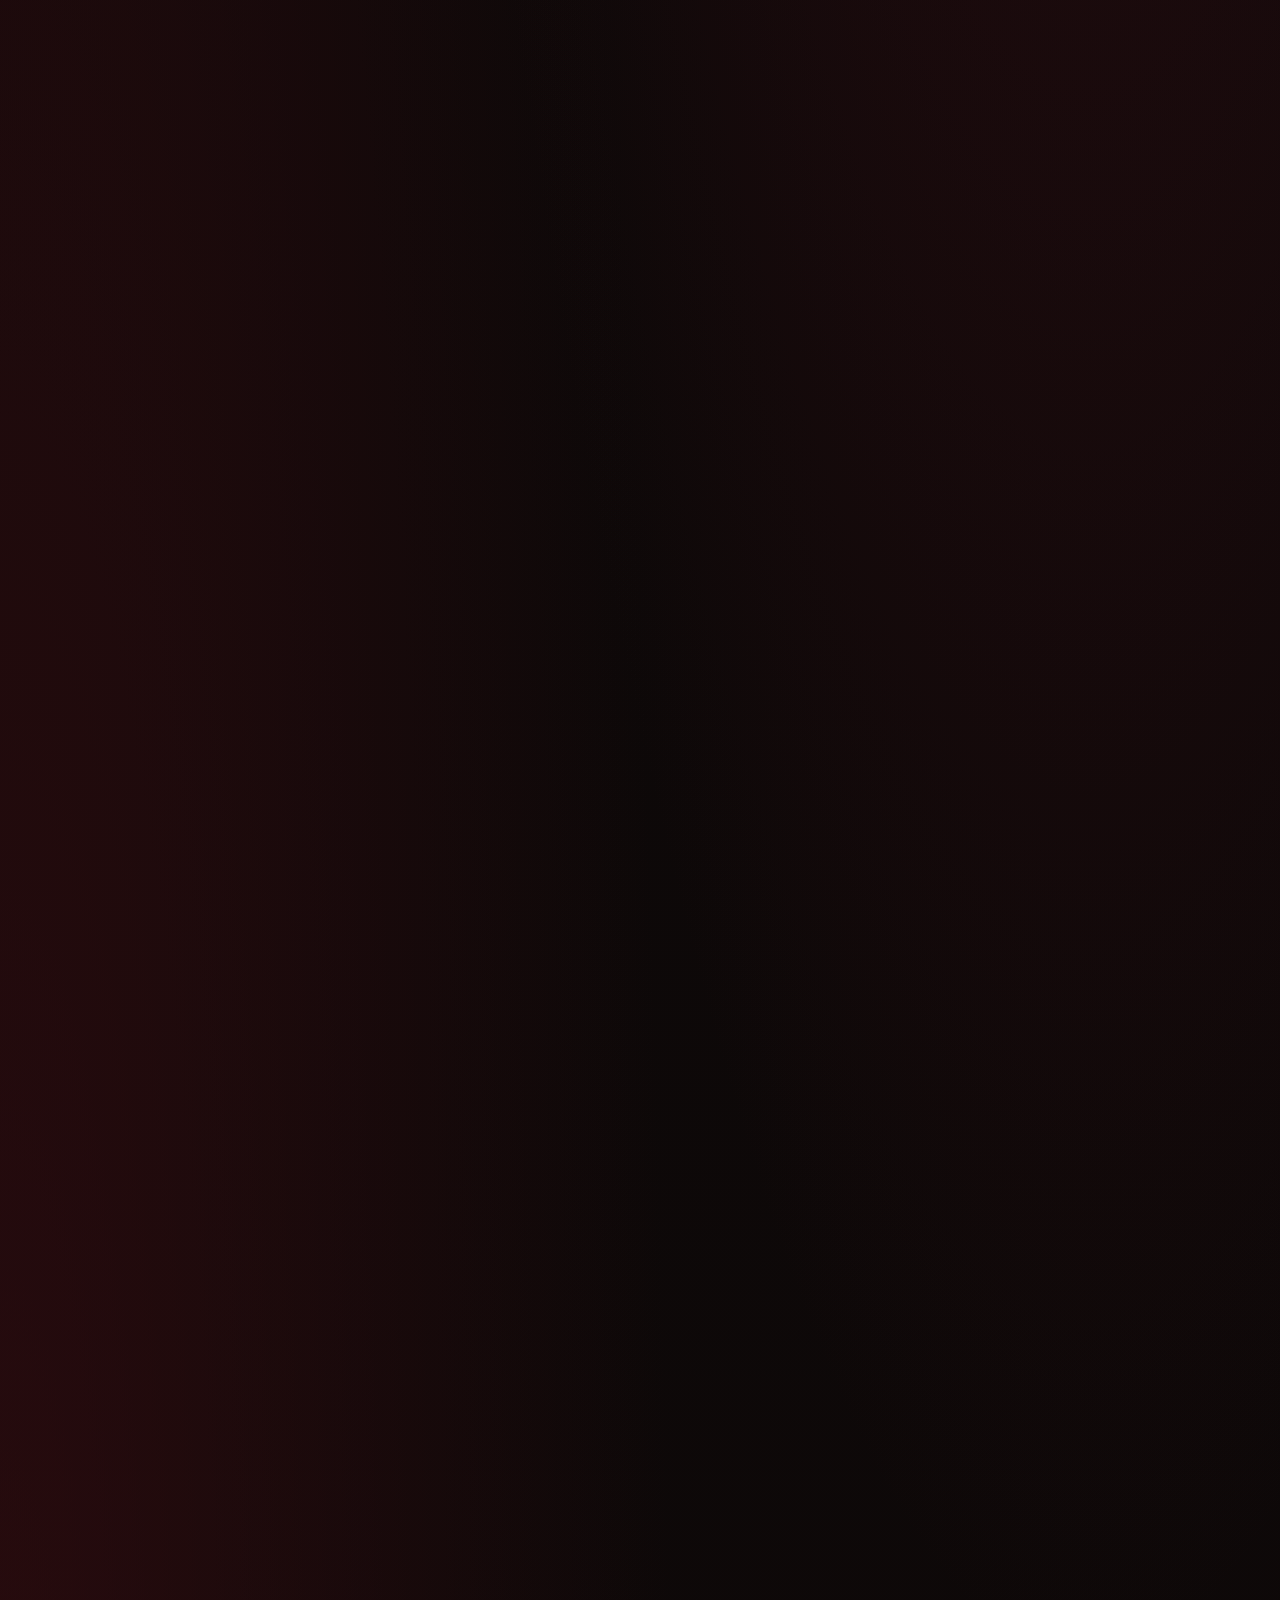
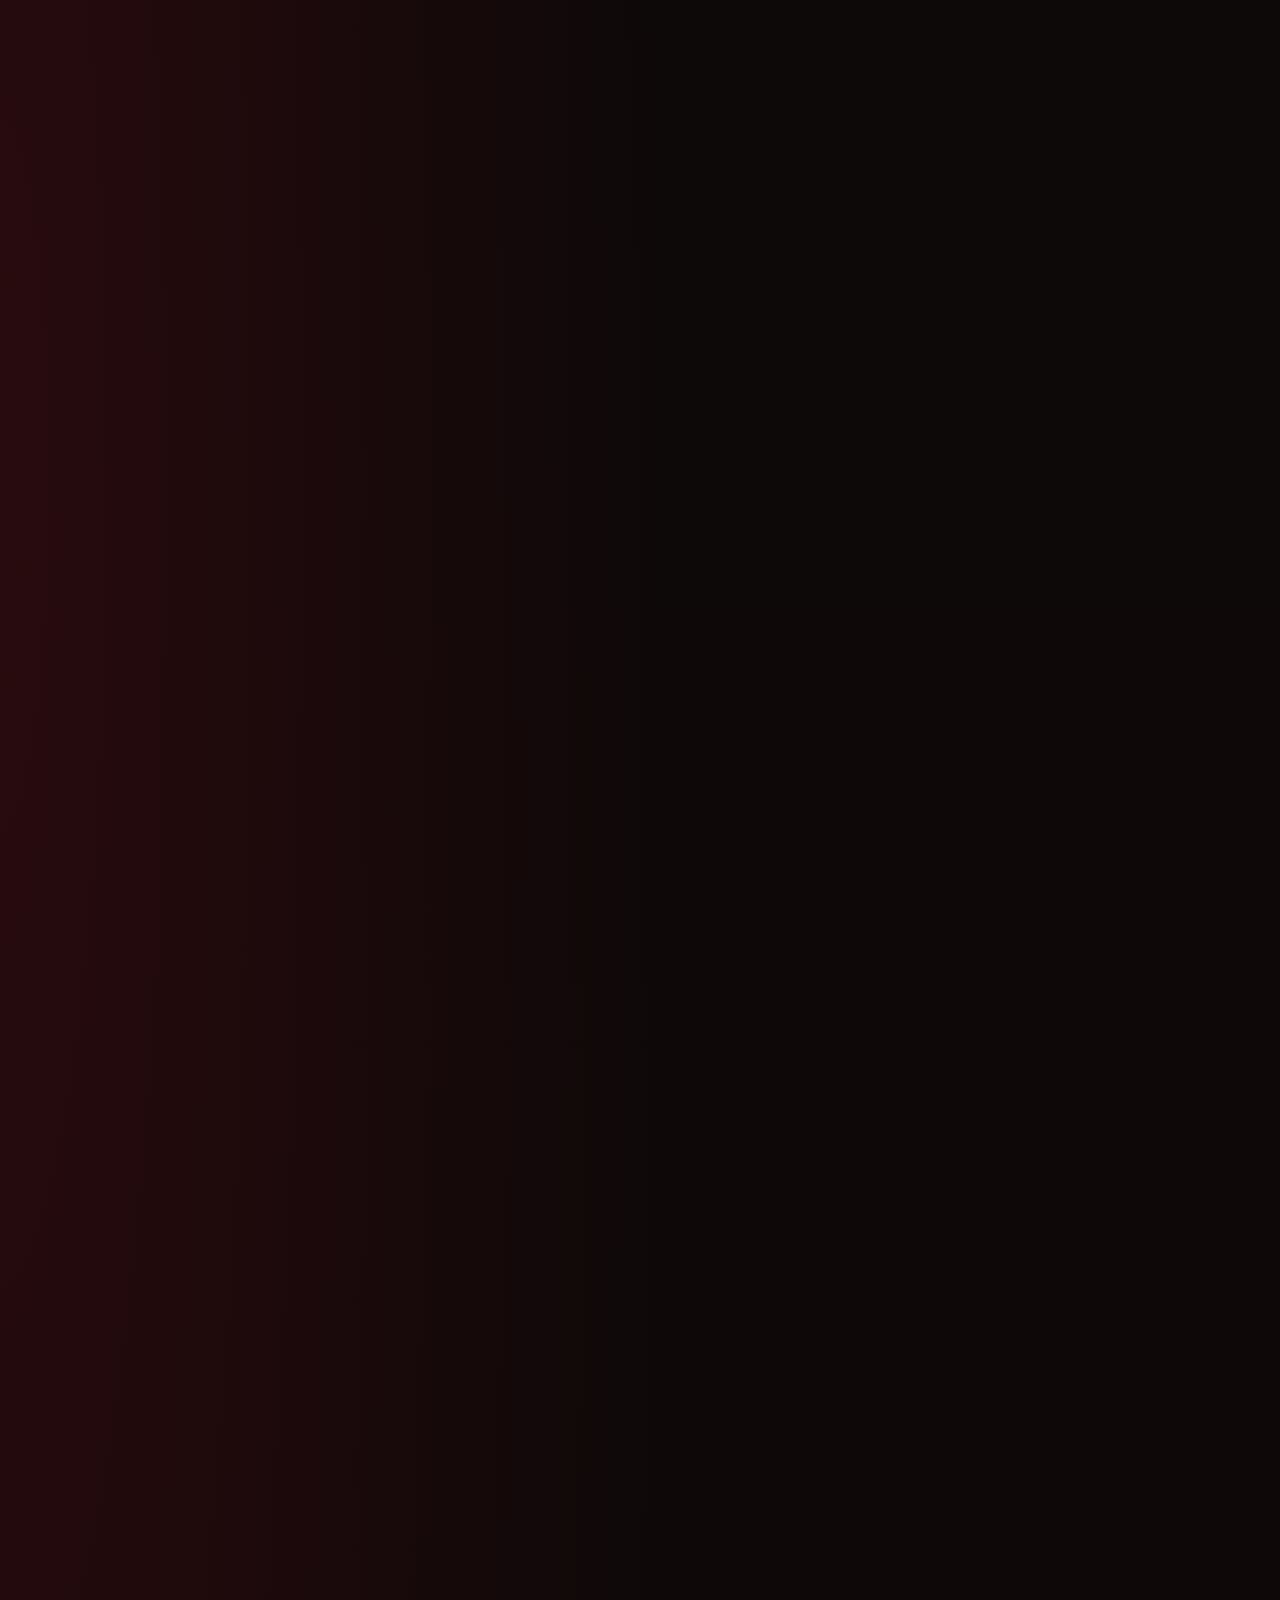
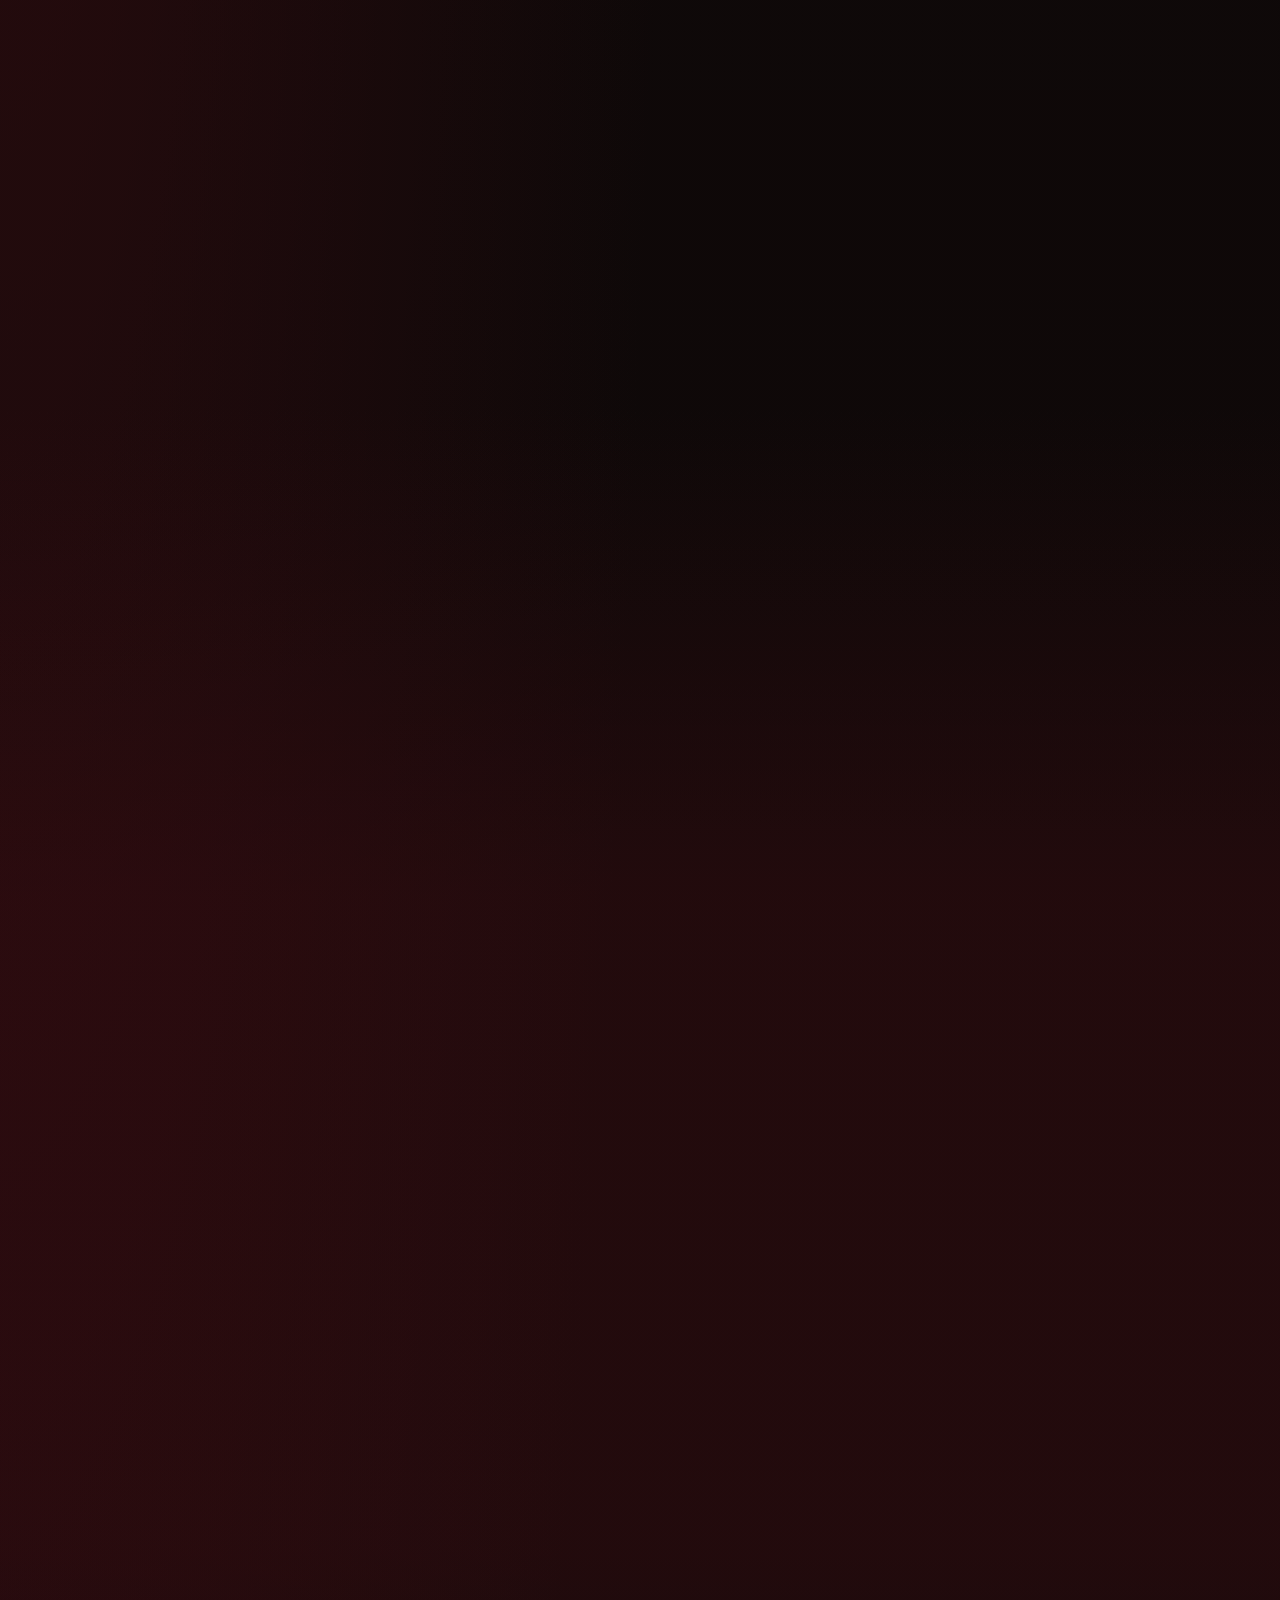
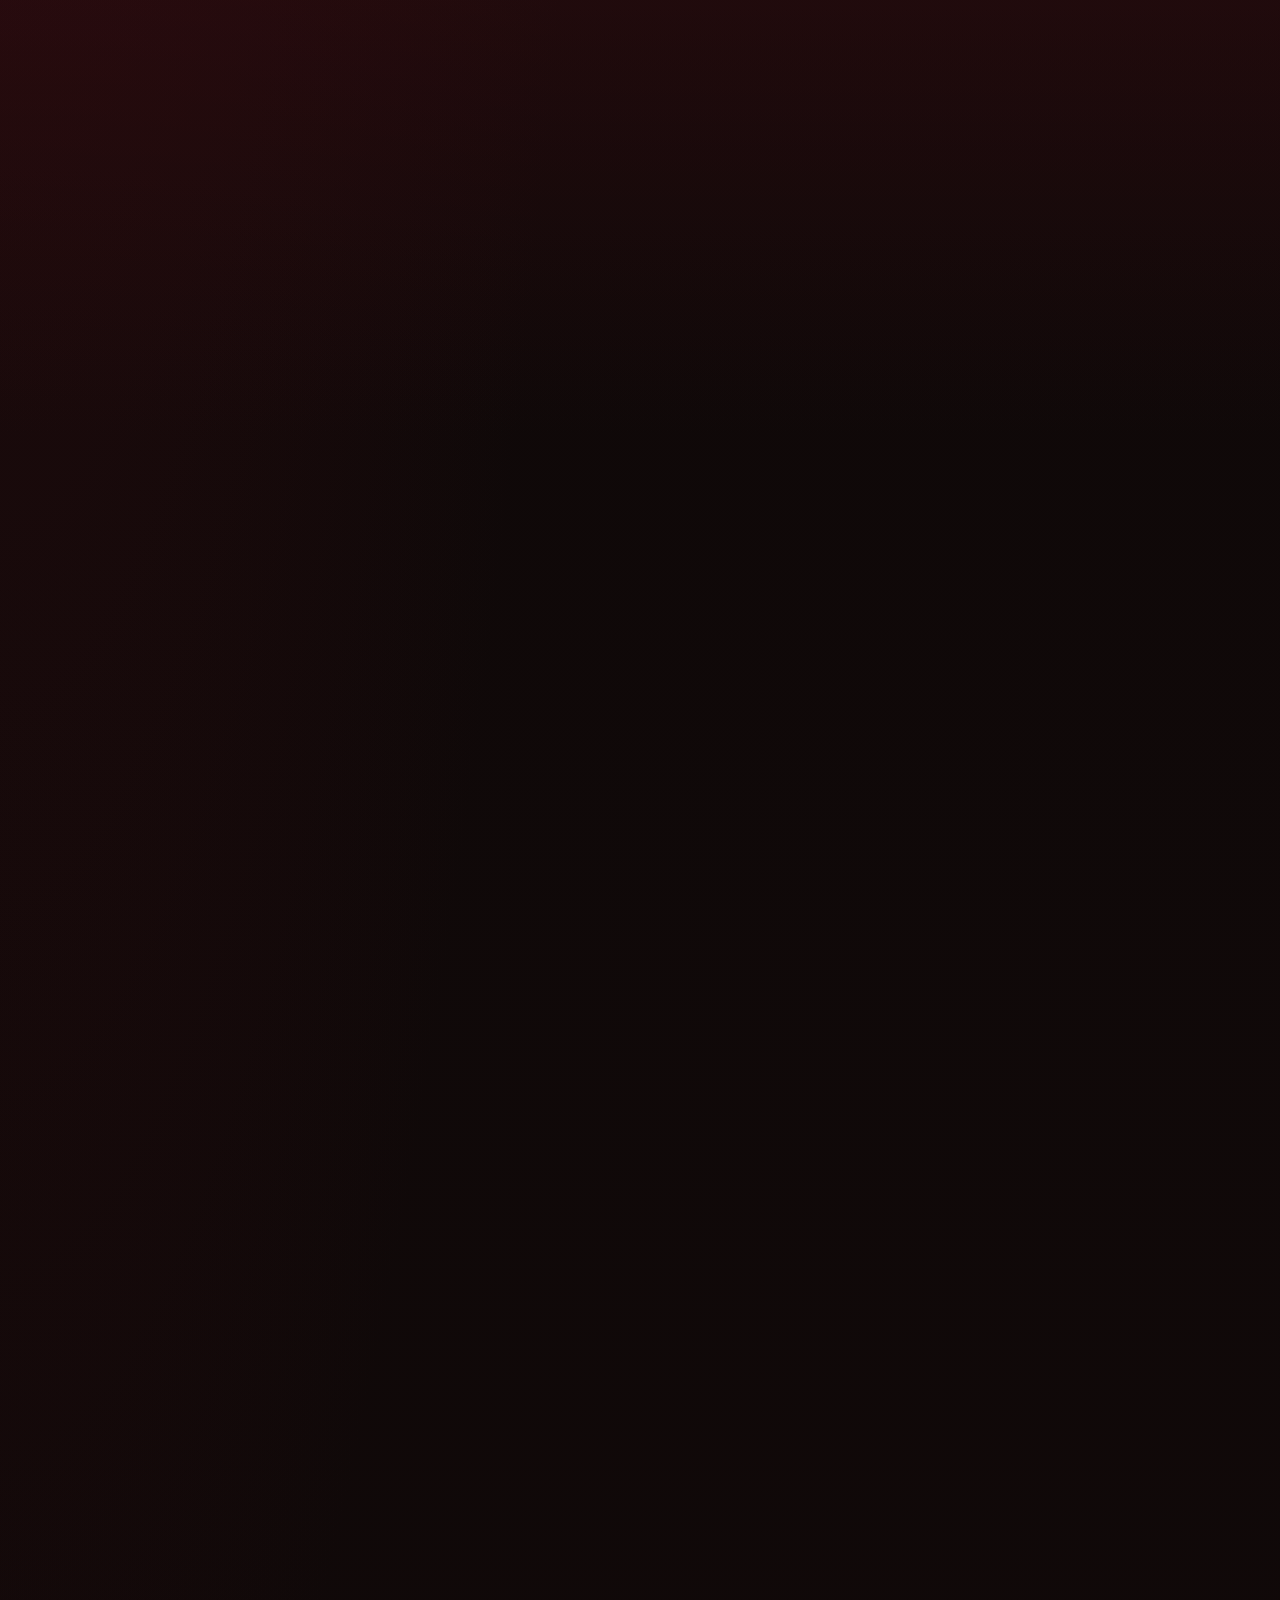
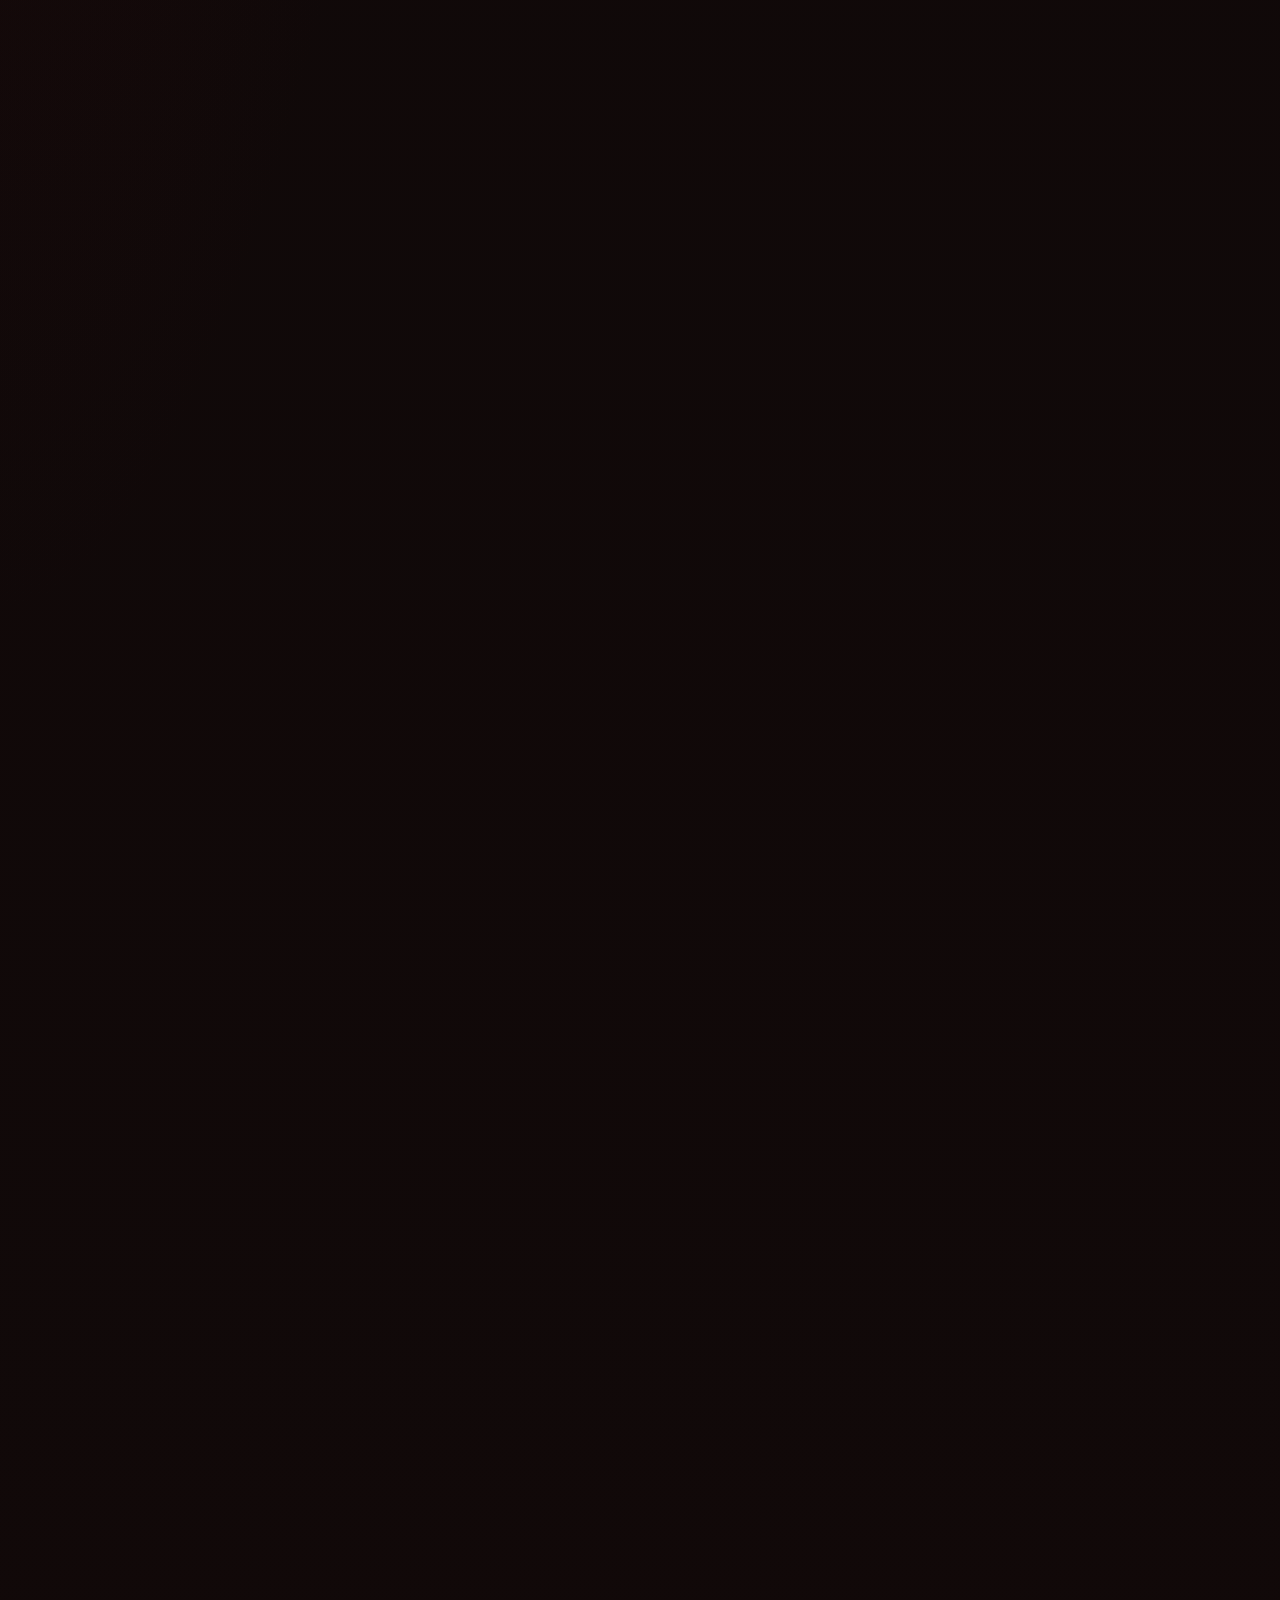
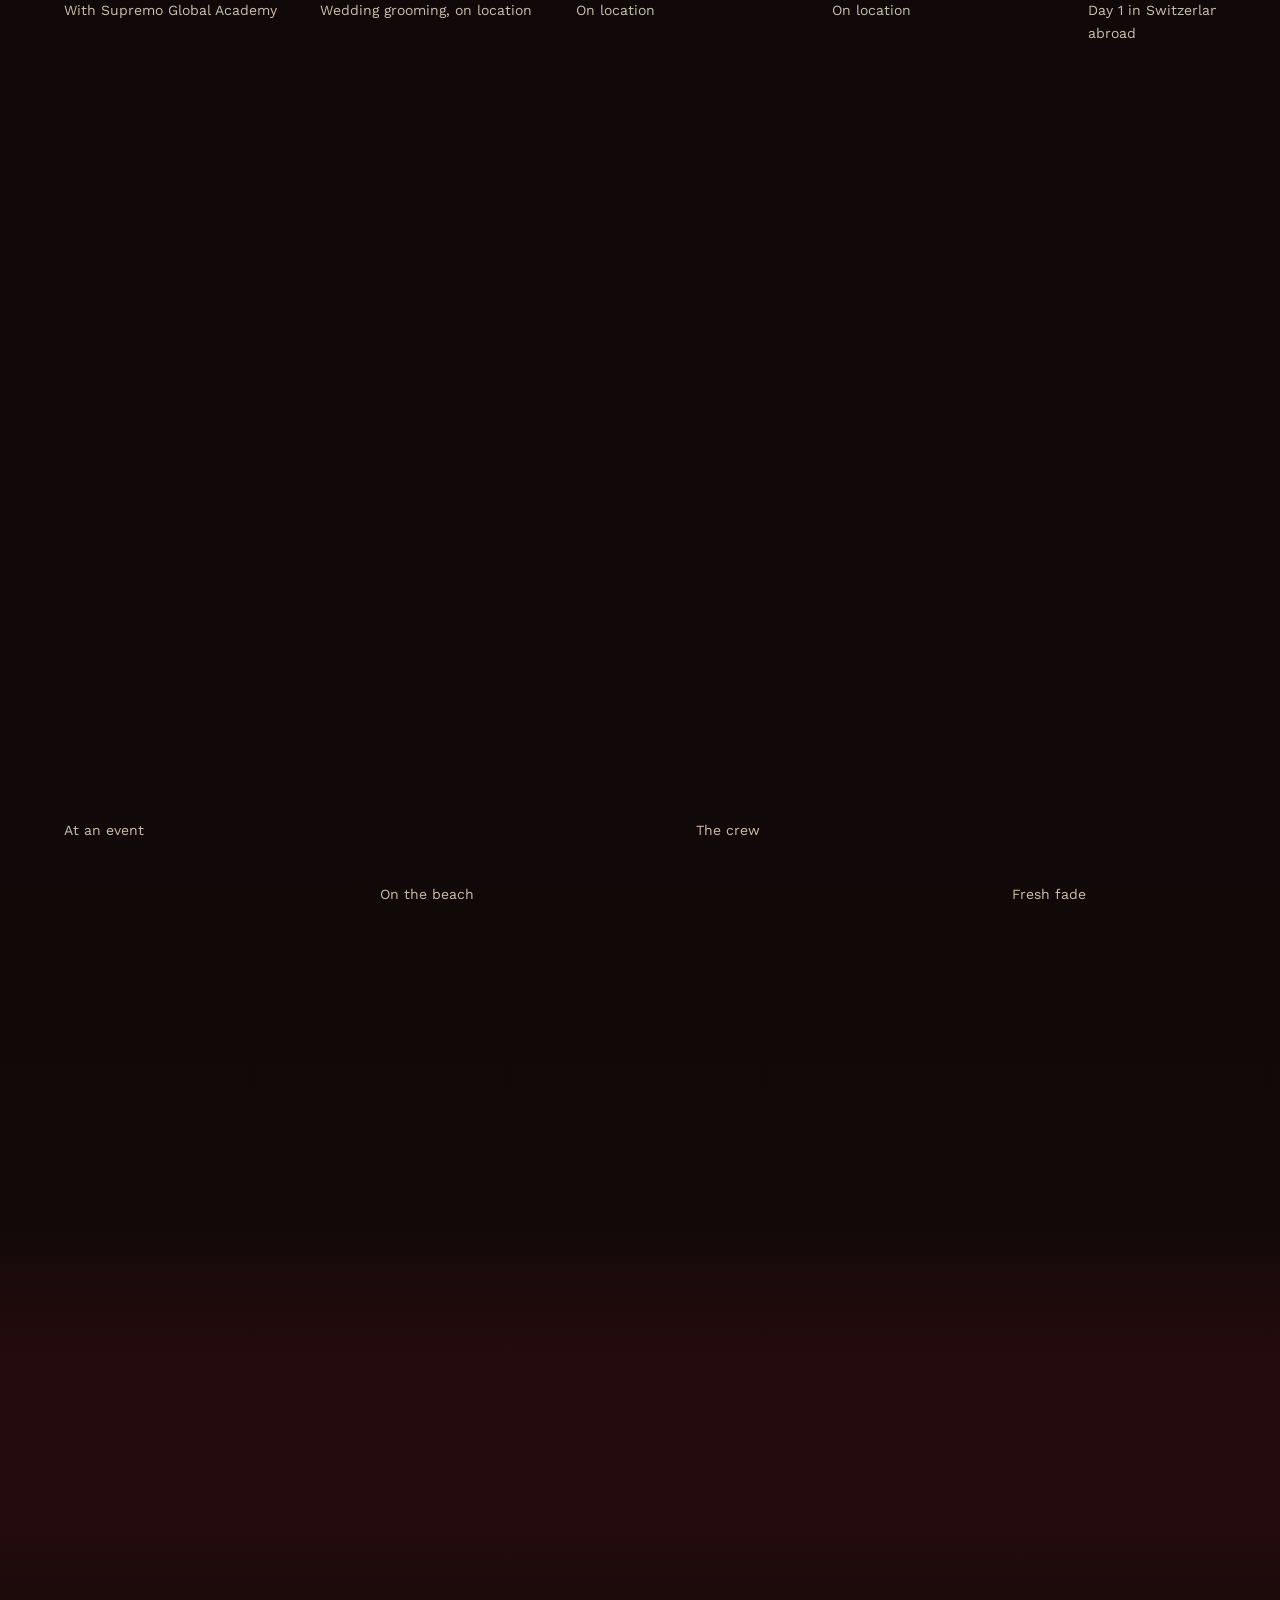
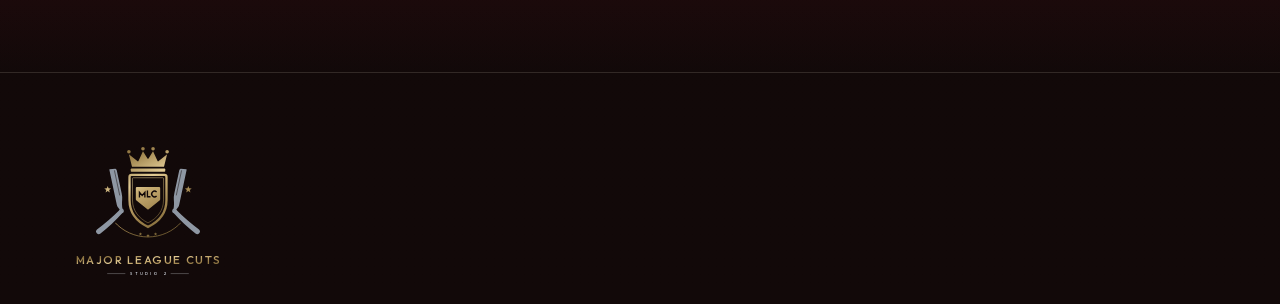
<file: contacts-2/index.html>
<!doctype html><html lang="en"><head><meta charset="utf-8"><title>Moved | Major League Cuts Studio 2</title><meta name="robots" content="noindex"><link rel="canonical" href="https://www.mlcs2.com/#visit"><meta http-equiv="refresh" content="0; url=/#visit"></head><body><p>This page has moved. <a href="/#visit">Continue to Major League Cuts Studio 2</a>.</p></body></html>
</file>
<file: css/style.css>
/* Major League Cuts Studio 2 / Direction 5: Ember Lounge
   Low light, leather, a cigar bar after the game. */

:root {
  /* colour */
  --black: #0B0808;
  --oxblood: #3A0D12;
  --burgundy: #5E1420;
  --copper: #B5622E;
  --copper-light: #E19A5E;
  --cream: #F3E7D3;
  --cream-muted: #CDBFAA;
  --ink: #1A0907;               /* text on copper */
  --surface: #150E0E;
  --surface-2: #1F1213;
  --line: rgba(243, 231, 211, 0.14);
  --taken: #8E8072;

  /* gradients */
  --grad-copper: linear-gradient(115deg, #E8A66C 0%, #D48A52 45%, #C47A44 100%);
  --grad-copper-hover: linear-gradient(115deg, #F0B47D 0%, #E19A5E 50%, #D68D54 100%);
  --grad-text: linear-gradient(100deg, #F3E7D3 0%, #E19A5E 45%, #B5622E 100%);
  --grad-hairline: linear-gradient(150deg, rgba(225, 154, 94, 0.5), rgba(243, 231, 211, 0.08) 42%, rgba(181, 98, 46, 0.32));
  --grad-page: radial-gradient(90% 60% at 85% -5%, rgba(94, 20, 32, 0.55), transparent 70%),
               radial-gradient(70% 50% at 0% 40%, rgba(58, 13, 18, 0.6), transparent 75%),
               linear-gradient(180deg, #0B0808 0%, #120909 100%);
  --grad-band: linear-gradient(100deg, #3A0D12 0%, #5E1420 38%, #3A0D12 70%, #1A0A0B 100%);
  --grad-sheet: linear-gradient(180deg, #241214 0%, #170C0D 100%);

  /* type */
  --font-display: "Bodoni Moda", "Didot", "Bodoni 72", Georgia, serif;
  --font-text: "Work Sans", system-ui, -apple-system, "Segoe UI", sans-serif;
  --fs-body: 1rem;
  --fs-small: 0.875rem;
  --fs-label: 0.75rem;
  --fs-lede: clamp(1.05rem, 1.6vw, 1.25rem);
  --fs-h2: clamp(2.6rem, 7vw, 5.5rem);
  --fs-h1-flow: clamp(2.5rem, 6vw, 4.5rem);
  --fs-hero: clamp(5rem, 22vw, 15rem);
  --fs-band: clamp(3.2rem, 9vw, 9rem);

  /* space & shape */
  --gutter: clamp(20px, 5vw, 72px);
  --max: 1320px;
  --s-1: 8px; --s-2: 16px; --s-3: 24px; --s-4: 40px; --s-5: 64px; --s-6: 104px;
  --r-s: 12px; --r-m: 20px; --r-l: 28px; --r-pill: 999px;
  --tap: 52px;
  --head-h: 76px;
  --logo-icon: 52px;            /* crest icon, header */
  --logo-word-w: 190px;         /* wordmark image width, header */
  --logo-full-w: 168px;         /* stacked logo, footer */

  /* motion */
  --dur-1: 0.18s; --dur-2: 0.45s; --dur-3: 0.8s; --dur-spin: 7s;
  --ease-out: cubic-bezier(0.2, 0.7, 0.2, 1);
  --ease-spring: cubic-bezier(0.34, 1.45, 0.64, 1);
  --ease-sheet: cubic-bezier(0.22, 0.9, 0.24, 1);

  --noise: url("data:image/svg+xml;utf8,<svg xmlns='http://www.w3.org/2000/svg' width='180' height='180'><filter id='n'><feTurbulence type='fractalNoise' baseFrequency='.8' numOctaves='2' stitchTiles='stitch'/><feColorMatrix values='0 0 0 0 1  0 0 0 0 .9  0 0 0 0 .8  0 0 0 .55 0'/></filter><rect width='100%' height='100%' filter='url(%23n)'/></svg>");
}

*, *::before, *::after { box-sizing: border-box; }
html { -webkit-text-size-adjust: 100%; scroll-behavior: smooth; }
body {
  margin: 0; min-height: 100vh;
  background-color: var(--black);
  background-image: var(--grad-page);
  background-repeat: no-repeat;
  color: var(--cream);
  font-family: var(--font-text); font-size: var(--fs-body); line-height: 1.6;
  -webkit-font-smoothing: antialiased;
  overflow-x: hidden;
}
body::after { /* film grain, static */
  content: ""; position: fixed; inset: 0; z-index: 90; pointer-events: none;
  background: var(--noise); opacity: 0.07; mix-blend-mode: soft-light;
}
img { display: block; max-width: 100%; height: auto; }
a { color: inherit; }
h1, h2, h3, p, ul, dl, dd, figure { margin: 0; padding: 0; }
ul { list-style: none; }
.sr-only { position: absolute; width: 1px; height: 1px; overflow: hidden; clip: rect(0 0 0 0); white-space: nowrap; }
:focus-visible { outline: 2px solid var(--copper-light); outline-offset: 3px; border-radius: 6px; }
.skip { position: absolute; left: var(--s-2); top: -80px; z-index: 100; background: var(--cream); color: var(--black); padding: 10px 16px; border-radius: var(--r-s); }
.skip:focus { top: var(--s-2); }

.wrap { width: 100%; max-width: calc(var(--max) + 2 * var(--gutter)); margin-inline: auto; padding-inline: var(--gutter); }
.eyebrow { font-size: var(--fs-label); letter-spacing: 0.24em; text-transform: uppercase; color: var(--copper-light); font-weight: 500; }
.display { font-family: var(--font-display); font-weight: 500; letter-spacing: -0.02em; line-height: 0.95; font-variation-settings: "opsz" 96; }
.display em { font-style: italic; font-weight: 400; }
.grad-text { background: var(--grad-text); -webkit-background-clip: text; background-clip: text; color: transparent; }
.lede { font-size: var(--fs-lede); color: var(--cream-muted); max-width: 34em; }
.num { font-variant-numeric: lining-nums tabular-nums; }

/* ---------- wordmark & header ---------- */
.mark { display: inline-flex; align-items: center; gap: var(--s-1); text-decoration: none; line-height: 0; }
.mark__icon { width: var(--logo-icon); height: var(--logo-icon); flex: none; }
.mark__word { width: var(--logo-word-w); height: auto; flex: none; }
.mark__full { width: var(--logo-full-w); height: auto; max-width: 100%; }
.flow-head .mark__icon { --logo-icon: 48px; }
@media (max-width: 460px) { .site-head { --logo-icon: 40px; --logo-word-w: 112px; } .site-head .wrap { gap: var(--s-2); } }
@media (max-width: 359px) { .site-head .mark__word { display: none; } }
.site-head { position: absolute; inset: 0 0 auto 0; z-index: 20; height: var(--head-h); background: linear-gradient(180deg, rgba(11, 8, 8, 0.85), transparent); }
.site-head .wrap { height: 100%; display: flex; align-items: center; justify-content: space-between; gap: var(--s-3); }
.nav { display: none; gap: var(--s-4); font-size: var(--fs-small); letter-spacing: 0.08em; }
.nav a { text-decoration: none; padding: 10px 0; position: relative; color: var(--cream-muted); transition: color var(--dur-1); }
.nav a:hover { color: var(--cream); }
.nav a::after { content: ""; position: absolute; left: 0; right: 0; bottom: 4px; height: 1px; background: var(--copper-light); transform: scaleX(0); transform-origin: left; transition: transform var(--dur-2) var(--ease-out); }
.nav a:hover::after { transform: scaleX(1); }
.head-actions { display: flex; align-items: center; gap: var(--s-2); }
.head-tel { display: none; font-size: var(--fs-small); text-decoration: none; color: var(--cream-muted); letter-spacing: 0.04em; }
@media (min-width: 900px) { .nav { display: flex; } .head-tel { display: inline; } }

/* ---------- buttons ---------- */
.btn {
  position: relative; isolation: isolate; overflow: hidden;
  display: inline-flex; align-items: center; justify-content: center; gap: 10px;
  min-height: var(--tap); padding: 0 30px; border: 0; border-radius: var(--r-pill);
  font: 600 1rem/1 var(--font-text); letter-spacing: 0.02em; text-decoration: none; cursor: pointer;
  color: var(--ink); background: var(--grad-copper);
  box-shadow: 0 10px 30px -12px rgba(181, 98, 46, 0.7), inset 0 1px 0 rgba(255, 240, 220, 0.35);
  transition: transform var(--dur-1) var(--ease-out);
}
.btn::before { content: ""; position: absolute; inset: 0; z-index: -1; background: var(--grad-copper-hover); opacity: 0; transition: opacity var(--dur-2) var(--ease-out); }
.btn::after { /* soft glint that crosses the button */
  content: ""; position: absolute; top: 0; bottom: 0; left: 0; width: 45%; z-index: 0; pointer-events: none;
  background: linear-gradient(100deg, transparent, rgba(255, 244, 228, 0.55), transparent);
  transform: translateX(-130%) skewX(-18deg);
}
.btn:hover::before { opacity: 1; }
.btn:hover::after { transform: translateX(300%) skewX(-18deg); transition: transform 0.9s var(--ease-out); }
.btn:hover { transform: translateY(-2px); }
.btn:active { transform: translateY(0) scale(0.97); }
.btn[disabled] { filter: saturate(0.4) brightness(0.7); cursor: not-allowed; transform: none; }
.btn[disabled]::after { display: none; }
.btn--lg { min-height: 60px; padding: 0 38px; font-size: 1.0625rem; }
.btn--sm { min-height: 44px; padding: 0 22px; font-size: var(--fs-small); }
.btn--ghost { background: transparent; color: var(--cream); box-shadow: inset 0 0 0 1px rgba(243, 231, 211, 0.3); }
.btn--ghost::before { background: rgba(243, 231, 211, 0.1); }
.btn--ghost::after { display: none; }
.btn--block { width: 100%; }

/* ---------- reveal & roll (JS adds .js) ---------- */
.js .reveal { opacity: 0; transform: translateY(16px); transition: opacity 0.7s var(--ease-out), transform 0.7s var(--ease-out); transition-delay: var(--d, 0s); }
.js .reveal.in { opacity: 1; transform: none; }
.roll__d { display: inline-block; height: 1.12em; overflow: hidden; vertical-align: top; line-height: 1.12; }
.roll__col { display: flex; flex-direction: column; transition: transform 1.15s var(--ease-out); transition-delay: calc(var(--i, 0) * 90ms); }
.roll__col i { display: block; height: 1.12em; font-style: normal; }
.rolled .roll__col { transform: translateY(calc(var(--n) * -1.12em)); }

/* ---------- rotating copper ring ---------- */
.ring { position: relative; isolation: isolate; overflow: hidden; border-radius: var(--r-l); background: var(--grad-hairline); }
.ring::before {
  content: ""; position: absolute; left: 50%; top: 50%; z-index: -2; width: max(240%, 700px); aspect-ratio: 1;
  background: conic-gradient(from 0deg, transparent 0 52%, var(--copper) 72%, var(--copper-light) 84%, transparent 96%);
  opacity: 0; transform: translate(-50%, -50%); transition: opacity var(--dur-2) var(--ease-out);
}
.ring::after { content: ""; position: absolute; inset: 1.5px; z-index: -1; border-radius: calc(var(--r-l) - 1.5px); background: var(--surface); }
.ring > * { position: relative; z-index: 1; }
.ring:hover::before, .ring:focus-within::before, .ring.is-on::before, .ring:has(input:checked)::before { opacity: 1; animation: spin var(--dur-spin) linear infinite; }
@keyframes spin { to { transform: translate(-50%, -50%) rotate(360deg); } }

/* ---------- HOME: hero ---------- */
.hero { position: relative; min-height: 100svh; min-height: max(100svh, 640px); display: flex; align-items: flex-end; overflow: hidden; isolation: isolate; }
.hero__media { position: absolute; inset: 0 0 18% 0; z-index: -1; }
.hero__media img { width: 100%; height: 100%; object-fit: cover; object-position: 42% 40%; }
.hero__media::after { content: ""; position: absolute; inset: 0; background:
  linear-gradient(180deg, rgba(11, 8, 8, 0.15) 0%, rgba(11, 8, 8, 0.2) 40%, var(--black) 100%),
  linear-gradient(110deg, rgba(58, 13, 18, 0.55), transparent 60%); }
.hero__copy { padding-block: 0 var(--s-4); width: 100%; }
.hero__title { font-size: var(--fs-hero); margin: var(--s-2) 0 var(--s-3); }
.hero__title span { display: block; }
.hero__title em { padding-right: 0.08em; }
.hero__sub { font-size: var(--fs-lede); color: var(--cream); max-width: 28em; margin-bottom: var(--s-4); text-shadow: 0 1px 18px rgba(0, 0, 0, 0.6); }
.hero__cta { display: flex; flex-wrap: wrap; gap: var(--s-2) var(--s-3); align-items: center; }
.hero__hours { margin-top: var(--s-4); padding-top: var(--s-2); font-size: var(--fs-small); color: var(--cream-muted); border-top: 1px solid var(--line); letter-spacing: 0.04em; }
.hero__copy h1 { display: inline-block; }
@media (min-width: 900px) {
  .hero__media { inset: 0 0 0 34%; }
  .hero__media::after { background:
    linear-gradient(90deg, var(--black) 0%, rgba(11, 8, 8, 0.55) 22%, transparent 55%),
    linear-gradient(0deg, rgba(11, 8, 8, 0.9) 0%, transparent 38%),
    linear-gradient(110deg, rgba(94, 20, 32, 0.4), transparent 60%); }
  .hero__media img { object-position: 38% 40%; }
  .hero__copy { padding-top: calc(var(--head-h) + var(--s-2)); padding-bottom: var(--s-5); } /* keeps the eyebrow clear of the header logo on short screens */
  .hero__title { font-size: clamp(9rem, 17vw, 16rem); margin-left: -0.04em; }
  .hero__title span + span { padding-left: 0.5em; }
}

/* ---------- type band ---------- */
.band { background: var(--grad-band); border-block: 1px solid rgba(225, 154, 94, 0.22); overflow: hidden; padding-block: var(--s-3); }
.band__track { display: flex; width: max-content; animation: drift 46s linear infinite; }
.band__track span { font-family: var(--font-display); font-style: italic; font-size: var(--fs-band); line-height: 1.05; white-space: nowrap; padding-right: 0.5em; background: var(--grad-text); -webkit-background-clip: text; background-clip: text; color: transparent; }
@keyframes drift { to { transform: translateX(-50%); } }

/* ---------- sections ---------- */
.section { padding-block: var(--s-6); }
.section__head { margin-bottom: var(--s-5); display: grid; gap: var(--s-2); }
.section__head h2 { font-size: var(--fs-h2); }
@media (max-width: 700px) { .section { padding-block: var(--s-5); } .section__head { margin-bottom: var(--s-4); } }

/* highlight cards: swipe on phone */
.cards { display: flex; gap: var(--s-2); overflow-x: auto; scroll-snap-type: x mandatory; padding: 4px var(--gutter) var(--s-3); margin-inline: calc(var(--gutter) * -1); scrollbar-width: none; }
.cards::-webkit-scrollbar { display: none; }
.card { flex: 0 0 76vw; max-width: 320px; scroll-snap-align: center; }
.card:first-child { margin-left: 0; }
.card a { display: block; text-decoration: none; padding: 10px 10px 22px; height: 100%; }
.card__img { aspect-ratio: 4 / 5; overflow: hidden; border-radius: calc(var(--r-l) - 10px); }
.card__img img { width: 100%; height: 100%; object-fit: cover; transition: transform 1.2s var(--ease-out); }
.card:hover .card__img img { transform: scale(1.05); }
.card__body { padding: var(--s-3) 14px 0; display: grid; gap: 6px; }
.card__name { font-family: var(--font-display); font-size: 1.7rem; line-height: 1.08; font-weight: 500; }
.card__price { font-family: var(--font-display); font-size: 2.6rem; line-height: 1.12; color: var(--copper-light); font-weight: 500; }
.card__go { font-size: var(--fs-small); letter-spacing: 0.16em; text-transform: uppercase; color: var(--cream-muted); margin-top: 6px; }
@media (min-width: 900px) {
  .cards { display: grid; grid-template-columns: repeat(3, 1fr); gap: var(--s-3); overflow: visible; margin-inline: 0; padding: 0; }
  .card { max-width: none; }
}

/* price list */
.menu { background: linear-gradient(180deg, transparent, rgba(58, 13, 18, 0.45) 30%, rgba(58, 13, 18, 0.45) 70%, transparent); }
.menu__grid { display: grid; gap: var(--s-5) var(--s-6); }
.menu__group h3 { font-family: var(--font-display); font-style: italic; font-weight: 400; font-size: clamp(1.8rem, 3vw, 2.4rem); color: var(--copper-light); padding-bottom: var(--s-2); margin-bottom: var(--s-1); border-bottom: 1px solid transparent; border-image: linear-gradient(90deg, var(--copper), transparent) 1; }
.menu__group + .menu__group { margin-top: var(--s-4); }
.row { display: flex; align-items: baseline; gap: 12px; padding: 13px 0; border-bottom: 1px solid var(--line); }
.row__name { font-size: 1.0625rem; }
.row__lead { flex: 1; min-width: 12px; }
.row__price { font-family: var(--font-display); font-size: 1.55rem; font-weight: 500; line-height: 1.12; font-variant-numeric: lining-nums tabular-nums; min-width: 3.2ch; text-align: right; }
.row__price.is-varies { font-family: var(--font-text); font-size: var(--fs-small); letter-spacing: 0.14em; text-transform: uppercase; color: var(--cream-muted); }
.menu__cta { margin-top: var(--s-5); display: flex; flex-wrap: wrap; gap: var(--s-3); align-items: center; }
.menu__cta p { color: var(--cream-muted); }
@media (min-width: 900px) { .menu__grid { grid-template-columns: 1fr 1fr; align-items: start; } .menu__group + .menu__group { margin-top: var(--s-5); } }

/* the shop */
.shop { display: grid; gap: var(--s-5); align-items: center; }
.shop__photo { max-width: 460px; width: 100%; justify-self: center; padding: 10px; }
.shop__photo img { border-radius: calc(var(--r-l) - 10px); width: 100%; aspect-ratio: 3 / 4; object-fit: cover; }
.shop__text { display: grid; gap: var(--s-3); }
.shop__text h2 { font-size: var(--fs-h2); }
@media (min-width: 900px) { .shop { grid-template-columns: 0.9fr 1.1fr; gap: var(--s-6); } .shop__photo { justify-self: start; } }

/* gallery strip */
.strip { display: flex; gap: var(--s-2); overflow-x: auto; scroll-snap-type: x mandatory; padding: 4px var(--gutter) var(--s-3); scrollbar-width: thin; scrollbar-color: var(--copper) transparent; }
.strip figure { flex: 0 0 min(72vw, 300px); scroll-snap-align: start; }
.strip img { width: 100%; aspect-ratio: 2 / 3; object-fit: cover; border-radius: var(--r-m); }
.strip figcaption { font-size: var(--fs-small); color: var(--cream-muted); margin-top: 10px; }
@media (min-width: 900px) { .strip figure { flex-basis: 300px; } .strip figure:nth-child(even) { margin-top: var(--s-5); } }

/* everyone: editorial photo grid */
.every { display: grid; grid-template-columns: 1fr; gap: var(--s-3); }
.every__item img { width: 100%; object-fit: cover; border-radius: var(--r-m); }
.every__item figcaption { font-size: var(--fs-small); color: var(--cream-muted); margin-top: 10px; }
.every__lead img { aspect-ratio: 6 / 5; object-position: 50% 22%; }
.every__tall img { aspect-ratio: 7 / 8; object-position: 50% 30%; }
.every__third img { aspect-ratio: 4 / 5; object-position: 55% 40%; }
.every__locs img { object-position: 50% 33%; }
.every__wide--a img { aspect-ratio: 5 / 2; object-position: 60% 0%; }
.every__wide--b img { aspect-ratio: 5 / 2; object-position: 50% 0%; }
.every__cta { margin-block: var(--s-5); display: flex; }
@media (min-width: 900px) {
  .every { grid-template-columns: repeat(12, 1fr); gap: var(--s-4) var(--s-3); align-items: start; }
  .every__lead { grid-column: span 7; }
  .every__tall { grid-column: span 5; margin-top: var(--s-5); }
  .every__third { grid-column: span 4; }
  .every__third:nth-of-type(4) { margin-top: var(--s-4); }
  .every__wide { grid-column: span 6; }
}

/* visit */
.visit { display: grid; gap: var(--s-5); }
.visit__addr { font-family: var(--font-display); font-size: clamp(2.4rem, 6vw, 4.8rem); line-height: 1; font-weight: 500; letter-spacing: -0.02em; }
.visit__addr span { display: block; color: var(--cream-muted); font-size: 0.5em; font-style: italic; font-weight: 400; margin-top: 10px; }
.visit__links { display: flex; flex-wrap: wrap; gap: var(--s-2); margin-top: var(--s-4); }
.hours { padding: var(--s-4) var(--s-3); display: grid; gap: 0; }
.hours h3 { font-family: var(--font-display); font-style: italic; font-weight: 400; font-size: 1.8rem; margin-bottom: var(--s-2); }
.hours div { display: flex; justify-content: space-between; gap: var(--s-2); padding: 14px 0; border-bottom: 1px solid var(--line); }
.hours div:last-child { border-bottom: 0; }
.hours dt { color: var(--cream-muted); }
.hours dd { font-variant-numeric: tabular-nums; }
@media (min-width: 900px) { .visit { grid-template-columns: 1.2fr 0.8fr; align-items: center; } }

.site-foot { border-top: 1px solid var(--line); padding-block: var(--s-5) 120px; color: var(--cream-muted); font-size: var(--fs-small); }
.site-foot .wrap { display: grid; gap: var(--s-3); }
.site-foot a { text-underline-offset: 3px; }
@media (min-width: 900px) { .site-foot { padding-bottom: var(--s-5); } .site-foot .wrap { grid-template-columns: 1fr auto; align-items: end; } }

/* sticky phone book bar */
.bookbar { position: fixed; left: 0; right: 0; bottom: 0; z-index: 40; display: flex; gap: 10px; padding: 12px var(--gutter) calc(12px + env(safe-area-inset-bottom)); background: linear-gradient(180deg, rgba(11, 8, 8, 0), rgba(11, 8, 8, 0.92) 40%); animation: lift 0.7s var(--ease-sheet) 0.9s both; }
.bookbar .btn { flex: 1; }
.bookbar .btn--ghost { flex: 0 0 var(--tap); padding: 0; background: rgba(11, 8, 8, 0.8); }
@media (min-width: 900px) { .bookbar { display: none; } }
@keyframes lift { from { transform: translateY(110%); opacity: 0; } to { transform: none; opacity: 1; } }

/* ---------- BOOKING FLOW ---------- */
.flow-head { position: relative; z-index: 20; }
.flow-head .wrap:first-child { display: grid; grid-template-columns: 1fr auto 1fr; align-items: center; height: var(--head-h); gap: var(--s-2); }
.back { display: inline-flex; align-items: center; gap: 8px; min-height: 48px; text-decoration: none; color: var(--cream-muted); font-size: var(--fs-small); letter-spacing: 0.06em; justify-self: start; }
.back:hover { color: var(--cream); }
.back svg { transition: transform var(--dur-2) var(--ease-out); }
.back:hover svg { transform: translateX(-4px); }
.step-mark { justify-self: end; font-size: var(--fs-small); letter-spacing: 0.14em; color: var(--cream-muted); white-space: nowrap; }
.step-mark b { color: var(--cream); font-weight: 500; }
.progress { display: grid; grid-template-columns: repeat(4, 1fr); gap: 6px; height: 3px; }
.progress i { background: var(--line); border-radius: 2px; position: relative; overflow: hidden; }
.progress i.on::after { content: ""; position: absolute; inset: 0; background: var(--grad-copper); transform-origin: left; animation: fill 0.8s var(--ease-out) both; }
@keyframes fill { from { transform: scaleX(0); } to { transform: scaleX(1); } }

.flow-grid { display: grid; gap: var(--s-4); padding-block: var(--s-4) 280px; }
.flow-main { animation: rise 0.8s var(--ease-out) both; min-width: 0; }
@keyframes rise { from { opacity: 0; transform: translateY(18px); } to { opacity: 1; transform: none; } }
.flow-main h1 { font-size: var(--fs-h1-flow); margin: var(--s-2) 0 var(--s-2); }
.flow-main .lede { margin-bottom: var(--s-4); }
@media (min-width: 960px) {
  .flow-grid { grid-template-columns: minmax(0, 1fr) 400px; gap: var(--s-6); padding-block: var(--s-5) var(--s-6); align-items: start; }
}

/* option rows (services) */
.group-title { font-family: var(--font-display); font-style: italic; font-weight: 400; font-size: 1.9rem; color: var(--copper-light); margin: var(--s-4) 0 var(--s-1); }
.group-title:first-of-type { margin-top: 0; }
.opt { position: relative; display: grid; grid-template-columns: 30px 1fr auto; align-items: center; gap: 16px; min-height: 64px; padding: 12px 18px; margin-bottom: 8px; border-radius: var(--r-m); background: var(--surface); box-shadow: inset 0 0 0 1px var(--line); cursor: pointer; transition: transform var(--dur-1) var(--ease-out), background-color var(--dur-2); -webkit-tap-highlight-color: transparent; }
.opt:hover { background-color: var(--surface-2); }
.opt:active { transform: scale(0.985); }
.opt input { position: absolute; inset: 0; opacity: 0; margin: 0; cursor: pointer; }
.opt:has(input:focus-visible) { outline: 2px solid var(--copper-light); outline-offset: 3px; }
.box { width: 28px; height: 28px; border-radius: 50%; box-shadow: inset 0 0 0 1.5px rgba(243, 231, 211, 0.35); position: relative; transition: transform var(--dur-2) var(--ease-spring); }
.box::before { content: ""; position: absolute; inset: 0; border-radius: 50%; background: var(--grad-copper); opacity: 0; transform: scale(0.4); transition: opacity var(--dur-1), transform var(--dur-2) var(--ease-spring); }
.box::after { content: ""; position: absolute; left: 10px; top: 5px; width: 8px; height: 14px; border: solid var(--ink); border-width: 0 2.5px 2.5px 0; transform: rotate(45deg) scale(0); transform-origin: 30% 80%; opacity: 0; transition: transform var(--dur-2) var(--ease-spring) 0.08s, opacity var(--dur-1) 0.08s; }
.opt:has(input:checked) { background: linear-gradient(110deg, rgba(94, 20, 32, 0.65), rgba(58, 13, 18, 0.55)); box-shadow: inset 0 0 0 1.5px var(--copper); }
.opt:has(input:checked) .box::before { opacity: 1; transform: none; }
.opt:has(input:checked) .box::after { opacity: 1; transform: rotate(45deg) scale(1); }
.opt:has(input:checked) .box { transform: scale(1.08); }
.opt__name { font-size: 1.0625rem; font-weight: 500; }
.opt__price { font-family: var(--font-display); font-size: 1.55rem; font-weight: 500; line-height: 1; font-variant-numeric: lining-nums tabular-nums; }
.opt__price.is-varies { font-family: var(--font-text); font-size: var(--fs-label); letter-spacing: 0.14em; text-transform: uppercase; color: var(--cream-muted); }

/* barber cards */
.barbers { display: grid; gap: 12px; }
.pick { display: grid; grid-template-columns: 72px 1fr 30px; align-items: center; gap: 18px; padding: 18px 20px; min-height: 104px; cursor: pointer; transition: transform var(--dur-1) var(--ease-out); -webkit-tap-highlight-color: transparent; }
.pick:active { transform: scale(0.985); }
.pick input { position: absolute; inset: 0; opacity: 0; margin: 0; z-index: 3; cursor: pointer; }
.pick:has(input:focus-visible) { outline: 2px solid var(--copper-light); outline-offset: 3px; }
.pick__av { width: 72px; height: 72px; border-radius: 50%; display: grid; place-items: center; font-family: var(--font-display); font-style: italic; font-size: 2rem; background: radial-gradient(circle at 30% 25%, #7a2432, var(--oxblood) 70%); box-shadow: inset 0 0 0 1px rgba(225, 154, 94, 0.45); }
.pick__name { font-family: var(--font-display); font-size: 1.9rem; font-weight: 500; line-height: 1.05; }
.pick__note { font-size: var(--fs-small); color: var(--cream-muted); margin-top: 4px; }
.pick:has(input:checked)::after { background: linear-gradient(110deg, #3d0f16, #2a0b10); }
@media (min-width: 700px) { .barbers { grid-template-columns: 1fr 1fr; } }

/* date + time */
.dates { display: flex; gap: 10px; overflow-x: auto; scroll-snap-type: x proximity; padding: 4px var(--gutter) 12px; margin: 0 calc(var(--gutter) * -1) var(--s-3); scrollbar-width: none; }
.dates::-webkit-scrollbar { display: none; }
.date { flex: 0 0 76px; min-height: 88px; border: 0; border-radius: var(--r-m); background: var(--surface); box-shadow: inset 0 0 0 1px var(--line); color: var(--cream); cursor: pointer; display: grid; place-content: center; gap: 2px; text-align: center; font-family: var(--font-text); scroll-snap-align: start; transition: transform var(--dur-1) var(--ease-out); }
.date:active { transform: scale(0.96); }
.date small { font-size: var(--fs-label); letter-spacing: 0.16em; text-transform: uppercase; color: var(--cream-muted); }
.date b { font-family: var(--font-display); font-size: 1.9rem; font-weight: 500; line-height: 1; }
.date[aria-pressed="true"] { background: var(--grad-copper); color: var(--ink); box-shadow: 0 10px 26px -12px rgba(181, 98, 46, 0.8); }
.date[aria-pressed="true"] small { color: var(--ink); }
.day { border: 0; padding: 0; margin: 0 0 var(--s-4); min-width: 0; }
.day legend { font-family: var(--font-display); font-style: italic; font-size: 1.7rem; color: var(--copper-light); margin-bottom: var(--s-2); padding: 0; }
.day[hidden] { display: none; }
.slots { display: grid; grid-template-columns: repeat(3, 1fr); gap: 10px; }
.slot { position: relative; }
.slot input { position: absolute; inset: 0; opacity: 0; margin: 0; cursor: pointer; z-index: 1; }
.slot span { display: grid; place-items: center; min-height: 60px; border-radius: var(--r-m); background: var(--surface); box-shadow: inset 0 0 0 1px var(--line); font-size: 0.98rem; font-weight: 500; font-variant-numeric: tabular-nums; transition: transform var(--dur-1) var(--ease-out), background-color var(--dur-2); text-align: center; line-height: 1.2; }
.slot:hover span { background: var(--surface-2); }
.slot:active span { transform: scale(0.96); }
.slot input:focus-visible + span { outline: 2px solid var(--copper-light); outline-offset: 3px; }
.slot input:checked + span { background: var(--grad-copper); color: var(--ink); box-shadow: 0 12px 28px -12px rgba(181, 98, 46, 0.9); transform: scale(1.04); font-weight: 600; }
.slot input:disabled { cursor: not-allowed; }
.slot input:disabled + span { background: transparent; color: var(--taken); box-shadow: inset 0 0 0 1px rgba(243, 231, 211, 0.07); text-decoration: line-through; text-decoration-color: rgba(142, 128, 114, 0.6); }
.slot input:disabled + span small { display: block; text-decoration: none; font-size: 0.6rem; letter-spacing: 0.16em; text-transform: uppercase; }
@media (min-width: 700px) { .slots { grid-template-columns: repeat(4, 1fr); } .dates { margin-inline: 0; padding-inline: 0; flex-wrap: wrap; overflow: visible; } }

/* ---------- summary (sheet on phone, panel on desktop) ---------- */
.summary { position: relative; border-radius: var(--r-l) var(--r-l) 0 0; background: var(--grad-sheet); box-shadow: inset 0 1px 0 rgba(225, 154, 94, 0.4); padding: 14px var(--gutter) calc(16px + env(safe-area-inset-bottom)); }
.js .summary { position: fixed; left: 0; right: 0; bottom: 0; z-index: 50; animation: sheet-in 0.9s var(--ease-sheet) 0.15s both; box-shadow: inset 0 1px 0 rgba(225, 154, 94, 0.4), 0 -30px 60px rgba(0, 0, 0, 0.55); }
@keyframes sheet-in { from { transform: translateY(100%); } to { transform: none; } }
.summary.bump { animation: bump 0.5s var(--ease-spring); }
@keyframes bump { 0% { transform: translateY(0); } 35% { transform: translateY(-9px); } 100% { transform: translateY(0); } }
.summary__handle { display: grid; grid-template-columns: 1fr auto; align-items: center; gap: 12px; width: 100%; min-height: 56px; padding: 0; border: 0; background: none; color: inherit; font: inherit; text-align: left; cursor: pointer; }
.summary__handle::before { content: ""; grid-column: 1 / -1; justify-self: center; width: 40px; height: 4px; border-radius: 2px; background: rgba(243, 231, 211, 0.3); margin-bottom: 2px; }
.summary__title { font-size: var(--fs-label); letter-spacing: 0.22em; text-transform: uppercase; color: var(--copper-light); display: block; }
.summary__count { font-size: var(--fs-small); color: var(--cream-muted); }
.summary__total { font-family: var(--font-display); font-size: 2rem; font-weight: 500; line-height: 1; font-variant-numeric: lining-nums tabular-nums; text-align: right; }
.summary__details { padding: var(--s-2) 0 var(--s-2); display: grid; gap: 0; animation: rise 0.5s var(--ease-out) both; }
.js .summary:not(.is-open) .summary__details { display: none; }
.summary__details div { padding: 12px 0; border-bottom: 1px solid var(--line); display: grid; grid-template-columns: 76px 1fr; gap: 12px; }
.summary__details dt { font-size: var(--fs-label); letter-spacing: 0.18em; text-transform: uppercase; color: var(--cream-muted); padding-top: 3px; }
.summary__details dd { font-size: 1rem; }
.summary__details dd ul li { display: flex; justify-content: space-between; gap: 12px; }
.empty { color: var(--cream-muted); }
.summary__hint { font-size: var(--fs-small); color: var(--cream-muted); margin: 6px 0 10px; min-height: 1.4em; }
.summary .btn { width: 100%; }
.summary__chev { display: none; }
.summary--desk { display: none; }
@media (min-width: 960px) {
  .summary, .js .summary { position: sticky; top: 28px; bottom: auto; left: auto; right: auto; border-radius: var(--r-l); padding: 28px 28px 28px; animation: rise 0.9s var(--ease-out) 0.2s both; box-shadow: none; z-index: 1; overflow: hidden; isolation: isolate; background: var(--grad-hairline); }
  .summary::before { content: ""; position: absolute; left: 50%; top: 50%; z-index: -2; width: 900px; aspect-ratio: 1; background: conic-gradient(from 0deg, transparent 0 55%, var(--copper) 74%, var(--copper-light) 85%, transparent 96%); transform: translate(-50%, -50%); animation: spin 12s linear infinite; opacity: 0.9; }
  .summary::after { content: ""; position: absolute; inset: 1.5px; z-index: -1; border-radius: calc(var(--r-l) - 1.5px); background: var(--grad-sheet); }
  .summary.bump, .js .summary.bump { animation: bump 0.5s var(--ease-spring); }
  .summary__handle { cursor: default; pointer-events: none; min-height: 0; margin-bottom: var(--s-2); }
  .summary__handle::before { display: none; }
  .js .summary:not(.is-open) .summary__details { display: grid; }
  .summary__total { font-size: 2.6rem; }
}

/* ---------- confirmation ---------- */
.confirm-wrap { max-width: 620px; }
.review { padding: 8px 24px; margin-bottom: var(--s-4); }
.review div { display: grid; grid-template-columns: 96px 1fr; gap: 14px; padding: 18px 0; border-bottom: 1px solid var(--line); }
.review div:last-child { border-bottom: 0; }
.review dt { font-size: var(--fs-label); letter-spacing: 0.18em; text-transform: uppercase; color: var(--cream-muted); padding-top: 4px; }
.review dd { font-size: 1.0625rem; }
.review dd ul li { display: flex; justify-content: space-between; gap: 12px; padding: 2px 0; }
.review .total dd { font-family: var(--font-display); font-size: 2.1rem; line-height: 1.1; }
.change { font-size: var(--fs-small); margin-left: 10px; color: var(--copper-light); text-underline-offset: 3px; }
.js #receipt { display: none; }
.js.is-done #review { display: none; }
.js.is-done #receipt { display: block; }
.receipt { position: relative; background: linear-gradient(180deg, #F3E7D3 0%, #E9D8BC 100%); color: #26120F; border-radius: var(--r-m); padding: var(--s-4) var(--s-3) var(--s-3); animation: lift 0.9s var(--ease-sheet) both; }
.receipt::before, .receipt::after { content: ""; position: absolute; left: 0; right: 0; height: 12px; background: radial-gradient(circle at 10px 0, transparent 7px, #F3E7D3 7.5px) 0 0 / 20px 12px repeat-x; }
.receipt::before { top: -11px; transform: scaleY(1); }
.receipt::after { bottom: -11px; transform: scaleY(-1); background: radial-gradient(circle at 10px 0, transparent 7px, #E9D8BC 7.5px) 0 0 / 20px 12px repeat-x; }
.receipt .eyebrow { color: #8A3F13; }
.receipt h2 { font-family: var(--font-display); font-size: clamp(2.4rem, 8vw, 3.4rem); line-height: 1; margin: 10px 0 6px; font-weight: 500; letter-spacing: -0.02em; }
.receipt__ref { font-size: var(--fs-small); color: #5B4136; letter-spacing: 0.06em; }
.receipt dl { margin: var(--s-3) 0; border-top: 1px dashed rgba(38, 18, 15, 0.4); }
.receipt dl div { display: grid; grid-template-columns: 92px 1fr; gap: 12px; padding: 14px 0; border-bottom: 1px dashed rgba(38, 18, 15, 0.4); }
.receipt dt { font-size: var(--fs-label); letter-spacing: 0.18em; text-transform: uppercase; color: #5B4136; padding-top: 3px; }
.receipt dd ul li { display: flex; justify-content: space-between; gap: 12px; }
.receipt__actions { display: grid; gap: 10px; }
.receipt .btn--ghost { color: #26120F; box-shadow: inset 0 0 0 1.5px rgba(38, 18, 15, 0.55); }
.receipt .btn--ghost::before { background: rgba(38, 18, 15, 0.08); }
.receipt__note { margin-top: var(--s-3); font-size: var(--fs-small); color: #5B4136; text-align: center; }
.receipt a:not(.btn) { color: #6E2D0B; }
@media (min-width: 560px) { .receipt__actions { grid-template-columns: 1fr 1fr; } }
.noscript-note { color: var(--cream-muted); font-size: var(--fs-small); margin-top: var(--s-2); }
.js .noscript-note { display: none; }
.is-done .summary, .is-done .flow-grid .summary { display: none; }
.is-done .flow-grid { padding-bottom: var(--s-6); grid-template-columns: 1fr; }
.is-done .flow-main { margin-inline: auto; width: 100%; max-width: 620px; }

/* ---------- page transitions ---------- */
@view-transition { navigation: auto; }
::view-transition-old(root) { animation: 0.3s var(--ease-out) both vt-out; }
::view-transition-new(root) { animation: 0.5s var(--ease-out) both vt-in; }
@keyframes vt-out { to { opacity: 0; } }
@keyframes vt-in { from { opacity: 0; transform: translateY(14px); } }

/* ---------- reduced motion ---------- */
@media (prefers-reduced-motion: reduce) {
  html { scroll-behavior: auto; }
  *, *::before, *::after { animation-duration: 0.01ms !important; animation-iteration-count: 1 !important; animation-delay: 0s !important; transition-duration: 0.01ms !important; transition-delay: 0s !important; }
  .band__track { animation: none !important; }
  .ring::before, .summary::before { animation: none !important; background: conic-gradient(var(--copper), var(--copper-light), var(--copper)); }
  .btn:hover::after { transition: none; }
  .js .reveal { opacity: 1; transform: none; }
  .rolled .roll__col, .roll__col { transition: none; }
  ::view-transition-old(root), ::view-transition-new(root) { animation: none; }
}

html:not(.js) .js-only { display: none; }

.hero > .wrap { min-width: 0; }
.hero { min-height: min(100svh, 920px); }
.hero__sub { max-width: min(28em, 100%); }
#receipt:focus { outline: none; }

@media (max-width: 460px) { .flow-head .wrap:first-child { gap: 8px; } .back { font-size: 0.8rem; } }
.pick:has(input:checked) .box::before { opacity: 1; transform: none; }
.pick:has(input:checked) .box::after { opacity: 1; transform: rotate(45deg) scale(1); }
.pick:has(input:checked) .box { transform: scale(1.08); }

/* legibility: prices, totals and dates in Work Sans, tabular lining numerals */
.row__price, .card__price, .opt__price, .summary__total, .review .total dd, .date b {
  font-family: var(--font-text); font-weight: 600; font-variant-numeric: lining-nums tabular-nums; letter-spacing: 0; line-height: 1.15;
}
.row__price { font-size: 1.2rem; } .row__price.is-varies, .opt__price.is-varies { font-weight: 500; }
.card__price { font-size: 2.1rem; }
.opt__price { font-size: 1.2rem; }
.summary__total { font-size: 1.75rem; }
.review .total dd { font-size: 1.7rem; }
.date b { font-size: 1.6rem; }
@media (min-width: 960px) { .summary__total { font-size: 2.1rem; } }
.roll__d, .roll__col i { font-family: var(--font-text); }
/* headings: heavier, larger optical weight so hairlines hold at 375px */
.flow-main h1, .hero__title, .section__head h2, .visit__addr, .shop__text h2 { font-weight: 600; }
.flow-main h1 { font-size: clamp(2.7rem, 7vw, 4.5rem); font-variation-settings: "opsz" 28; }
.display em { font-weight: 500; }
.pick__name, .card__name { font-weight: 600; }
.group-title, .menu__group h3 { font-weight: 500; }

/* hero on phone: image on top showing both faces, headline below */
@media (max-width: 899px) {
  .hero { display: block; min-height: 0; }
  .hero__media { position: relative; inset: auto; height: min(52svh, 440px); }
  .hero__media img { object-position: 50% 35%; }
  .hero__copy { margin-top: -36px; padding-bottom: var(--s-4); }
  .hero__title { margin-top: 10px; }
}

/* ---------- gallery page, education section ---------- */
:root { --feat-w: 320px; --edu-tile-w: 240px; --play: 44px; }
.nav a[aria-current="page"] { color: var(--copper-light); }
.gal { padding-top: calc(var(--head-h) + var(--s-4)); }
.gal .section__head h1 { font-size: var(--fs-h2); }
.filters { display: flex; flex-wrap: wrap; gap: var(--s-1); margin: var(--s-4) 0 var(--s-3); }
.chip { font: inherit; font-size: var(--fs-small); min-height: 44px; padding: 0 var(--s-3); border-radius: var(--r-pill); border: 0; cursor: pointer; background: transparent; color: var(--cream); box-shadow: inset 0 0 0 1px rgba(243, 231, 211, 0.3); transition: transform var(--dur-1) var(--ease-out); }
.chip:hover { transform: translateY(-2px); }
.chip[aria-pressed="true"] { background: var(--grad-copper); color: var(--ink); box-shadow: none; font-weight: 600; }
.tiles { display: grid; grid-template-columns: repeat(2, minmax(0, 1fr)); gap: var(--s-2); }
@media (min-width: 600px) { .tiles { grid-template-columns: repeat(3, minmax(0, 1fr)); } }
@media (min-width: 1000px) { .tiles { grid-template-columns: repeat(4, minmax(0, 1fr)); } }
.tile { min-width: 0; }
.tile[hidden] { display: none; }
.tile a { position: relative; display: block; border-radius: var(--r-m); overflow: hidden; }
.tile img { width: 100%; aspect-ratio: 4 / 5; object-fit: cover; object-position: 50% 30%; border-radius: var(--r-m); transition: transform var(--dur-3) var(--ease-out); }
.tile a:hover img { transform: scale(1.03); }
.tile figcaption { font-size: var(--fs-small); color: var(--cream-muted); margin-top: 10px; }
.play { position: absolute; right: var(--s-1); bottom: var(--s-1); width: var(--play); height: var(--play); pointer-events: none; }
.play svg { display: block; width: 100%; height: 100%; }
.play circle { fill: var(--black); fill-opacity: 0.72; stroke: var(--copper-light); stroke-width: 2; }
.play path { fill: var(--cream); }
.edu { display: grid; gap: var(--s-4); padding-bottom: var(--s-4); }
.edu__text .display { font-size: clamp(2rem, 5vw, 3.6rem); margin: var(--s-2) 0 var(--s-3); line-height: 1.05; }
.edu__cta { margin-top: var(--s-4); display: flex; }
.feat { width: 100%; max-width: var(--feat-w); }
.feat__link { position: relative; display: block; border-radius: var(--r-l); overflow: hidden; }
.feat__link img { width: 100%; aspect-ratio: 9 / 16; object-fit: cover; }
.feat__link .play { right: var(--s-2); bottom: var(--s-2); }
.feat figcaption { display: grid; gap: 4px; margin-top: var(--s-2); }
.feat__title { font-family: var(--font-display); font-style: italic; font-size: 1.3rem; line-height: 1.2; }
.feat__credit { font-size: var(--fs-small); color: var(--cream-muted); }
.feat__watch { font-size: var(--fs-small); color: var(--copper-light); text-underline-offset: 3px; justify-self: start; min-height: 44px; display: inline-flex; align-items: center; }
.edu__row figure { flex-basis: min(60vw, var(--edu-tile-w)); }
.edu__row .tile img { aspect-ratio: 4 / 5; }
@media (min-width: 900px) {
  .edu { grid-template-columns: 1fr auto; align-items: center; gap: var(--s-5); }
  .edu__row figure:nth-child(even) { margin-top: 0; }
}
@media (prefers-reduced-motion: reduce) { .tile a:hover img { transform: none; } .chip:hover { transform: none; } }

/* Team portraits (home) */
.team { display: grid; grid-template-columns: repeat(3, 1fr); gap: var(--s-1); }
.team img { width: 100%; height: auto; aspect-ratio: 4 / 5; object-fit: cover; object-position: 50% 20%; border-radius: var(--r-s); display: block; }
.team__cta { margin-top: var(--s-4); display: flex; }
@media (min-width: 700px) { .team { grid-template-columns: repeat(5, 1fr); gap: var(--s-2); } }
@media (min-width: 1100px) { .team { grid-template-columns: repeat(9, 1fr); gap: var(--s-1); } }

/* Barber picker portraits */
.pick__av { overflow: hidden; }
.pick__av img { width: 100%; height: 100%; object-fit: cover; object-position: 50% 20%; display: block; }
@media (max-width: 699px) {
  .barbers { grid-template-columns: 1fr 1fr; gap: var(--s-1); }
  .pick { grid-template-columns: 44px 1fr; gap: 10px; padding: 8px 12px; min-height: var(--tap); }
  .pick__av { width: 44px; height: 44px; font-size: 1.25rem; }
  .pick__name { font-size: 1.15rem; }
  .pick__note, .pick .box { display: none !important; }
}

/* ---------- education page, home promo band, five-item nav ---------- */
.promo { border-block: 1px solid var(--copper); background: var(--surface); }
.promo .wrap { display: flex; flex-wrap: wrap; align-items: center; justify-content: center; gap: 0 var(--s-3); padding-block: var(--s-1); }
.promo p { font-size: var(--fs-small); letter-spacing: 0.04em; color: var(--cream); }
.promo a { font-size: var(--fs-small); color: var(--copper-light); text-underline-offset: 3px; min-height: 44px; display: inline-flex; align-items: center; }

.nav a { white-space: nowrap; }
.nav { gap: var(--s-3); }
@media (min-width: 900px) and (max-width: 1099px) { .head-tel { display: none; } } /* room for five nav items */
@media (min-width: 1100px) { .nav { gap: var(--s-4); } }

.edu__more { margin-top: var(--s-2); }

.ehead { padding-top: calc(var(--head-h) + var(--s-4)); padding-bottom: var(--s-5); }
.ehead__grid { display: grid; gap: var(--s-4); align-items: center; }
.ehead__text { display: grid; gap: var(--s-3); justify-items: start; }
.ehead__text h1 { font-size: var(--fs-h1-flow); line-height: 1.02; font-weight: 600; }
.ehead__photo { max-width: 460px; width: 100%; justify-self: center; padding: 10px; }
.ehead__photo img { width: 100%; aspect-ratio: 3 / 4; object-fit: cover; object-position: 50% 25%; border-radius: calc(var(--r-l) - 10px); }
@media (min-width: 900px) { .ehead__grid { grid-template-columns: 1.1fr 0.9fr; gap: var(--s-6); } .ehead__photo { justify-self: end; } }

.esec { padding-block: var(--s-5); }
.split { display: grid; gap: var(--s-4); align-items: center; }
.split__text { display: grid; gap: var(--s-3); }
.split__text h2 { font-size: var(--fs-h2); font-weight: 600; }
.split__photo { width: 100%; padding: 10px; }
.split__photo img { width: 100%; aspect-ratio: 4 / 3; object-fit: cover; border-radius: calc(var(--r-l) - 10px); }
.split__photo--sq { max-width: 460px; justify-self: center; }
.split__photo--sq img { aspect-ratio: 1 / 1; object-position: 50% 30%; }
@media (min-width: 900px) {
  .split { grid-template-columns: 1fr 1fr; gap: var(--s-6); }
  .split--flip .split__photo { order: -1; }
}

.learn { display: grid; grid-template-columns: 1fr; gap: var(--s-2); }
.learn .card { flex: none; max-width: none; }
.learn__in { padding: var(--s-4) var(--s-3); display: grid; gap: var(--s-1); height: 100%; align-content: start; }
.learn__in p { color: var(--cream-muted); }
@media (min-width: 600px) { .learn { grid-template-columns: 1fr 1fr; gap: var(--s-3); } }
@media (min-width: 1000px) { .learn { grid-template-columns: repeat(4, 1fr); } }

/* ---------- phone / tablet menu (native details, works without JS) ---------- */
.head-actions { flex: none; }
@media (max-width: 899px) { .head-actions { gap: var(--s-1); } }
.menu__btn { list-style: none; display: inline-flex; align-items: center; justify-content: center; width: 44px; height: 44px; border-radius: var(--r-pill); color: var(--cream); background: var(--surface); box-shadow: inset 0 0 0 1px var(--line); cursor: pointer; -webkit-tap-highlight-color: transparent; }
.menu__btn::-webkit-details-marker { display: none; }
.menu__btn::marker { content: ""; }
.menu[open] .menu__btn { color: var(--copper-light); box-shadow: inset 0 0 0 1px var(--copper); }
.menu__panel { position: absolute; z-index: 21; top: 100%; left: var(--gutter); right: var(--gutter); max-width: 520px; margin-left: auto; padding: var(--s-1) var(--s-2) var(--s-2); background: var(--surface-2); border: 1px solid var(--line); border-radius: var(--r-m); box-shadow: 0 24px 48px -16px var(--black); animation: menu-in var(--dur-2) var(--ease-out) both; }
.menu__list a { display: flex; align-items: center; min-height: 48px; padding-inline: var(--s-1); text-decoration: none; color: var(--cream-muted); border-bottom: 1px solid var(--line); }
.menu__list a:hover, .menu__list a[aria-current="page"] { color: var(--copper-light); }
.menu__panel .btn { margin-top: var(--s-2); }
.menu__tel { display: flex; align-items: center; justify-content: center; min-height: 48px; margin-top: var(--s-1); text-decoration: none; color: var(--cream-muted); letter-spacing: 0.04em; }
@keyframes menu-in { from { opacity: 0; transform: translateY(-8px); } }
@media (prefers-reduced-motion: reduce) { .menu__panel { animation: none; } }
details.menu { background: none; }
@media (min-width: 900px) { details.menu { display: none; } } /* details.menu = the phone menu; "section.menu" is the prices band and must stay visible */

/* ---------- loyalty section, promo items, confirm note ---------- */
.loyalty { display: grid; gap: var(--s-5); align-items: center; }
.loyalty__text { display: grid; gap: var(--s-3); justify-items: start; }
.loyalty__text h2 { font-size: var(--fs-h2); }
.loyalty__join-title { font-family: var(--font-display); font-style: italic; font-weight: 400; font-size: clamp(1.8rem, 3vw, 2.4rem); color: var(--copper-light); margin-bottom: var(--s-1); }
.steps { list-style: none; counter-reset: step; display: grid; gap: var(--s-1); }
.steps li { counter-increment: step; display: flex; align-items: baseline; gap: var(--s-2); padding: 10px 0; border-bottom: 1px solid var(--line); }
.steps li::before { content: counter(step); font-family: var(--font-display); font-size: 1.7rem; line-height: 1; color: var(--copper); min-width: 1.2ch; font-variant-numeric: lining-nums; }
.loyalty__perks { grid-template-columns: 1fr; }
@media (min-width: 600px) { .loyalty__perks { grid-template-columns: 1fr 1fr; } }
@media (min-width: 1000px) { .loyalty { grid-template-columns: 1fr 1fr; gap: var(--s-6); } .loyalty__perks { grid-template-columns: 1fr 1fr; } }

.promo .wrap { flex-direction: column; gap: 0; }
.promo__item { display: flex; flex-wrap: wrap; align-items: center; justify-content: center; column-gap: var(--s-2); text-align: center; }
@media (min-width: 900px) {
  .promo .wrap { flex-direction: row; justify-content: center; column-gap: var(--s-3); }
  .promo__item + .promo__item { padding-left: var(--s-3); border-left: 1px solid var(--line); }
}

.loyalty-note { padding: var(--s-2) var(--s-3); margin-bottom: var(--s-4); display: grid; gap: 4px; }
.loyalty-note p:last-child { color: var(--cream-muted); font-size: var(--fs-small); }

/* five service cards: three + two on small laptops, one row of five on wide screens */
@media (min-width: 1150px) { .cards { grid-template-columns: repeat(5, 1fr); gap: var(--s-2); } }

/* student discount note + desktop-only promo item */
.student-note { margin-top: var(--s-3); max-width: 46rem; }
.promo__item--wide { display: none; }
@media (min-width: 1150px) { .promo__item--wide { display: flex; } }

/* ---------- experience section (mirrors loyalty layout) ---------- */
.experience__note { color: var(--cream-muted); font-size: var(--fs-small); }
@media (min-width: 1000px) { .loyalty--flip .loyalty__text { order: 2; } .loyalty--flip .loyalty__perks { order: 1; } }

/* complimentary service band */
.comp { border-block: 1px solid var(--copper); background: var(--surface); padding-block: var(--s-5); }
.comp__in { display: grid; gap: var(--s-3); justify-items: start; }
.comp__title { font-size: var(--fs-h1-flow); }
.comp__list { list-style: none; padding: 0; margin: 0; display: grid; gap: var(--s-2); width: 100%; }
.comp__list li { display: grid; gap: 4px; padding: var(--s-3); border: 1px solid var(--line); border-radius: var(--r-m); }
.comp__list strong { font-size: var(--fs-lede); color: var(--cream); font-weight: 600; }
.comp__list span { color: var(--cream-muted); }
.comp__fine { color: var(--cream); max-width: 40rem; }
.comp__fine + .comp__fine { color: var(--cream-muted); font-size: var(--fs-small); margin-top: calc(var(--s-2) * -1); }
@media (min-width: 700px) { .comp__list { grid-template-columns: 1fr 1fr; } }

/* promo band on phones: compact rows, link flows inline with its sentence */
@media (max-width: 899px) {
  .promo .wrap { gap: var(--s-1); padding-block: var(--s-2); }
  .promo__item { display: block; text-align: center; }
  .promo__item--wide { display: none; }
  .promo__item a { display: inline; min-height: 0; padding-block: 12px; }
}

/* scissor expertise line in the everyone section */
.scissor { margin-top: var(--s-2); }
.scissor strong { color: var(--copper-light); font-weight: 600; }

/* phones: the "everyone" photos become a swipe row so the page is shorter (CSS scroll-snap only, no scroll-jacking) */
@media (max-width: 599px) {
  .every { display: flex; align-items: flex-start; gap: var(--s-2); overflow-x: auto; scroll-snap-type: x mandatory; margin-inline: calc(var(--gutter) * -1); padding-inline: var(--gutter); scrollbar-width: none; }
  .every::-webkit-scrollbar { display: none; }
  .every__item { flex: 0 0 78%; scroll-snap-align: start; }
  .every__wide { flex-basis: 92%; }
}
</file>
